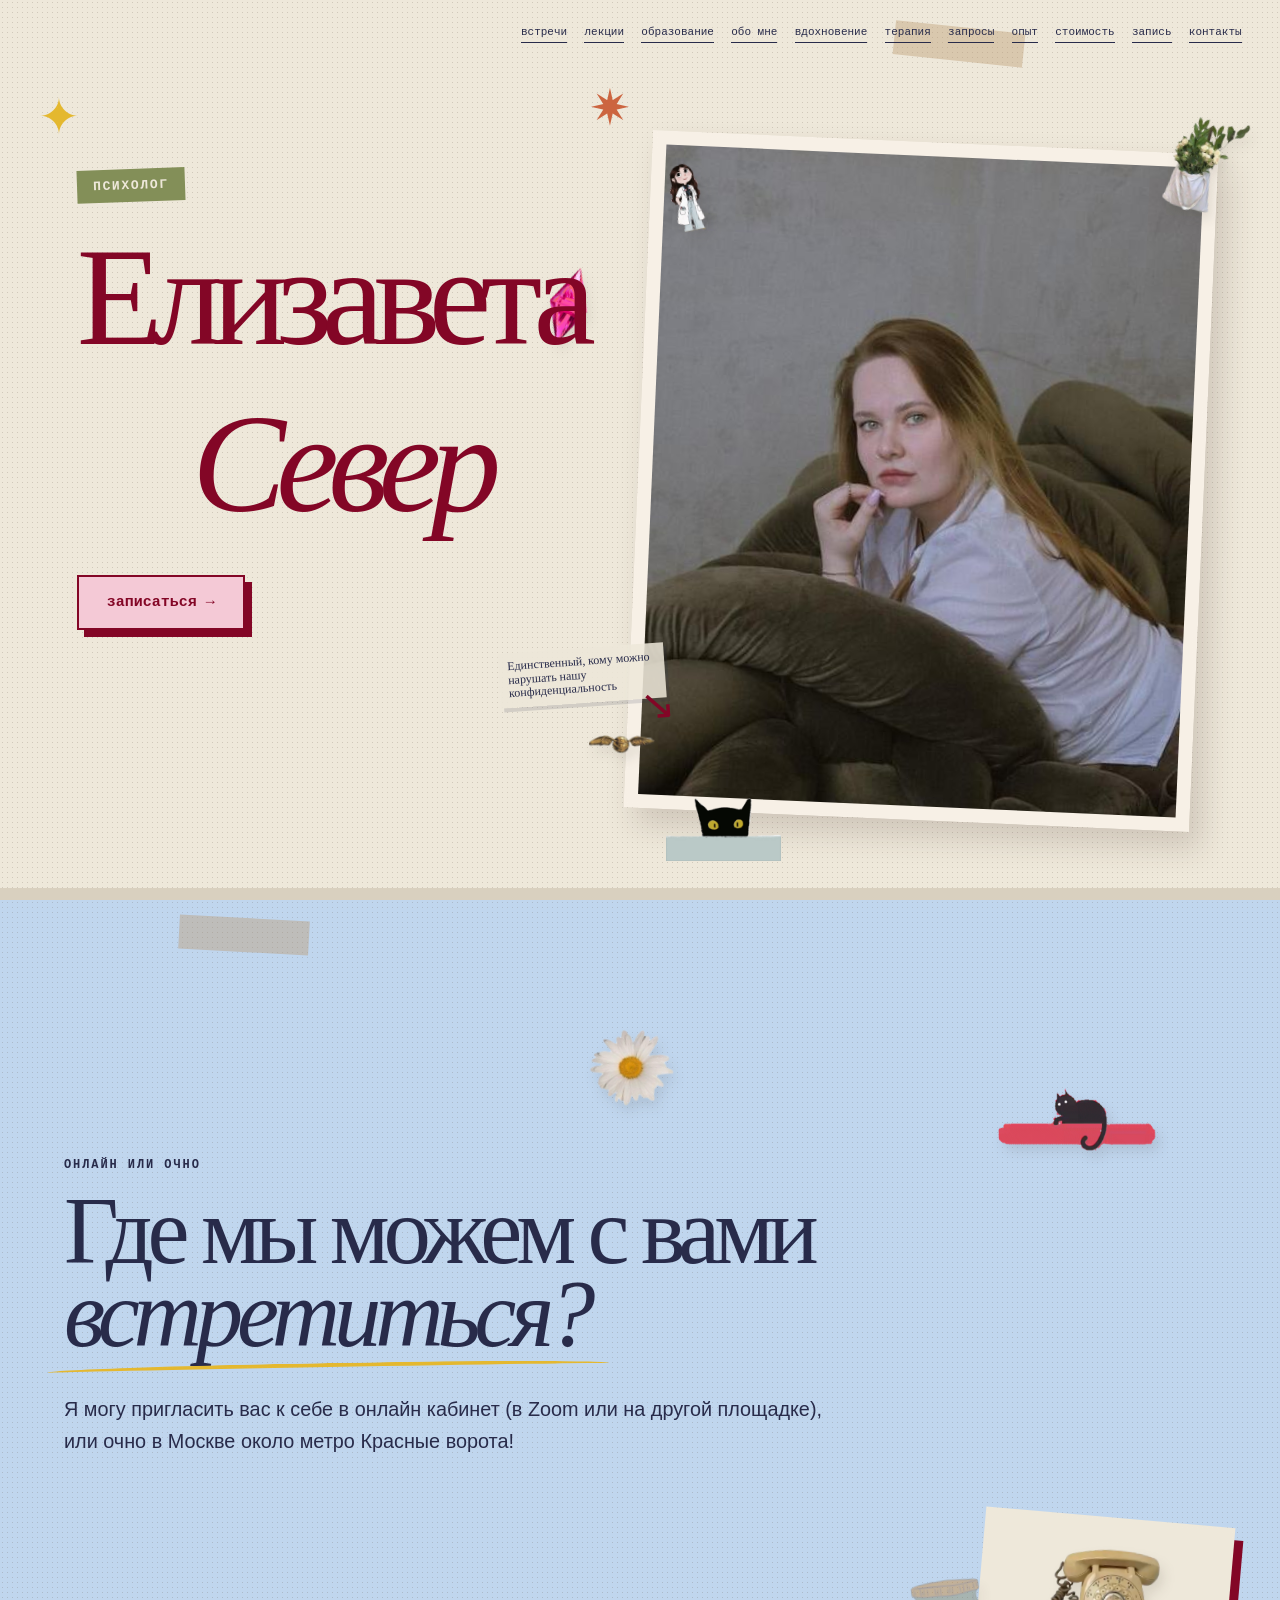
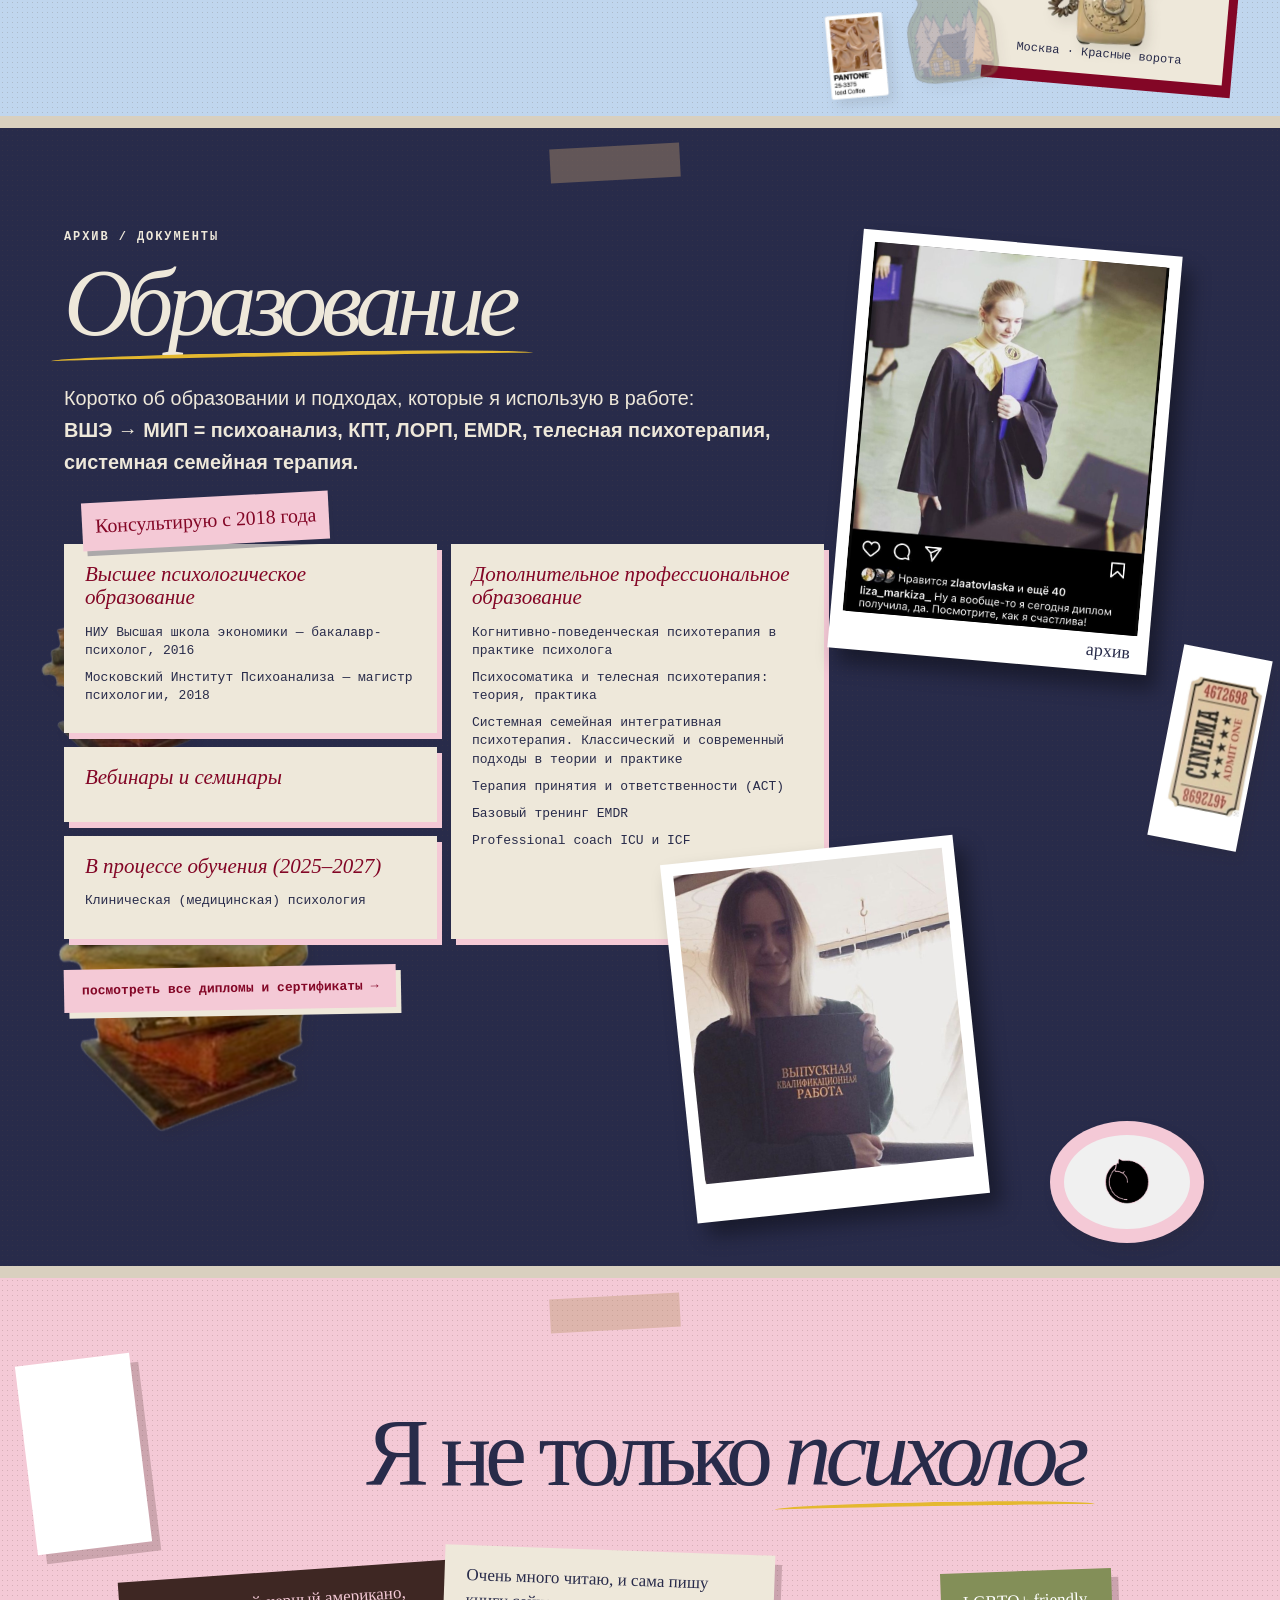
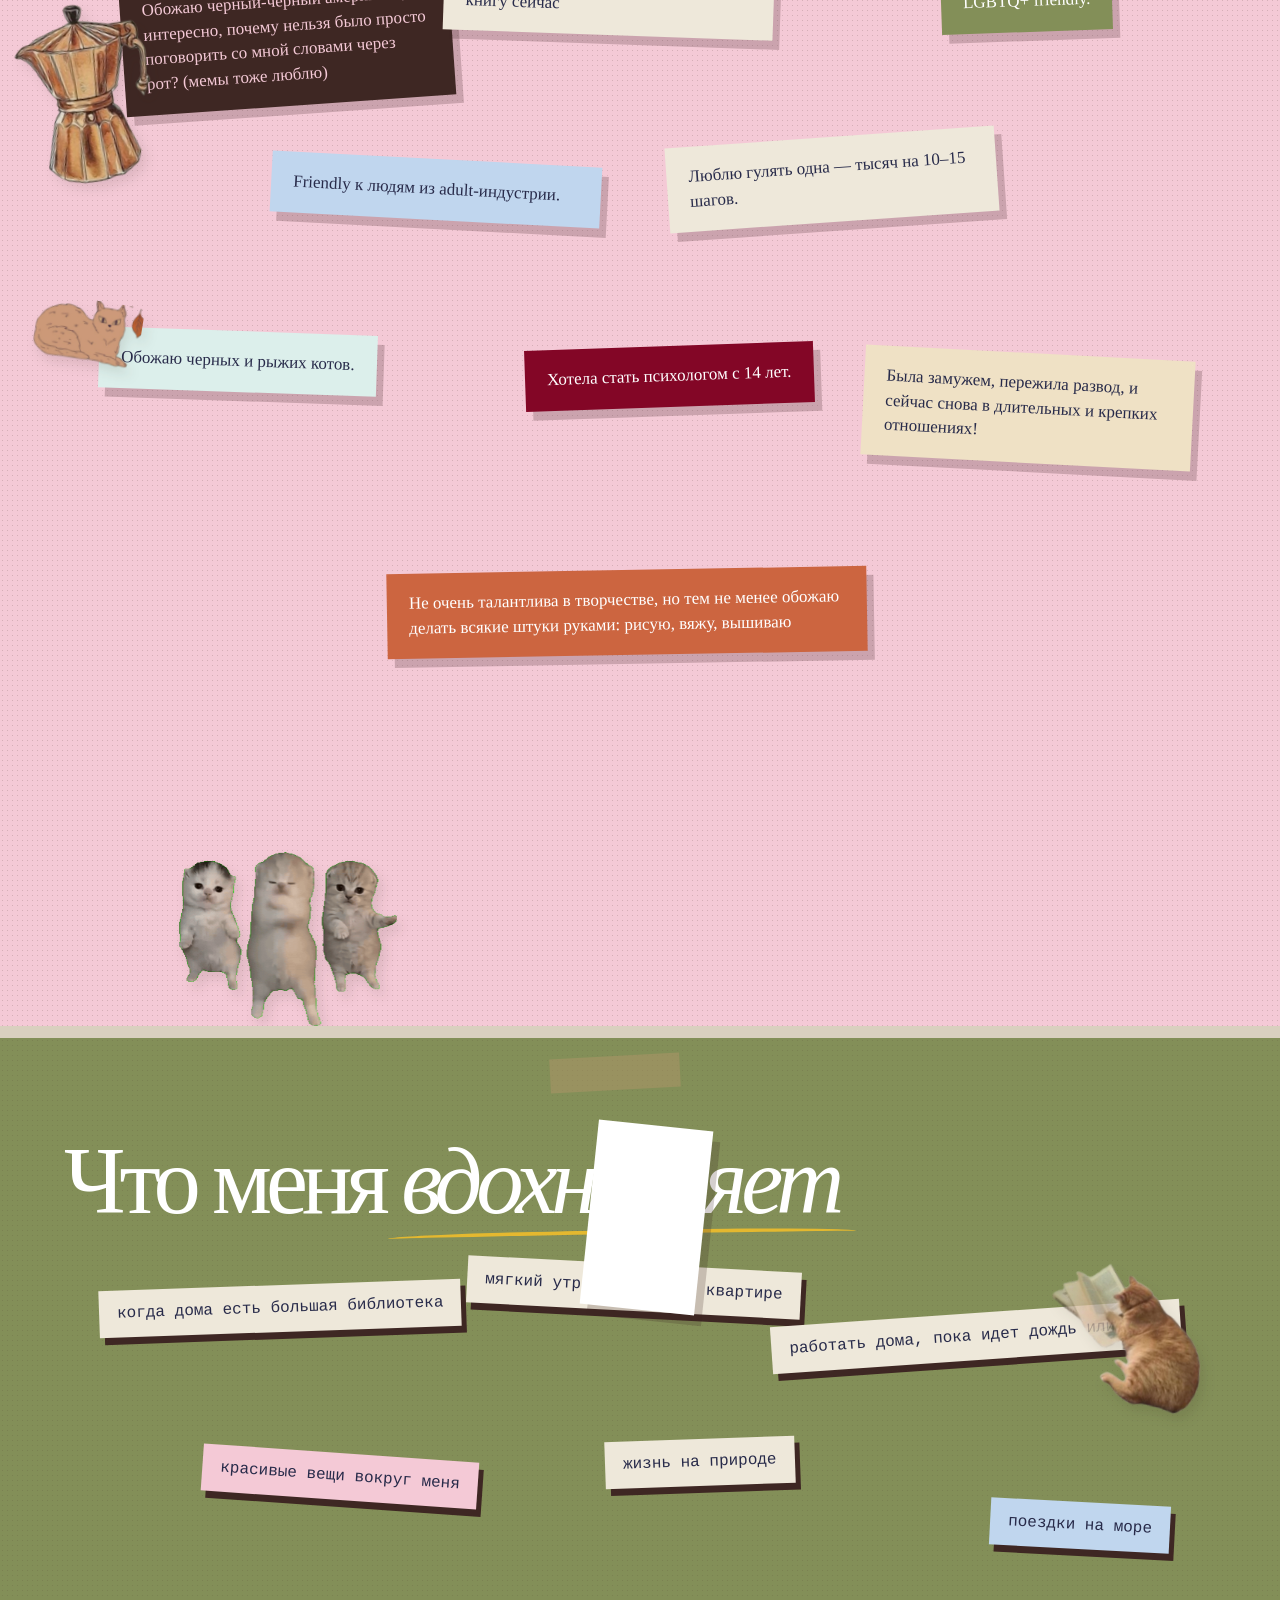
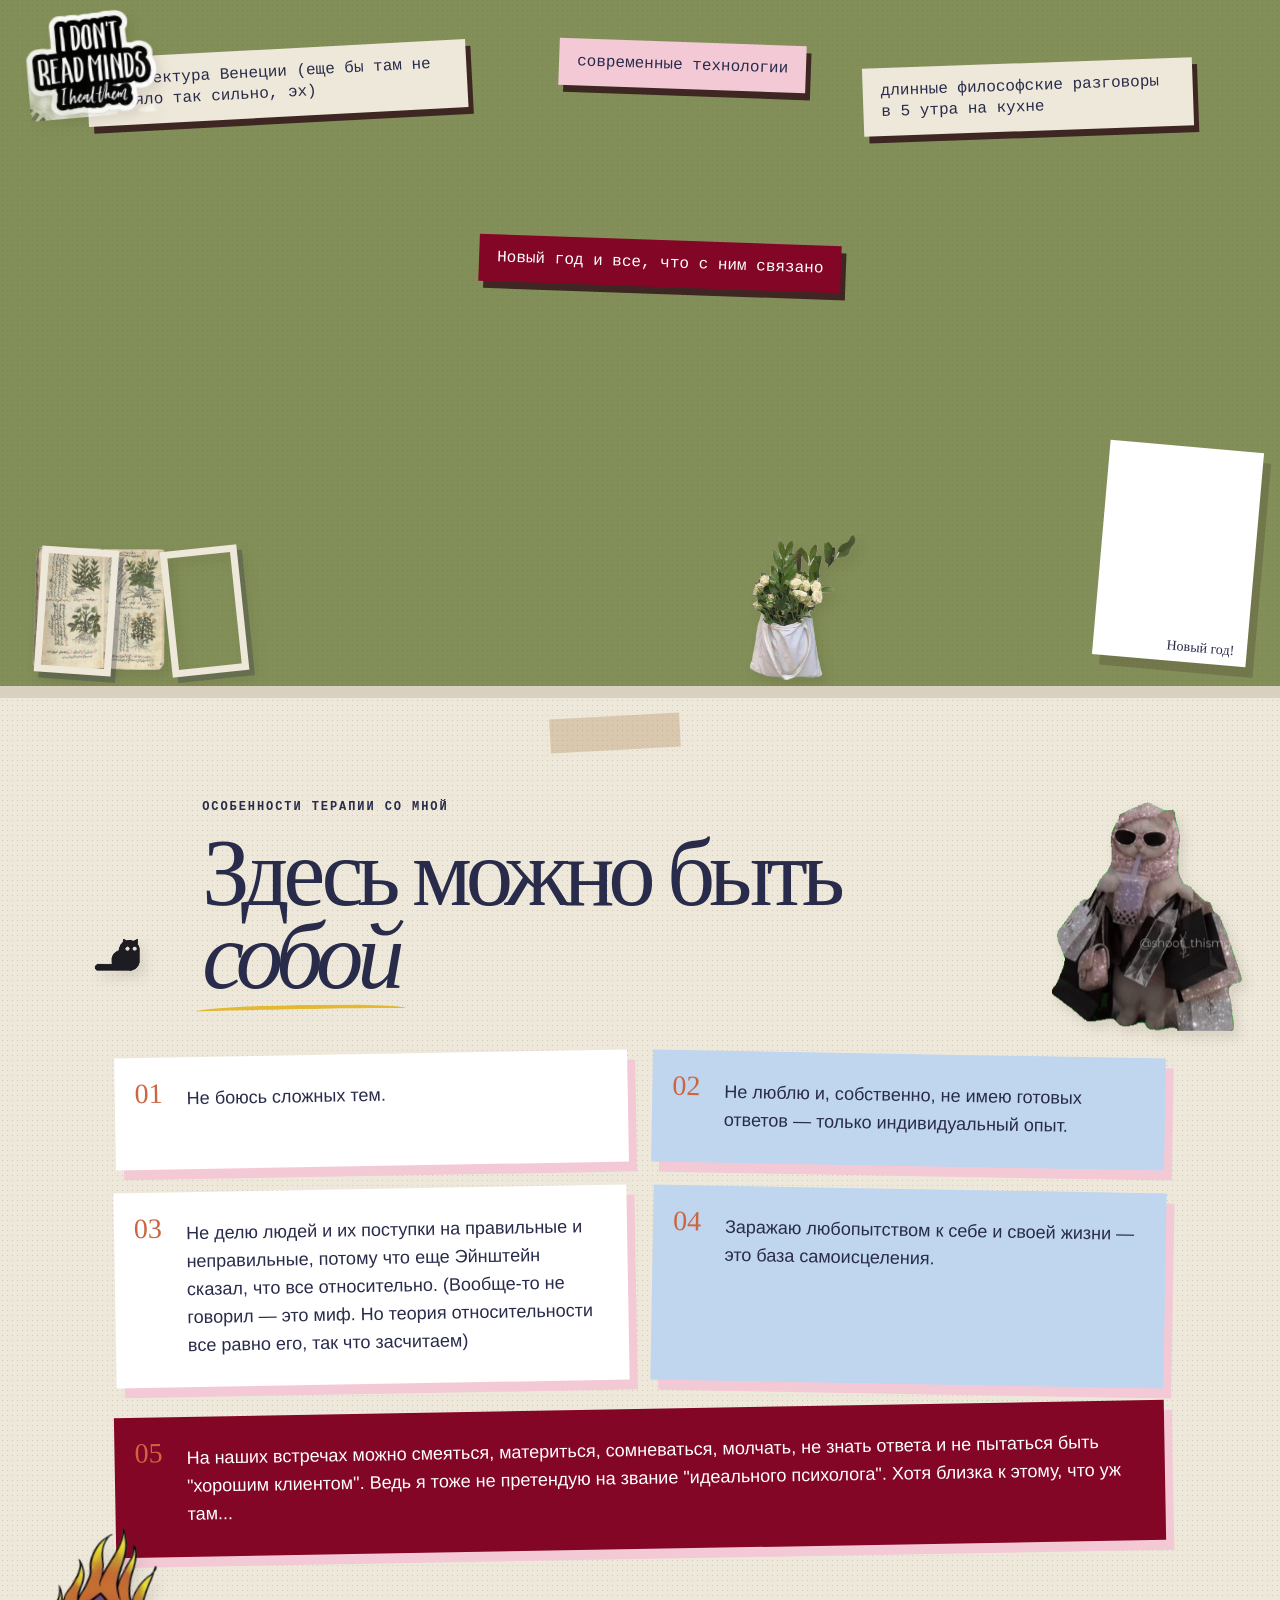
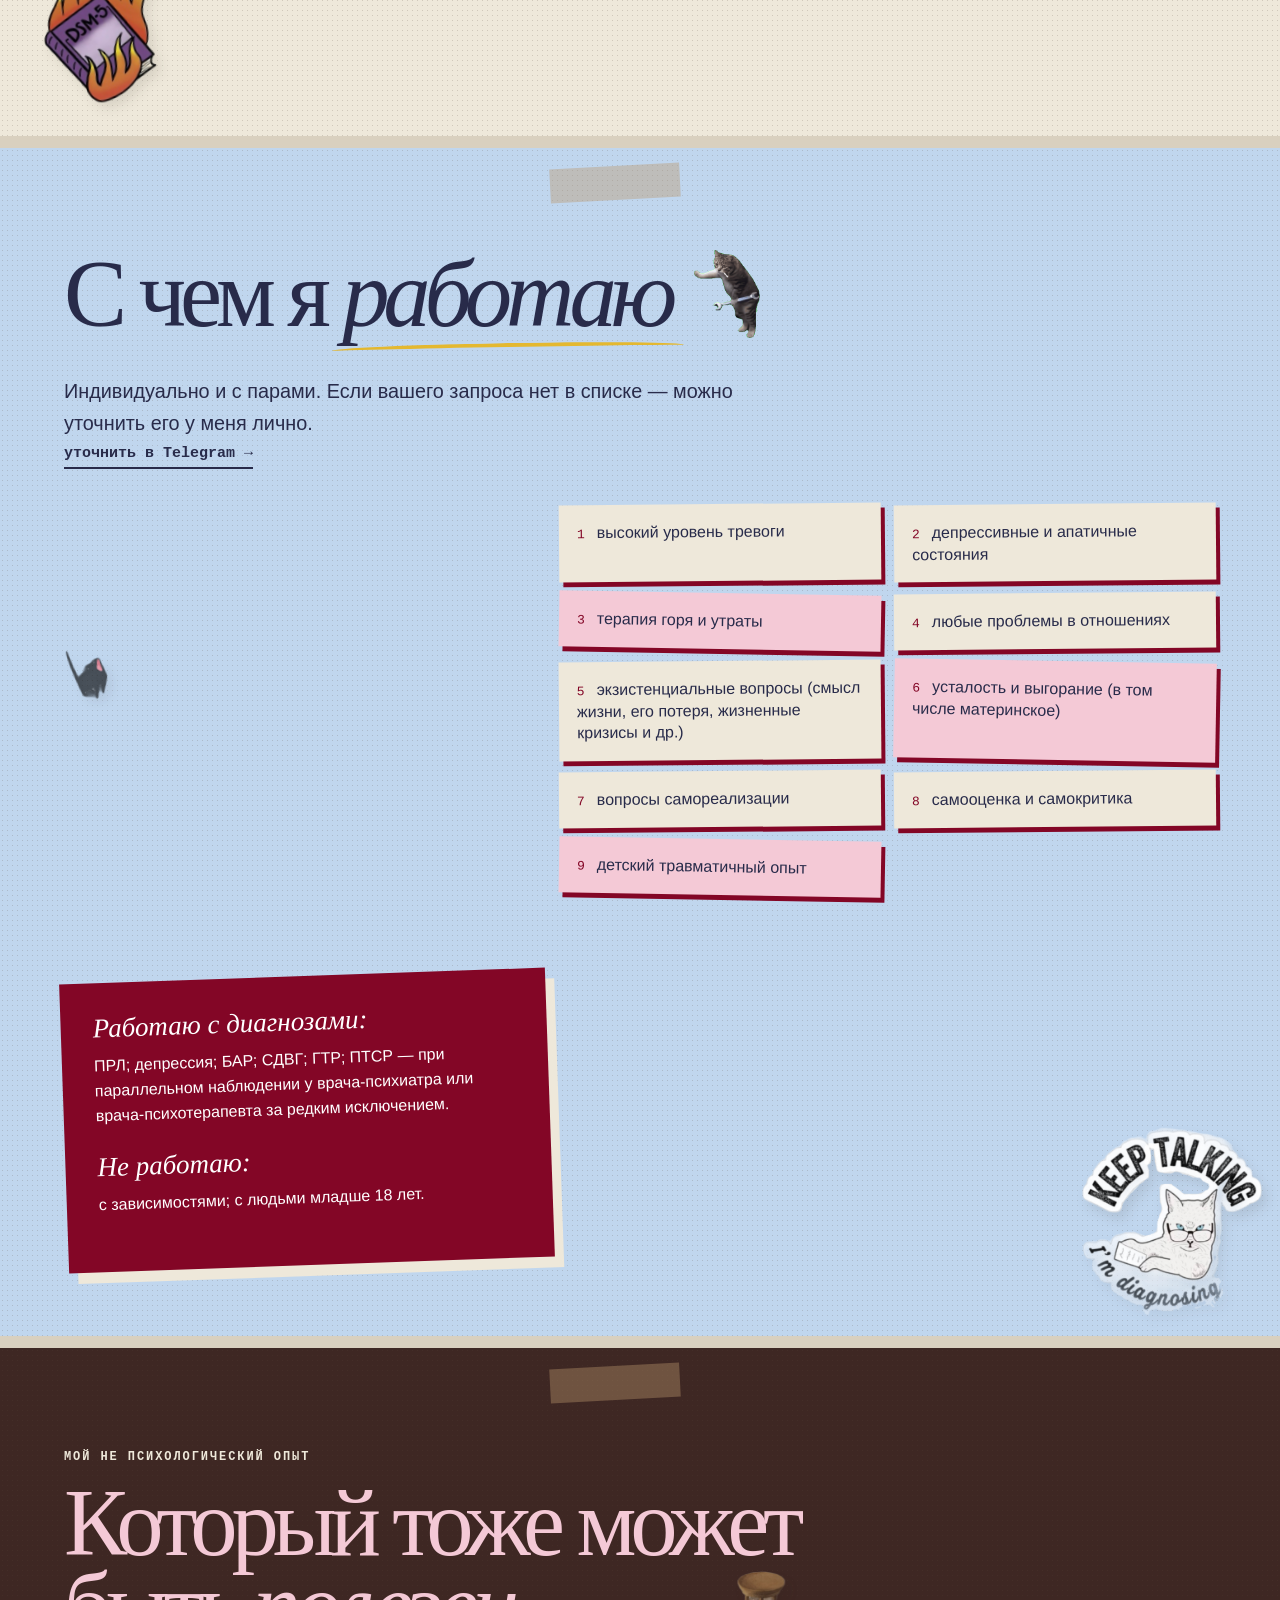
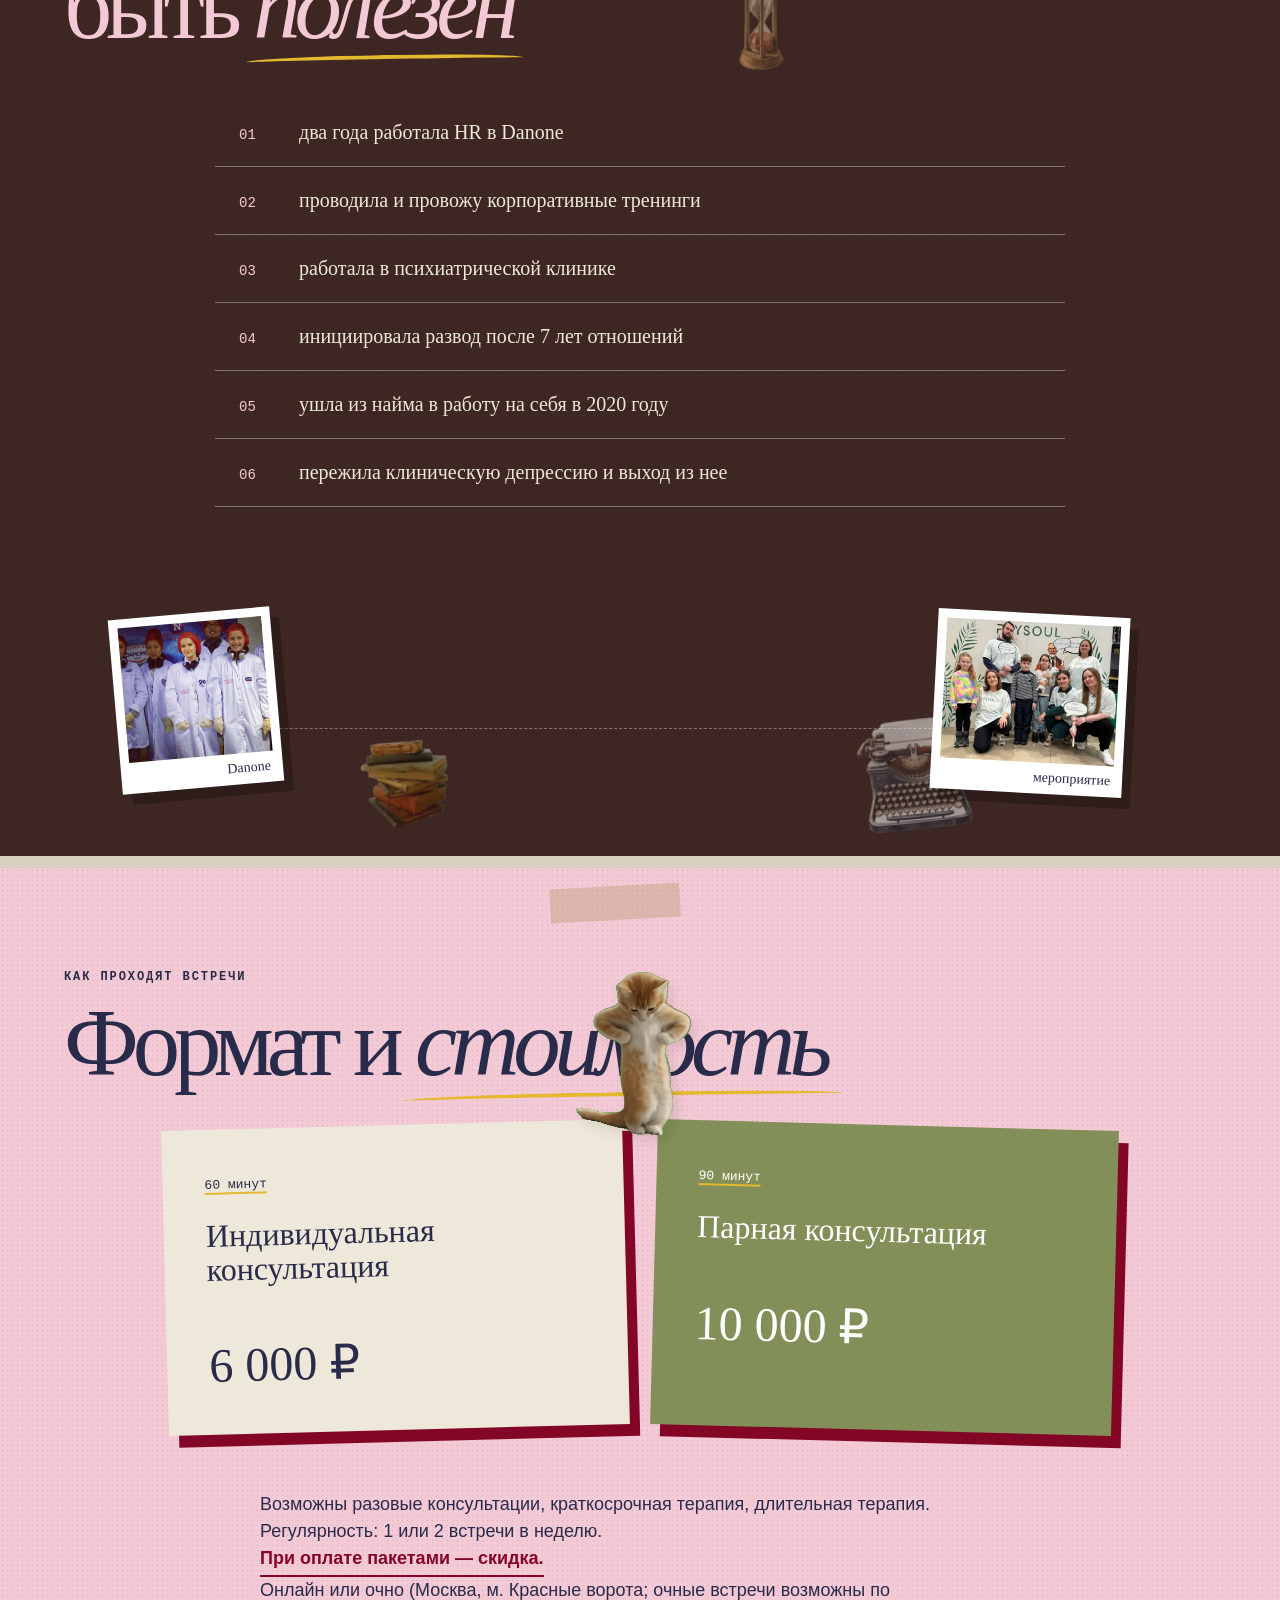
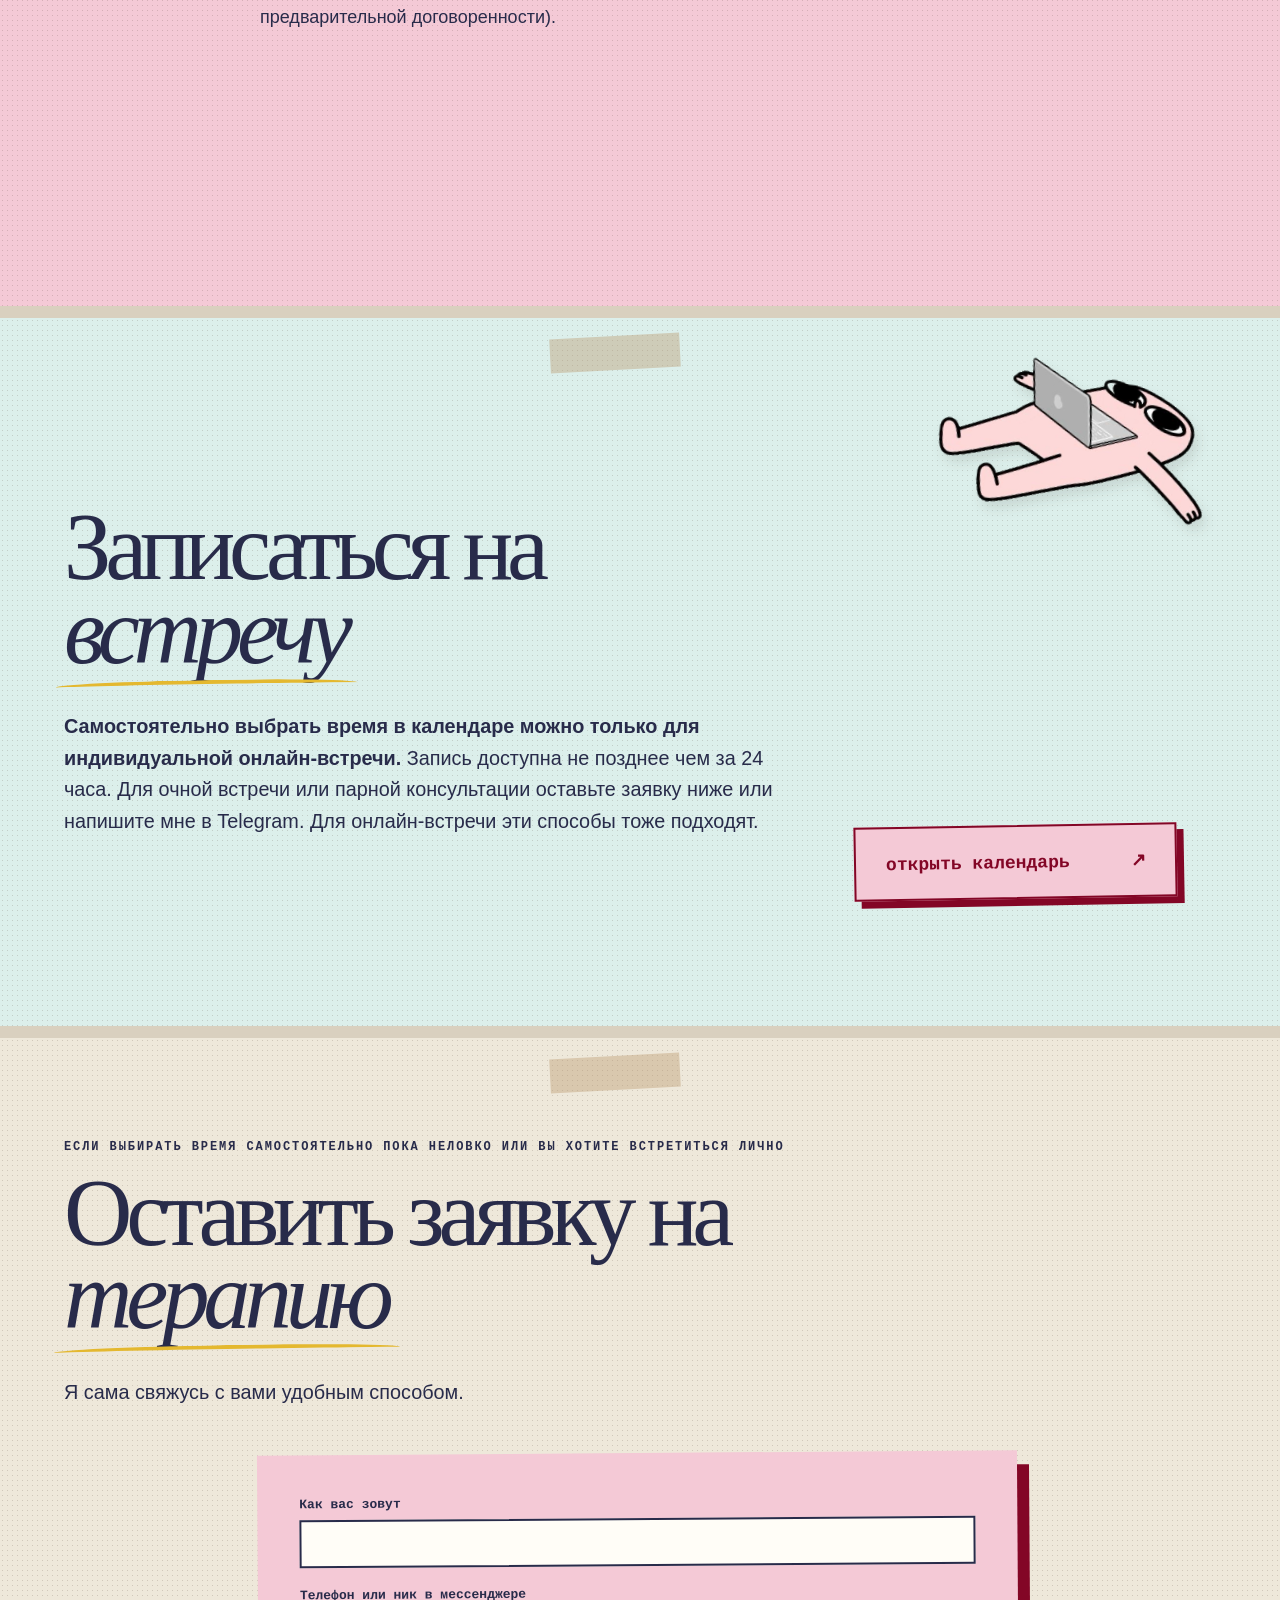
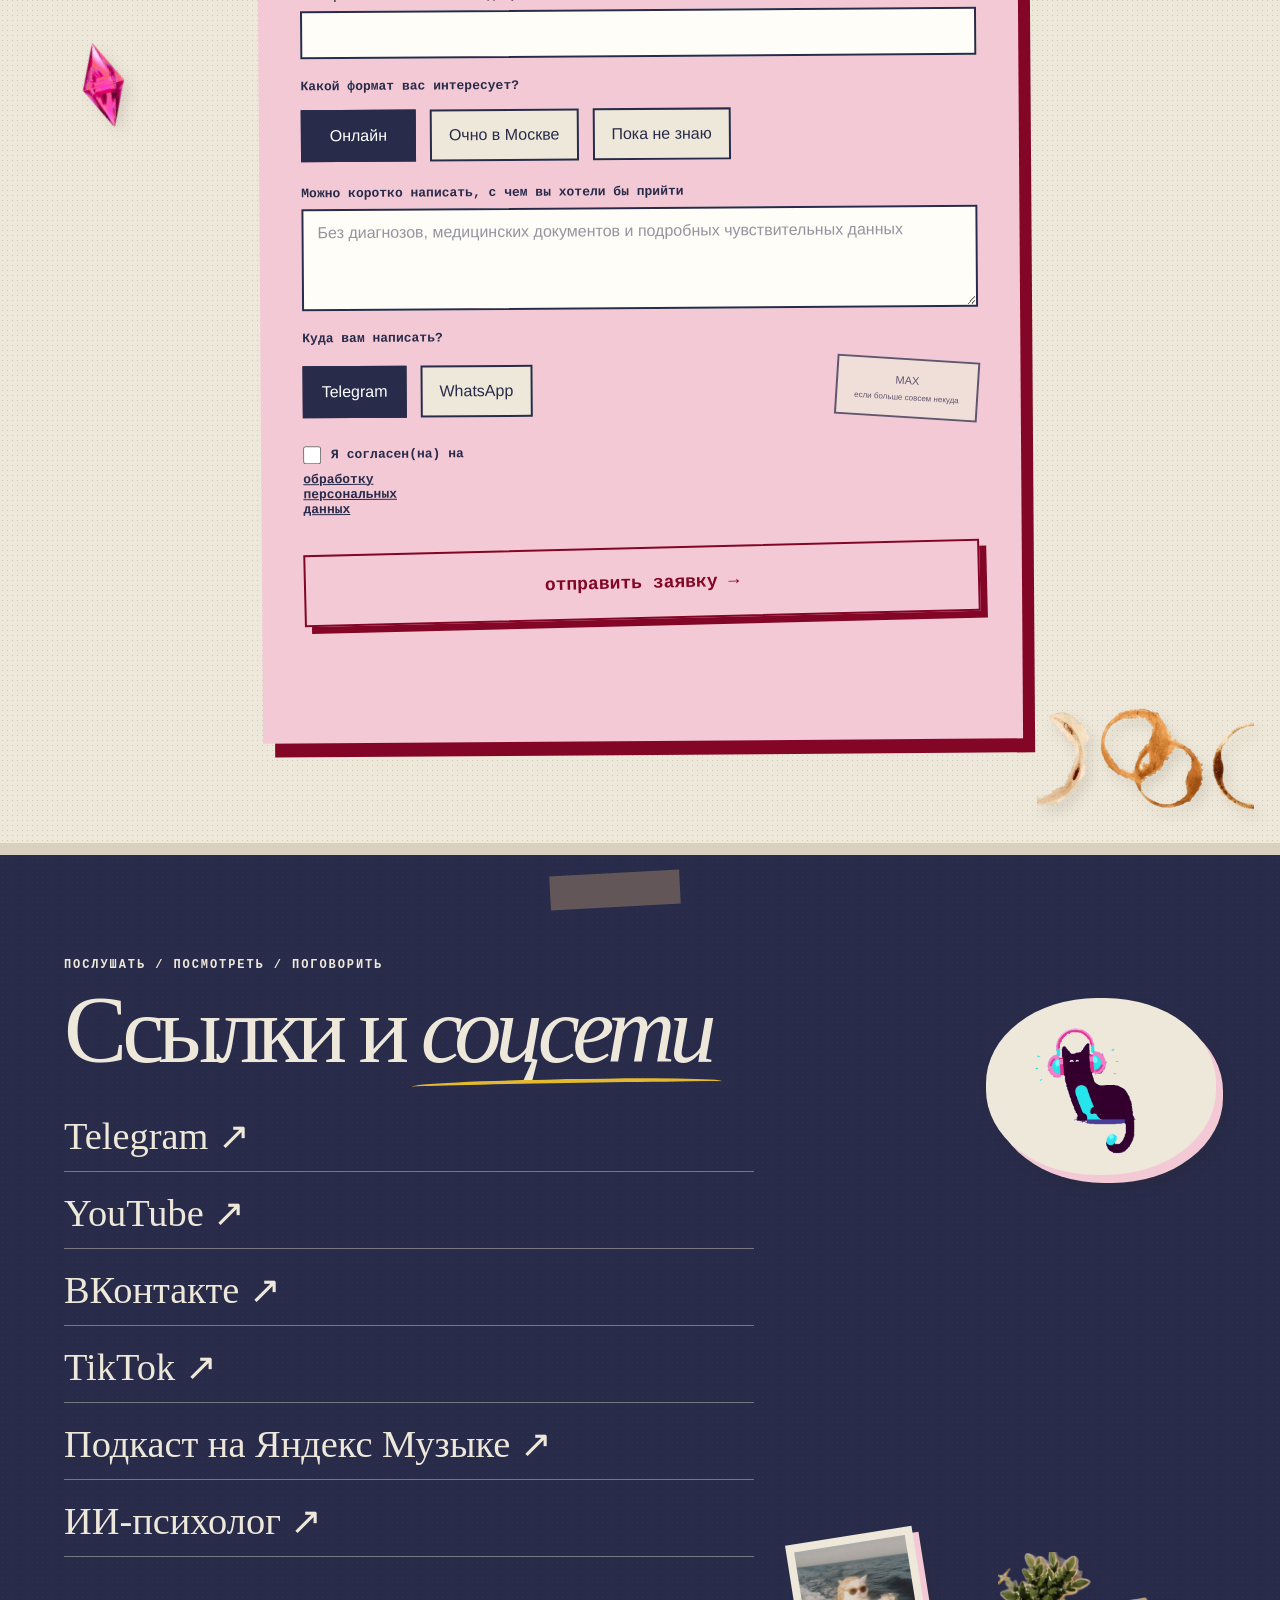
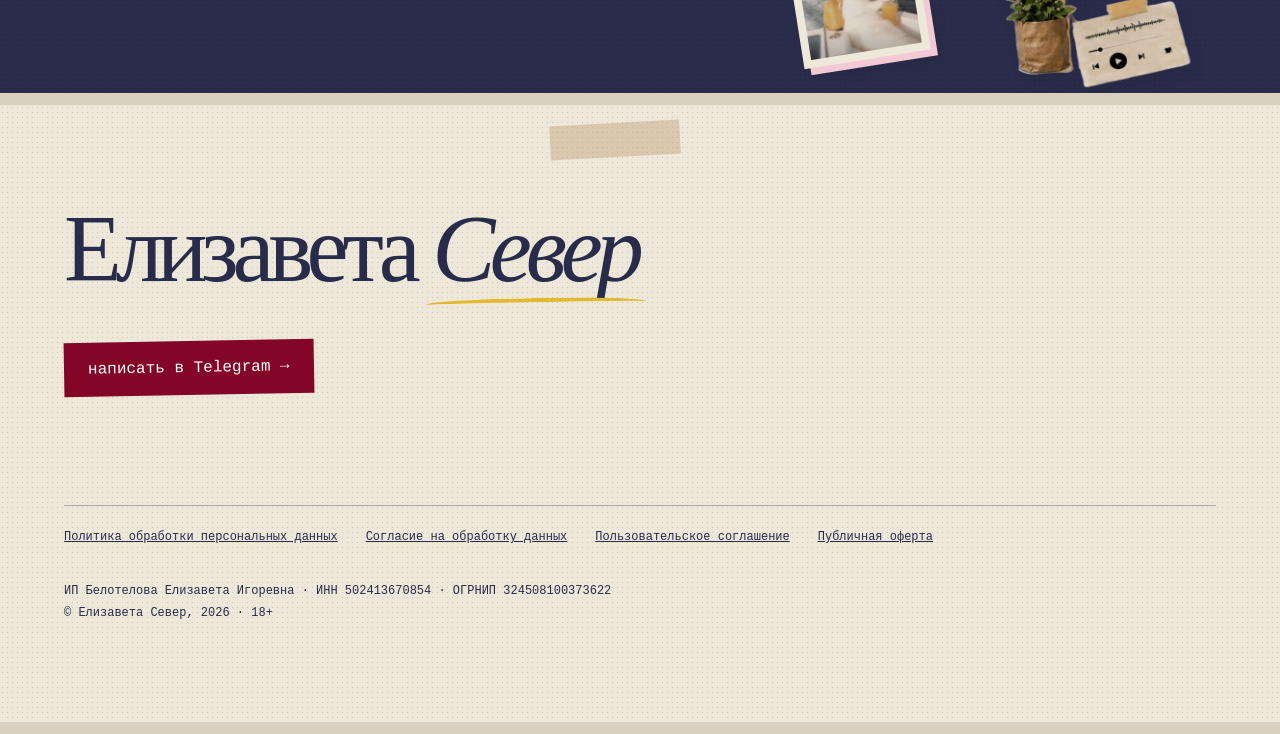
<file: index.html>
<!doctype html>
<html lang="ru">
  <head>
    <meta charset="utf-8" />
    <meta name="viewport" content="width=device-width, initial-scale=1" />
    <link rel="icon" type="image/svg+xml" href="/favicon.svg" />
    <link rel="canonical" href="https://severliza.ru/" />
    <style id="preloader-critical">
      html,body{margin:0}body.is-loading{overflow:hidden!important}body.is-loading>main{visibility:hidden!important;animation:main-failsafe 0s linear 6.2s forwards}.site-preloader{position:fixed;z-index:2147483647;inset:0;display:grid;place-items:center;box-sizing:border-box;padding:24px;background-color:#eee8da;background-image:radial-gradient(#282b4a24 .75px,transparent .75px);background-size:7px 7px;color:#282b4a;opacity:1;visibility:visible;animation:preloader-failsafe 0s linear 6.2s forwards}.site-preloader:before{content:"";position:absolute;width:min(68vw,330px);height:42px;top:9%;left:50%;background:#c6aa86aa;transform:translateX(-50%) rotate(-3deg)}.preloader-card{box-sizing:border-box;position:relative;width:min(86vw,440px);min-height:360px;padding:28px 24px 26px;text-align:center;background:#f4c9d6;box-shadow:13px 15px 0 #830626;transform:rotate(-1deg)}.preloader-title{margin:0 0 8px;color:#830626;font:700 13px/1.2 "Courier New",monospace;letter-spacing:.1em;text-transform:uppercase}.preloader-cat{display:flex;align-items:flex-end;justify-content:center;width:150px;height:110px;margin:0 auto 8px;font-size:72px;line-height:1;filter:drop-shadow(3px 5px 2px #282b4a24);animation:preloader-cat 1.45s ease-in-out infinite}.preloader-cat span+span{font-size:50px;margin:0 0 2px -22px}.preloader-phrase{display:flex;align-items:center;justify-content:center;min-height:64px;margin:0;color:#282b4a;font:italic 25px/1.08 Georgia,serif}.preloader-track{height:8px;margin:22px 8px 20px;background:#eee8da;border:1px solid #282b4a55;overflow:hidden}.preloader-track span{display:block;width:25%;height:100%;background:#838f58;animation:preloader-progress 1.55s ease-in-out infinite}.preloader-card small{color:#282b4a;font:11px/1.2 "Courier New",monospace;letter-spacing:.12em;text-transform:uppercase}body.site-ready .site-preloader{opacity:0;visibility:hidden;pointer-events:none;transition:opacity .48s ease,visibility .48s ease}body.site-ready>main{visibility:visible}@keyframes preloader-cat{0%,100%{transform:rotate(-4deg) translateY(2px)}50%{transform:rotate(4deg) translateY(-6px)}}@keyframes preloader-progress{0%{transform:translateX(-110%)}55%{width:44%}100%{transform:translateX(570%)}}@keyframes preloader-failsafe{to{opacity:0;visibility:hidden;pointer-events:none}}@keyframes main-failsafe{to{visibility:visible}}@media(max-width:800px){.preloader-phrase{font-size:23px}}@media(prefers-reduced-motion:reduce){.preloader-cat,.preloader-track span{animation-duration:3s}}
    </style>
    <link
      rel="stylesheet"
      href="/assets/index-d2fq4Kju.css?v=28"
      data-rsc-css-href="/assets/index-d2fq4Kju.css?v=28"
      data-precedence="vite-rsc/importer-resources"
    />
    <title>Психолог Елизавета Север</title>
    <meta
      name="description"
      content="Индивидуальные и парные консультации онлайн и очно в Москве. Терапия тревоги, отношений, жизненных кризисов и самооценки."
    />
    <meta name="author" content="Белотелова Елизавета Игоревна" />
    <script type="application/ld+json">
      {
        "@context": "https://schema.org",
        "@type": "Person",
        "name": "Елизавета Север",
        "alternateName": [
          "Белотелова Елизавета Игоревна",
          "Елизавета Игоревна Белотелова",
          "Елизавета Игоревна Север"
        ],
        "givenName": "Елизавета",
        "familyName": "Белотелова",
        "jobTitle": "Психолог",
        "url": "https://severliza.ru/",
        "sameAs": [
          "https://t.me/lizasever",
          "https://www.youtube.com/@lizzasever"
        ]
      }
    </script>
    <style id="mobile-stable-inline">
@media (max-width:800px){
.hero-note-arrow{left:22%!important;top:38%!important}
.meeting .copy,.meeting .wide-copy,.meeting h2{width:100%!important;max-width:100%!important}.meeting h2{font-size:clamp(48px,12.4vw,68px)!important;line-height:.9!important;white-space:normal!important;overflow-wrap:normal!important;word-break:normal!important}
.human .copy,.inspiration .copy{width:100%!important;margin:0!important;padding-right:0!important}.personal-one,.inspiration .personal-two{position:relative!important;inset:auto!important;display:block!important;width:min(31%,145px)!important;height:172px!important;margin:22px 1% 18px auto!important;z-index:4!important}.personal-one img,.personal-two img{width:100%!important;height:100%!important;object-fit:cover!important}.scrap-grid{margin-top:12px!important}.scrap-4{padding-right:108px!important;overflow:visible!important}.adult-inline{position:absolute!important;inset:50% 12px auto auto!important;width:86px!important;height:64px!important;transform:translateY(-50%)!important;z-index:9!important}.human-autumn,.human-cats{z-index:7!important}
.inspiration{padding-bottom:170px!important}.approach{padding-bottom:190px!important}.approach .insp-cat{position:absolute!important;inset:auto auto 26px 8%!important;width:22%!important;max-width:110px!important;z-index:6!important}.approach-cat{right:4%!important;bottom:28px!important;z-index:6!important}
.requests{padding-bottom:62px!important}.diagnosing-cat,.request-cat{position:relative!important;inset:auto!important;display:block!important;z-index:8!important}.diagnosing-cat{width:min(24%,115px)!important;margin:-34px 2% 18px auto!important}.request-cat{width:min(20%,96px)!important;margin:12px auto 0 8%!important}
.work-two img{object-position:right center!important}
.booking,.booking .copy{display:block!important}.booking .copy,.booking h2,.booking .copy p{width:100%!important;max-width:100%!important}.booking h2{font-size:clamp(48px,12.5vw,68px)!important;line-height:.92!important;white-space:normal!important;overflow-wrap:normal!important;word-break:normal!important}.booking .calendar-button{position:relative!important;inset:auto!important;display:flex!important;width:100%!important;max-width:100%!important;margin:28px 0 0!important;clear:both!important}
}

/* Экран подготовки первого экрана сайта. */
body.is-loading{overflow:hidden!important}
body.is-loading>main{visibility:hidden}
.site-preloader{animation:preloader-failsafe 0s linear 6.2s forwards}
body.is-loading>main{animation:main-failsafe 0s linear 6.2s forwards}
.site-preloader{position:fixed;z-index:99999;inset:0;display:grid;place-items:center;padding:24px;background-color:#eee8da;background-image:radial-gradient(#282b4a24 .75px,transparent .75px);background-size:7px 7px;opacity:1;visibility:visible;transition:opacity .48s ease,visibility .48s ease}
.site-preloader:before{content:"";position:absolute;width:min(68vw,330px);height:42px;top:9%;left:50%;background:#c6aa86aa;transform:translateX(-50%) rotate(-3deg)}
.preloader-card{position:relative;width:min(86vw,440px);min-height:400px;padding:30px 24px 28px;text-align:center;background:#f4c9d6;box-shadow:13px 15px 0 #830626;transform:rotate(-1deg)}
.preloader-title{margin:0 0 8px;color:#830626;font:700 13px/1.2 "Courier New",monospace;letter-spacing:.1em;text-transform:uppercase}
.preloader-cat{display:flex;align-items:flex-end;justify-content:center;width:150px;height:118px;margin:0 auto 8px;font-size:72px;line-height:1;filter:drop-shadow(3px 5px 2px #282b4a24);animation:preloader-cat 1.45s ease-in-out infinite}.preloader-cat span+span{font-size:50px;margin:0 0 2px -22px}
.preloader-phrase{min-height:58px;margin:0;color:#282b4a;font:italic 27px/1.05 Georgia,serif;transition:opacity .2s ease,transform .2s ease}
.preloader-phrase.is-changing{opacity:0;transform:translateY(9px)}
.preloader-track{height:8px;margin:26px 8px 22px;background:#eee8da;border:1px solid #282b4a55;overflow:hidden;transform:rotate(1deg)}
.preloader-track span{display:block;width:18%;height:100%;background:#838f58;animation:preloader-progress 1.55s ease-in-out infinite}
.preloader-card small{color:#282b4a;font:11px/1.2 "Courier New",monospace;letter-spacing:.12em;text-transform:uppercase}
body.site-ready .site-preloader{opacity:0;visibility:hidden;pointer-events:none}
body.site-ready>main{visibility:visible}
@keyframes preloader-cat{0%,100%{transform:rotate(-7deg) translateY(2px)}50%{transform:rotate(7deg) translateY(-8px)}}
@keyframes preloader-progress{0%{transform:translateX(-110%)}55%{width:44%}100%{transform:translateX(570%)}}
@keyframes preloader-failsafe{to{opacity:0;visibility:hidden;pointer-events:none}}
@keyframes main-failsafe{to{visibility:visible}}
@media (max-width:800px){.preloader-card{min-height:360px;padding:28px 20px 26px}.preloader-cat{width:142px;height:110px}.preloader-phrase{font-size:23px}.hero{min-height:980px!important}.hero-photo{box-sizing:border-box!important;width:72%!important;height:auto!important;aspect-ratio:2/3!important;top:390px!important;right:3%!important;padding:10px!important;overflow:hidden!important}.hero-photo img{display:block!important;position:static!important;width:100%!important;height:100%!important;max-width:none!important;object-fit:cover!important;object-position:center center!important}}
@media (prefers-reduced-motion:reduce){.preloader-cat,.preloader-track span{animation-duration:3s}.site-preloader,.preloader-phrase{transition:none}}

/* Targeted mobile corrections. */
.hero-photo{background:#f7f0e6!important}
@media (max-width:800px){
  .hero-photo{height:auto!important;aspect-ratio:auto!important;clip-path:none!important;padding:10px!important}
  .hero-photo img{display:block!important;position:relative!important;inset:auto!important;width:100%!important;height:auto!important;aspect-ratio:auto!important;object-fit:contain!important;max-width:none!important}
  .hero-confidential .hero-secret-cat{width:54%!important;top:48px!important;left:39%!important}
  .cat-line{width:20%!important;top:29%!important;right:0!important}
  .education .since-note{position:relative!important;inset:auto!important;display:inline-block!important;width:auto!important;margin:18px 0 28px!important;padding:12px 18px!important;transform:rotate(-2deg)!important;z-index:12!important}
  .human{padding-bottom:190px!important}
  .human-cats{left:4%!important;bottom:28px!important;z-index:8!important}
  .inspiration{padding-bottom:430px!important}
  .inspiration-cloud{margin-bottom:0!important}
  .insp-reading{top:auto!important;bottom:230px!important;left:2%!important}
  .newyear-photo{top:auto!important;bottom:24px!important;right:2%!important}
  .inspiration-morning{top:auto!important;bottom:34px!important;left:3%!important}
  .inspiration-window{top:auto!important;bottom:30px!important;left:18%!important}
  .inspiration-christmas-cat{top:auto!important;bottom:36px!important;right:32%!important}
  .inspiration-grinch{top:auto!important;bottom:36px!important;right:48%!important}
  .approach{padding-bottom:220px!important}
  .approach .insp-cat{position:absolute!important;inset:auto auto 28px 7%!important;width:22%!important;max-width:108px!important;z-index:7!important}
  .approach-cat{position:absolute!important;inset:auto 5% 30px auto!important;width:20%!important;max-width:100px!important;z-index:7!important}
  .requests{padding-bottom:110px!important}
  .requests .copy .request-cat{position:relative!important;inset:auto!important;display:block!important;width:min(22%,104px)!important;margin:14px 2% 16px auto!important;z-index:8!important}
  .request-brain{top:auto!important;bottom:18px!important;left:auto!important;right:5%!important;width:min(18%,86px)!important}
}
/* Lightweight movement for static cat stickers. No animated media requests. */
.css-motion {
  transform-origin: 50% 85%;
  will-change: transform;
  animation: cat-gentle-wiggle 2.8s ease-in-out infinite;
}

.human-cats.css-motion {
  animation-name: cat-small-dance;
  animation-duration: 1.7s;
}

.request-cat.css-motion,
.price-cat.css-motion {
  animation-name: cat-soft-bounce;
  animation-duration: 2.2s;
}

.media-cat.css-motion,
.approach-cat.css-motion {
  animation-name: cat-slow-sway;
  animation-duration: 3.4s;
}

@keyframes cat-gentle-wiggle {
  0%, 100% { transform: rotate(-2deg); }
  50% { transform: rotate(2deg) translateY(-2px); }
}

@keyframes cat-small-dance {
  0%, 100% { transform: translateY(0) rotate(-1.5deg); }
  50% { transform: translateY(-5px) rotate(1.5deg); }
}

@keyframes cat-soft-bounce {
  0%, 100% { transform: translateY(0); }
  50% { transform: translateY(-7px); }
}

@keyframes cat-slow-sway {
  0%, 100% { transform: rotate(-2.5deg); }
  50% { transform: rotate(2.5deg); }
}

@media (prefers-reduced-motion: reduce) {
  .css-motion { animation: none !important; }
}

/* First screen v22: photo, note and cat are fully independent. */
.first-screen-photo-v22{
  box-sizing:content-box;
  display:block;
  position:absolute;
  z-index:3;
  top:16%;
  right:8%;
  width:min(39vw,570px);
  height:auto;
  padding:14px;
  background:#f7f0e6;
  object-fit:contain;
  transform:rotate(2.5deg);
  box-shadow:12px 16px 30px #3e27232d;
}
.first-screen-cat-v22{
  pointer-events:none;
  display:block;
  position:absolute;
  z-index:8;
  top:auto;
  bottom:4%;
  left:43%;
  width:10%;
  height:auto;
  animation:first-screen-cat-wiggle 2.8s ease-in-out infinite;
  transform-origin:50% 85%;
}
.first-screen-note-v22{
  position:absolute;
  z-index:8;
  top:65%;
  left:18%;
  width:22%;
  max-width:245px;
  padding:7px 9px;
  color:#282b4a;
  background:#eee8dad9;
  font:12px/1.13 "Bradley Hand","Segoe Print","Comic Sans MS",cursive;
  transform:rotate(-4deg);
  box-shadow:3px 4px #282b4a24;
}
.first-screen-arrow-v22{
  position:absolute;
  z-index:4;
  top:40%;
  left:25%;
  font-size:24px;
  transform:rotate(28deg);
}
@keyframes first-screen-cat-wiggle{
  0%,100%{transform:rotate(-2deg)}
  50%{transform:rotate(2deg) translateY(-2px)}
}
@media(max-width:800px){
  .first-screen-photo-v22{top:390px;right:3%;width:72%;height:auto;padding:10px;transform:rotate(2.5deg)}
  .first-screen-note-v22{top:70%;left:3%;width:18%;max-width:128px;padding:0;background:transparent;font:9px/1.08 "Bradley Hand","Segoe Print","Comic Sans MS",cursive;box-shadow:none;transform:rotate(-4deg)}
  .first-screen-cat-v22{top:auto;bottom:15.5%;left:24%;width:24%;height:auto}
  .first-screen-arrow-v22{display:none}
  .hero-arrow{top:auto!important;bottom:17.5%!important;left:14%!important;width:11%!important;transform:rotate(-18deg)!important}
  .hero-snitch{top:auto!important;bottom:7.5%!important;left:40%!important}
  .hero-plumbob{top:auto!important;bottom:5.5%!important;left:39%!important}
  .hero-coffee-ring{bottom:0.8%!important;left:34%!important}
  .inspiration{padding-bottom:350px!important}
  .approach .insp-cat{inset:auto auto 34px 28%!important}
  .requests .copy h2{display:inline!important}
  .requests .copy .request-cat{position:relative!important;inset:auto!important;display:inline-block!important;width:min(18%,86px)!important;margin:0 0 -18px 10px!important;vertical-align:baseline!important}
  .requests .copy>p{margin-top:34px!important}
}
@media(prefers-reduced-motion:reduce){.first-screen-cat-v22{animation:none}}

/* Desktop layout fixes v30. Mobile layout stays unchanged. */
@media (min-width:801px){
  /* Return the approach heading to its earlier left-hand position. */
  .approach .copy{
    margin-left:20%!important;
  }

  /* Crop the portrait around Liza instead of showing mostly the wall. */
  .first-screen-photo-v22{
    right:6%;
    width:min(42vw,620px);
    height:min(66vw,650px);
    object-fit:cover;
    object-position:center 72%;
  }

  /* Keep the confidentiality note and cat together at the photo edge. */
  .first-screen-note-v22{
    top:73%;
    left:39%;
    width:13%;
    max-width:185px;
  }
  .first-screen-arrow-v22{
    top:76%;
    left:50%;
    transform:rotate(14deg);
  }
  .first-screen-cat-v22{
    bottom:3%;
    left:52%;
    width:9%;
  }

  /* This asset contains a stray pixel and a disconnected arrow. */
  .approach .read-minds{
    display:none!important;
  }
  /* The source PNG is damaged and renders as a stray fragment. */
  .approach .approach-psychologist{
    display:none!important;
  }
  /* Move the actual large cat from the left side to the upper right. */
  .approach .insp-cat{
    position:absolute!important;
    inset:10% 3% auto auto!important;
    width:15%!important;
    max-width:190px!important;
    z-index:6!important;
  }

  /* Put the animated repair cat directly after the word “работаю”. */
  .requests .request-cat{
    display:none!important;
  }
  .requests .copy h2::after{
    content:"";
    display:inline-block;
    width:88px;
    height:88px;
    margin-left:12px;
    background:url('/assets/cat-4502-animated.png') center/contain no-repeat;
    vertical-align:-12px;
  }
}

</style>
    <noscript><style>body.is-loading>main{visibility:visible}.site-preloader{display:none}</style></noscript>
    <style id="mobile-immediate-render-v29">
      @media (max-width: 800px) {
        body.is-loading { overflow: auto !important; }
        body.is-loading > main {
          visibility: visible !important;
          animation: none !important;
        }
        .site-preloader {
          display: none !important;
          animation: none !important;
        }
      }
    </style>
    <style id="desktop-approach-final-v34">
      @media (min-width:801px){
        #approach-heading-final{margin-left:12%!important}
        #approach-big-cat-final{position:absolute!important;inset:10% 3% auto auto!important;width:15%!important;max-width:190px!important;z-index:6!important}
        .first-screen-arrow-v22{
          display:block!important;
          top:77%!important;
          left:50%!important;
          color:#830626!important;
          font-family:Georgia,serif!important;
          font-size:42px!important;
          line-height:1!important;
          z-index:12!important;
          transform:rotate(-4deg)!important;
        }
        #format-price-cat-final{
          position:absolute!important;
          top:10%!important;
          left:45%!important;
          right:auto!important;
          bottom:auto!important;
          width:9%!important;
          max-width:125px!important;
          z-index:7!important;
        }
      }
    </style>
  </head>
  <body class="is-loading">
    <div class="site-preloader" role="status" aria-live="polite">
      <div class="preloader-card">
        <p class="preloader-title">Подождите минуточку</p>
        <div class="preloader-cat" aria-hidden="true"><span>👩🏼‍🏫</span><span>🐈</span></div>
        <p class="preloader-phrase">сканирую защитные механизмы…</p>
        <div class="preloader-track"><span></span></div>
        <small>Елизавета Север · психолог</small>
      </div>
    </div>
    <script>
      (() => {
        const phrases = [
          "сканирую защитные механизмы…",
          "отключаю внутреннего критика…",
          "договариваюсь с прокрастинацией…",
          "стабилизирую самооценку…",
          "готовлю единорогов, которые унесут все тревоги…",
          "программирую на здоровые отношения…"
        ];
        let index = 0;
        const phrase = document.querySelector(".preloader-phrase");
        const startedAt = Date.now();
        let finished = false;
        const finishPreloader = () => {
          if (finished) return;
          finished = true;
          const wait = Math.max(0, 2200 - (Date.now() - startedAt));
          setTimeout(() => {
            clearInterval(timer);
            document.body.classList.remove("is-loading");
            document.body.classList.add("site-ready");
            setTimeout(() => document.querySelector(".site-preloader")?.remove(), 500);
          }, wait);
        };
        document.addEventListener("error", (event) => {
          const image = event.target;
          if (!(image instanceof HTMLImageElement)) return;
          if (image.dataset.noRetry === "true") return;
          const retries = Number(image.dataset.loadRetries || 0);
          if (retries < 2) {
            image.dataset.loadRetries = String(retries + 1);
            const retryUrl = new URL(image.currentSrc || image.src, location.href);
            retryUrl.searchParams.set("retry", String(retries + 1));
            setTimeout(() => { image.src = retryUrl.href; }, 350 * (retries + 1));
          } else if (image.dataset.posterSrc && image.src !== image.dataset.posterSrc) {
            image.src = image.dataset.posterSrc;
          }
        }, true);
        const timer = setInterval(() => {
          index = (index + 1) % phrases.length;
          if (phrase) phrase.textContent = phrases[index];
        }, 1850);
        if (document.readyState === "loading") {
          document.addEventListener("DOMContentLoaded", finishPreloader, { once: true });
        } else {
          finishPreloader();
        }
        setTimeout(finishPreloader, 4000);
      })();
    </script>
    <main>
      <section class="hero sheet" id="top">
        <nav class="hero-nav" aria-label="Навигация">
          <a href="#about">встречи</a><a href="/lectures/">лекции</a
          ><a href="#education">образование</a
          ><a href="#personal">обо мне</a><a href="#inspiration">вдохновение</a
          ><a href="#approach">терапия</a><a href="#requests">запросы</a
          ><a href="#experience">опыт</a><a href="#format">стоимость</a
          ><a href="#booking">запись</a><a href="#contacts">контакты</a>
        </nav>
        <div class="hero-copy">
          <span class="tiny-label">ПСИХОЛОГ</span>
          <h1><span>Елизавета</span><span>Север</span></h1>
          <a
            class="cutout-button"
            href="https://calendar.app.google/Dwv2RhNbMu6cyNma6"
            target="_blank"
            rel="noreferrer"
            >записаться →</a
          >
        </div>
        <img
          class="first-screen-photo-v22"
          src="[data-uri]"
          alt="Елизавета Север"
          width="480"
          height="720"
          loading="eager"
          decoding="sync"
          fetchpriority="high"
          data-no-retry="true"
        />
        <span class="first-screen-note-v22"
          >Единственный, кому можно нарушать нашу конфиденциальность</span
        ><span class="first-screen-arrow-v22">↘</span
        ><img
            class="first-screen-cat-v22"
            src="[data-uri]"
            loading="eager"
            decoding="async"
            alt=""
            aria-hidden="true"
            data-no-retry="true"
          />
        <img loading="lazy"
          class="sticker hero-arrow"
          src="/assets/arrow.png"
          alt=""
          aria-hidden="true"
        /><img loading="lazy"
          class="sticker hero-snitch extra-collage"
          src="/assets/snitch.png"
          alt=""
          aria-hidden="true"
        /><img loading="lazy"
          class="sticker hero-plumbob extra-collage"
          src="/assets/plumbob.png"
          alt=""
          aria-hidden="true"
        /><span class="hero-coffee-ring extra-collage" aria-hidden="true"></span
        ><img loading="lazy"
          class="sticker hero-daisy extra-collage"
          src="/assets/flowers.png"
          alt=""
          aria-hidden="true"
        /><span class="spark s1">✦</span><span class="spark s2">✷</span>
      </section>
      <section class="meeting sheet" id="about">
        <div class="copy wide-copy">
          <p class="kicker">онлайн или очно</p>
          <h2>
            Где мы можем с вами <span class="doodle-title">встретиться?</span>
          </h2>
          <p class="big-text">
            Я могу пригласить вас к себе в онлайн кабинет (в Zoom или на другой
            площадке), или очно в Москве около метро Красные ворота!
          </p>
        </div>
        <div class="postcard">
          <img loading="lazy"
            class="sticker"
            src="/assets/phone.png"
            alt=""
            aria-hidden="true"
          /><span>Москва · Красные ворота</span>
        </div>
        <img loading="lazy"
          class="sticker css-motion cat-line"
          src="/assets/cat-line.png"
          alt=""
          aria-hidden="true"
        /><img loading="lazy"
          class="sticker house-jar"
          src="/assets/house-jar.png"
          alt=""
          aria-hidden="true"
        /><img loading="lazy"
          class="sticker meeting-daisy extra-collage"
          src="/assets/daisy.png"
          alt=""
          aria-hidden="true"
        /><img loading="lazy"
          class="sticker meeting-pantone extra-collage"
          src="/assets/pantone.png"
          alt=""
          aria-hidden="true"
        />
      </section>
      <section class="education sheet" id="education">
        <div class="copy">
          <p class="kicker">архив / документы</p>
          <h2><span class="doodle-title">Образование</span></h2>
          <p class="education-intro">
            Коротко об образовании и подходах, которые я использую в работе:<br />
            <strong
              >ВШЭ → МИП = психоанализ, КПТ, ЛОРП, EMDR, телесная
              психотерапия, системная семейная терапия.</strong
            >
          </p>
          <p class="since-note">Консультирую с 2018 года</p>
          <div class="education-list detailed">
            <article>
              <h3>Высшее психологическое образование</h3>
              <p>НИУ Высшая школа экономики — бакалавр-психолог, 2016</p>
              <p>Московский Институт Психоанализа — магистр психологии, 2018</p>
            </article>
            <article>
              <h3>Дополнительное профессиональное образование</h3>
              <p>Когнитивно-поведенческая психотерапия в практике психолога</p>
              <p>Психосоматика и телесная психотерапия: теория, практика</p>
              <p>
                Системная семейная интегративная психотерапия. Классический и
                современный подходы в теории и практике
              </p>
              <p>Терапия принятия и ответственности (АСТ)</p>
              <p>Базовый тренинг EMDR</p>
              <p>Professional coach ICU и ICF</p>
            </article>
            <article><h3>Вебинары и семинары</h3></article>
            <article>
              <h3>В процессе обучения (2025–2027)</h3>
              <p>Клиническая (медицинская) психология</p>
            </article>
          </div>
          <a href="/diplomas" class="diploma-link"
            >посмотреть все дипломы и сертификаты →</a
          >
        </div>
        <div class="archive-photo archive-one">
          <img loading="lazy"
            src="/assets/diploma-archive-1.jpg"
            alt="Архивное фото с дипломом"
          /><span>архив</span>
        </div>
        <div class="archive-photo archive-two">
          <img loading="lazy"
            src="/assets/diploma-archive-2.jpg"
            alt="Архивное фото с дипломом"
          />
        </div>
        <img loading="lazy"
          class="sticker edu-books"
          src="/assets/book-stack.png"
          alt=""
          aria-hidden="true"
        /><img loading="lazy"
          class="sticker css-motion edu-cat"
          src="/assets/cat-silhouette.png"
          alt=""
          aria-hidden="true"
        /><img loading="lazy"
          class="sticker edu-vintage extra-collage"
          src="/assets/vintage-books.png"
          alt=""
          aria-hidden="true"
        /><img loading="lazy"
          class="sticker edu-ticket extra-collage"
          src="/assets/ticket.jpg"
          alt=""
          aria-hidden="true"
        />
      </section>
      <section class="human sheet" id="personal">
        <div class="copy">
          <p class="kicker human-kicker-spacer" aria-hidden="true"> </p>
          <h2>Я не только <span class="doodle-title">психолог</span></h2>
        </div>
        <div class="personal-photo personal-one">
          <img loading="lazy" fetchpriority="low" decoding="async" src="/assets/liza-personal-1.jpg" alt="Елизавета Север" />
        </div>
        <div class="scrap-grid">
          <article class="scrap scrap-1">
            Обожаю черный-черный американо, интересно, почему нельзя было просто
            поговорить со мной словами через рот? (мемы тоже люблю)
          </article>
          <article class="scrap scrap-2">
            Очень много читаю, и сама пишу книгу сейчас
          </article>
          <article class="scrap scrap-3">LGBTQ+ friendly.</article>
          <article class="scrap scrap-4">
            Friendly к людям из adult-индустрии.<span
              class="adult-inline"
              aria-hidden="true"
              ><img loading="lazy" fetchpriority="low" decoding="async"
                class="sticker"
                src="/assets/webcam.png"
                alt=""
                aria-hidden="true" /><img loading="lazy" fetchpriority="low" decoding="async"
                class="sticker"
                src="/assets/onlyfans.png"
                alt=""
                aria-hidden="true"
            /></span>
          </article>
          <article class="scrap scrap-5">
            Люблю гулять одна — тысяч на 10–15 шагов.
          </article>
          <article class="scrap scrap-6">Обожаю черных и рыжих котов.</article>
          <article class="scrap scrap-7">
            Хотела стать психологом с 14 лет.
          </article>
          <article class="scrap scrap-8">
            Была замужем, пережила развод, и сейчас снова в длительных и крепких
            отношениях!
          </article>
          <article class="scrap scrap-9">
            Не очень талантлива в творчестве, но тем не менее обожаю делать
            всякие штуки руками: рисую, вяжу, вышиваю
          </article>
        </div>
        <img loading="lazy" fetchpriority="low" decoding="async"
          class="sticker human-coffee"
          src="/assets/moka.png"
          alt=""
          aria-hidden="true"
        /><img loading="lazy" fetchpriority="low" decoding="async"
          class="sticker human-music"
          src="/assets/headphones-book.png"
          alt=""
          aria-hidden="true"
        /><img loading="lazy" fetchpriority="low" decoding="async"
          class="sticker css-motion human-cats"
          src="/assets/cat-trio-animated.png"
          alt=""
          aria-hidden="true"
        /><img loading="lazy" fetchpriority="low" decoding="async"
          class="sticker human-coffee-books extra-collage"
          src="/assets/coffee-books.png"
          alt=""
          aria-hidden="true"
        /><img loading="lazy" fetchpriority="low" decoding="async"
          class="sticker human-autumn extra-collage"
          src="/assets/autumn-cat.png"
          alt=""
          aria-hidden="true"
        />
        <img loading="lazy" fetchpriority="low" decoding="async"
          class="sticker human-thoughts extra-collage"
          src="/assets/people-thoughts.png"
          alt=""
          aria-hidden="true"
        /><img loading="lazy" fetchpriority="low" decoding="async"
          class="sticker human-people extra-collage"
          src="/assets/women-bed.png"
          alt=""
          aria-hidden="true"
        />
      </section>
      <section class="inspiration sheet" id="inspiration">
        <div class="copy">
          <h2>Что меня <span class="doodle-title">вдохновляет</span></h2>
        </div>
        <div class="personal-photo personal-two">
          <img loading="lazy" fetchpriority="low" decoding="async" src="/assets/liza-personal-2.jpg" alt="Елизавета Север" />
        </div>
        <div class="inspiration-cloud">
          <span class="cloud c1">когда дома есть большая библиотека</span
          ><span class="cloud c2"
            >мягкий утренний свет в квартире</span
          ><span class="cloud c3">работать дома, пока идет дождь или снег</span
          ><span class="cloud c4">красивые вещи вокруг меня</span
          ><span class="cloud c5">жизнь на природе</span
          ><span class="cloud c6">поездки на море</span
          ><span class="cloud c7"
            >архитектура Венеции (еще бы там не воняло так сильно, эх)</span
          ><span class="cloud c8">современные технологии</span
          ><span class="cloud c9"
            >длинные философские разговоры в 5 утра на кухне</span
          ><span class="cloud c10">Новый год и все, что с ним связано</span>
        </div>
        <img loading="lazy" fetchpriority="low" decoding="async"
          class="sticker insp-book"
          src="/assets/botanical-book.png"
          alt=""
          aria-hidden="true"
        /><img loading="lazy" fetchpriority="low" decoding="async"
          class="sticker insp-flowers"
          src="/assets/flowers.png"
          alt=""
          aria-hidden="true"
        /><img loading="lazy" fetchpriority="low" decoding="async"
          class="sticker insp-reading"
          src="/assets/cat-reading.png"
          alt=""
          aria-hidden="true"
        /><img loading="lazy" fetchpriority="low" decoding="async"
          class="sticker insp-needs extra-collage"
          src="/assets/needs.png"
          alt=""
          aria-hidden="true"
        /><img loading="lazy" fetchpriority="low" decoding="async"
          class="sticker insp-music extra-collage"
          src="/assets/plant-music.png"
          alt=""
          aria-hidden="true"
        />
        <div class="newyear-photo extra-collage">
          <img loading="lazy" fetchpriority="low" decoding="async"
            src="/assets/work-newyear.jpg"
            alt="Новогоднее рабочее место"
          /><span>Новый год!</span>
        </div>
        <img loading="lazy" fetchpriority="low" decoding="async"
          class="sticker inspiration-christmas-cat extra-collage"
          src="/assets/christmas-cat.png"
          alt=""
          aria-hidden="true"
        /><img loading="lazy" fetchpriority="low" decoding="async"
          class="sticker inspiration-grinch extra-collage"
          src="/assets/grinch.png"
          alt=""
          aria-hidden="true"
        /><img loading="lazy" fetchpriority="low" decoding="async"
          class="sticker inspiration-morning extra-collage"
          src="/assets/five-fifty-four.jpg"
          alt=""
          aria-hidden="true"
        /><img loading="lazy" fetchpriority="low" decoding="async"
          class="sticker inspiration-window extra-collage"
          src="/assets/cozy-window.jpg"
          alt=""
          aria-hidden="true"
        />
      </section>
      <section class="approach sheet" id="approach">
        <div class="copy" id="approach-heading-final">
          <p class="kicker">особенности терапии со мной</p>
          <h2>Здесь можно быть <span class="doodle-title">собой</span></h2>
        </div>
        <div class="approach-notes">
          <article>
            <b>0<!-- -->1</b>
            <p>Не боюсь сложных тем.</p>
          </article>
          <article>
            <b>0<!-- -->2</b>
            <p>
              Не люблю и, собственно, не имею готовых ответов — только
              индивидуальный опыт.
            </p>
          </article>
          <article>
            <b>0<!-- -->3</b>
            <p>
              Не делю людей и их поступки на правильные и неправильные, потому
              что еще Эйнштейн сказал, что все относительно. (Вообще-то не
              говорил — это миф. Но теория относительности все равно его, так
              что засчитаем)
            </p>
          </article>
          <article>
            <b>0<!-- -->4</b>
            <p>
              Заражаю любопытством к себе и своей жизни — это база
              самоисцеления.
            </p>
          </article>
          <article>
            <b>0<!-- -->5</b>
            <p>
              На наших встречах можно смеяться, материться, сомневаться,
              молчать, не знать ответа и не пытаться быть &quot;хорошим
              клиентом&quot;. Ведь я тоже не претендую на звание
              &quot;идеального психолога&quot;. Хотя близка к этому, что уж
              там...
            </p>
          </article>
        </div>
        <img loading="lazy" fetchpriority="low" decoding="async"
          class="sticker css-motion approach-cat"
          src="/assets/cat-yarn.png"
          alt=""
          aria-hidden="true"
        /><img loading="lazy" fetchpriority="low" decoding="async"
          class="sticker dsm-fire"
          src="/assets/dsm-fire.png"
          alt=""
          aria-hidden="true"
        />
        <img loading="lazy" fetchpriority="low" decoding="async"
          class="sticker css-motion insp-cat"
          id="approach-big-cat-final"
          src="/assets/cat-4501-animated.png"
          alt=""
          aria-hidden="true"
        />
      </section>
      <section class="requests sheet" id="requests">
        <div class="copy">
          <h2>С чем я <span class="doodle-title">работаю</span></h2>
          <img loading="lazy" fetchpriority="low" decoding="async"
            class="sticker css-motion request-cat"
            src="/assets/cat-4502-animated.png"
            alt=""
            aria-hidden="true"
          />
          <p>
            Индивидуально и с парами. Если вашего запроса нет в списке — можно
            уточнить его у меня лично.
          </p>
          <a
            class="underlink"
            href="https://t.me/lizasever?text=%D0%97%D0%B4%D1%80%D0%B0%D0%B2%D1%81%D1%82%D0%B2%D1%83%D0%B9%D1%82%D0%B5!%20%D0%A5%D0%BE%D1%87%D1%83%20%D0%B7%D0%B0%D0%BF%D0%B8%D1%81%D0%B0%D1%82%D1%8C%D1%81%D1%8F%20%D0%BD%D0%B0%20%D0%BA%D0%BE%D0%BD%D1%81%D1%83%D0%BB%D1%8C%D1%82%D0%B0%D1%86%D0%B8%D1%8E."
            target="_blank"
            rel="noreferrer"
            >уточнить в Telegram →</a
          >
        </div>
        <div class="request-cards">
          <div><span>1</span>высокий уровень тревоги</div>
          <div><span>2</span>депрессивные и апатичные состояния</div>
          <div><span>3</span>терапия горя и утраты</div>
          <div><span>4</span>любые проблемы в отношениях</div>
          <div>
            <span>5</span>экзистенциальные вопросы (смысл жизни, его потеря,
            жизненные кризисы и др.)
          </div>
          <div>
            <span>6</span>усталость и выгорание (в том числе материнское)
          </div>
          <div><span>7</span>вопросы самореализации</div>
          <div><span>8</span>самооценка и самокритика</div>
          <div><span>9</span>детский травматичный опыт</div>
        </div>
        <aside class="diagnosis-note">
          <h3>Работаю с диагнозами:</h3>
          <p>
            ПРЛ; депрессия; БАР; СДВГ; ГТР; ПТСР — при параллельном наблюдении у
            врача-психиатра или врача-психотерапевта за редким исключением.
          </p>
          <h3>Не работаю:</h3>
          <p>с зависимостями; с людьми младше 18 лет.</p>
        </aside>
        <img loading="lazy" fetchpriority="low" decoding="async"
          class="sticker diagnosing-cat"
          src="/assets/diagnosing-cat.png"
          alt=""
          aria-hidden="true"
        /><img loading="lazy" fetchpriority="low" decoding="async"
          class="sticker request-brain extra-collage"
          src="/assets/brain-hands.png"
          alt=""
          aria-hidden="true"
        />
      </section>
      <section class="experience sheet" id="experience">
        <div class="copy">
          <p class="kicker">мой не психологический опыт</p>
          <h2>
            Который тоже может быть <span class="doodle-title">полезен</span>
          </h2>
        </div>
        <div class="experience-stack">
          <div><b>01</b>два года работала HR в Danone</div>
          <div><b>02</b>проводила и провожу корпоративные тренинги</div>
          <div><b>03</b>работала в психиатрической клинике</div>
          <div><b>04</b>инициировала развод после 7 лет отношений</div>
          <div><b>05</b>ушла из найма в работу на себя в 2020 году</div>
          <div><b>06</b>пережила клиническую депрессию и выход из нее</div>
        </div>
        <img loading="lazy" fetchpriority="low" decoding="async"
          class="sticker experience-typewriter"
          src="/assets/typewriter.png"
          alt=""
          aria-hidden="true"
        /><img loading="lazy" fetchpriority="low" decoding="async"
          class="sticker experience-hourglass"
          src="/assets/hourglass.png"
          alt=""
          aria-hidden="true"
        /><img loading="lazy" fetchpriority="low" decoding="async"
          class="sticker experience-fire"
          src="/assets/laptop-fire.png"
          alt=""
          aria-hidden="true"
        /><img loading="lazy" fetchpriority="low" decoding="async"
          class="sticker experience-chair extra-collage"
          src="/assets/woman-chair.jpg"
          alt=""
          aria-hidden="true"
        /><img loading="lazy" fetchpriority="low" decoding="async"
          class="sticker experience-books extra-collage"
          src="/assets/vintage-books.png"
          alt=""
          aria-hidden="true"
        />
        <div class="work-archive extra-collage">
          <figure class="work-photo work-one">
            <img loading="lazy" fetchpriority="low" decoding="async"
              src="/assets/danone-photo.jpg"
              alt="Архивное фото с завода Danone"
            />
            <figcaption>Danone</figcaption>
          </figure>
          <figure class="work-photo work-two">
            <img loading="lazy" fetchpriority="low" decoding="async"
              src="/assets/event-photo.jpg"
              alt="Архивное фото с мероприятия"
            />
            <figcaption>мероприятие</figcaption>
          </figure>
        </div>
      </section>
      <section class="format sheet" id="format">
        <div class="copy">
          <p class="kicker">как проходят встречи</p>
          <h2>Формат и <span class="doodle-title">стоимость</span></h2>
        </div>
        <div class="price-cards">
          <article>
            <span class="minutes">60 минут</span>
            <h3>Индивидуальная консультация</h3>
            <strong>6 000 ₽</strong>
          </article>
          <article>
            <span class="minutes">90 минут</span>
            <h3>Парная консультация</h3>
            <strong>10 000 ₽</strong>
          </article>
        </div>
        <div class="format-copy">
          <p>
            Возможны разовые консультации, краткосрочная терапия, длительная
            терапия.
          </p>
          <p>Регулярность: 1 или 2 встречи в неделю.</p>
          <p>
            <a class="package-link" href="/pay6"
              >При оплате пакетами — скидка.</a
            >
          </p>
          <p>
            Онлайн или очно (Москва, м. Красные ворота; очные встречи возможны
            по предварительной договоренности).
          </p>
        </div>
        <img loading="lazy" fetchpriority="low" decoding="async"
          class="sticker css-motion price-cat"
          id="format-price-cat-final"
          src="/assets/cat-4500-animated.png"
          alt=""
          aria-hidden="true"
        /><img loading="lazy" fetchpriority="low" decoding="async"
          class="sticker price-rings"
          src="/assets/coffee-rings.png"
          alt=""
          aria-hidden="true"
        />
      </section>
      <section class="booking sheet" id="booking">
        <div class="copy">
          <h2>Записаться на <span class="doodle-title">встречу</span></h2>
          <p>
            <b
              >Самостоятельно выбрать время в календаре можно только для
              индивидуальной онлайн-встречи.</b
            >
            Запись доступна не позднее чем за 24 часа. Для очной встречи или
            парной консультации оставьте заявку ниже или напишите мне в
            Telegram. Для онлайн-встречи эти способы тоже подходят.
          </p>
        </div>
        <a
          class="calendar-button"
          href="https://calendar.app.google/Dwv2RhNbMu6cyNma6"
          target="_blank"
          rel="noreferrer"
          >открыть календарь <span>↗</span></a
        ><img loading="lazy" fetchpriority="low" decoding="async"
          class="sticker booking-laptop"
          src="/assets/laptop-bed.png"
          alt=""
          aria-hidden="true"
        />
      </section>
      <section class="request-form sheet" id="application">
        <div class="copy">
          <p class="kicker">
            если выбирать время самостоятельно пока неловко или вы хотите
            встретиться лично
          </p>
          <h2>Оставить заявку на <span class="doodle-title">терапию</span></h2>
          <p>Я сама свяжусь с вами удобным способом.</p>
        </div>
        <form class="therapy-form">
          <label class="form-honeypot" aria-hidden="true"
            >Не заполняйте это поле<input
              tabindex="-1"
              autocomplete="off"
              name="website" /></label
          ><label>Как вас зовут<input required="" name="name" /></label
          ><label
            >Телефон или ник в мессенджере<input required="" name="contact"
          /></label>
          <fieldset>
            <legend>Какой формат вас интересует?</legend>
            <div class="messenger-choice format-choice">
              <button type="button" class="selected">Онлайн</button
              ><button type="button" class="">Очно в Москве</button
              ><button type="button" class="">Пока не знаю</button>
            </div>
          </fieldset>
          <label
            >Можно коротко написать, с чем вы хотели бы прийти<textarea
              name="comment"
              rows="4"
              placeholder="Без диагнозов, медицинских документов и подробных чувствительных данных"
            ></textarea>
          </label>
          <fieldset>
            <legend>Куда вам написать?</legend>
            <div class="messenger-choice">
              <button type="button" class="selected">Telegram</button
              ><button type="button" class="">WhatsApp</button
              ><button type="button" class="max-choice">
                MAX <small>если больше совсем некуда</small>
              </button>
            </div>
          </fieldset>
          <label class="consent-check"
            ><input type="checkbox" required="" />Я согласен(на) на
            <a href="/consent" target="_blank"
              >обработку персональных данных</a
            ></label
          ><button type="submit" class="calendar-button form-submit">
            отправить заявку →
          </button>
          <div class="form-status" aria-live="polite"></div>
        </form>
        <img loading="lazy" fetchpriority="low" decoding="async"
          class="sticker application-cats"
          src="/assets/black-cat.png"
          alt=""
          aria-hidden="true"
        /><img loading="lazy" fetchpriority="low" decoding="async"
          class="sticker application-arrow extra-collage"
          src="/assets/arrow.png"
          alt=""
          aria-hidden="true"
        />
      </section>
      <section class="media sheet">
        <div class="copy">
          <p class="kicker">послушать / посмотреть / поговорить</p>
          <h2>Ссылки и <span class="doodle-title">соцсети</span></h2>
        </div>
        <div class="link-list">
          <a
            href="https://t.me/lizasever?text=%D0%97%D0%B4%D1%80%D0%B0%D0%B2%D1%81%D1%82%D0%B2%D1%83%D0%B9%D1%82%D0%B5!%20%D0%A5%D0%BE%D1%87%D1%83%20%D0%B7%D0%B0%D0%BF%D0%B8%D1%81%D0%B0%D1%82%D1%8C%D1%81%D1%8F%20%D0%BD%D0%B0%20%D0%BA%D0%BE%D0%BD%D1%81%D1%83%D0%BB%D1%8C%D1%82%D0%B0%D1%86%D0%B8%D1%8E."
            target="_blank"
            rel="noreferrer"
            >Telegram ↗</a
          ><a
            href="https://www.youtube.com/@lizzasever"
            target="_blank"
            rel="noreferrer"
            >YouTube ↗</a
          ><a
            href="https://vk.ru/club241209040"
            target="_blank"
            rel="noreferrer"
            >ВКонтакте ↗</a
          ><a
            href="https://www.tiktok.com/@lizasever?_r=1&amp;_t=ZG-99YxJOTxJ6f"
            target="_blank"
            rel="noreferrer"
            >TikTok ↗</a
          ><a
            href="https://music.yandex.ru/album/41478531?activeTab=track-list"
            target="_blank"
            rel="noreferrer"
            >Подкаст на Яндекс Музыке ↗</a
          ><a
            href="https://chatgpt.com/g/g-688e60c364fc81919e2814af50164eea-spetsialist-dlia-dushi"
            target="_blank"
            rel="noreferrer"
            >ИИ-психолог ↗</a
          >
        </div>
        <img loading="lazy" fetchpriority="low" decoding="async"
          class="sticker css-motion media-cat"
          src="/assets/cat-music.png"
          alt=""
          aria-hidden="true"
        /><img loading="lazy" fetchpriority="low" decoding="async"
          class="sticker media-player"
          src="/assets/plant-music.png"
          alt=""
          aria-hidden="true"
        /><img loading="lazy" fetchpriority="low" decoding="async"
          class="sticker media-ticket"
          src="/assets/boat-cat.jpg"
          alt=""
          aria-hidden="true"
        />
      </section>
      <footer class="footer sheet" id="contacts">
        <h2>Елизавета <span class="doodle-title">Север</span></h2>
        <a
          class="footer-contact"
          href="https://t.me/lizasever?text=%D0%97%D0%B4%D1%80%D0%B0%D0%B2%D1%81%D1%82%D0%B2%D1%83%D0%B9%D1%82%D0%B5!%20%D0%A5%D0%BE%D1%87%D1%83%20%D0%B7%D0%B0%D0%BF%D0%B8%D1%81%D0%B0%D1%82%D1%8C%D1%81%D1%8F%20%D0%BD%D0%B0%20%D0%BA%D0%BE%D0%BD%D1%81%D1%83%D0%BB%D1%8C%D1%82%D0%B0%D1%86%D0%B8%D1%8E."
          target="_blank"
          rel="noreferrer"
          >написать в Telegram →</a
        >
        <div class="legal">
          <a href="/od">Политика обработки персональных данных</a
          ><a href="/consent">Согласие на обработку данных</a
          ><a href="/ps">Пользовательское соглашение</a
          ><a href="/oferta">Публичная оферта</a>
        </div>
        <div class="copyright">
          ИП Белотелова Елизавета Игоревна · ИНН 502413670854 · ОГРНИП
          324508100373622
        </div>
        <div class="copyright" style="margin-top: 8px">
          © Елизавета Север, 2026 · 18+
        </div>
      </footer>
    </main>
    <script src="/site.js" defer></script>
  </body>
</html>
</file>
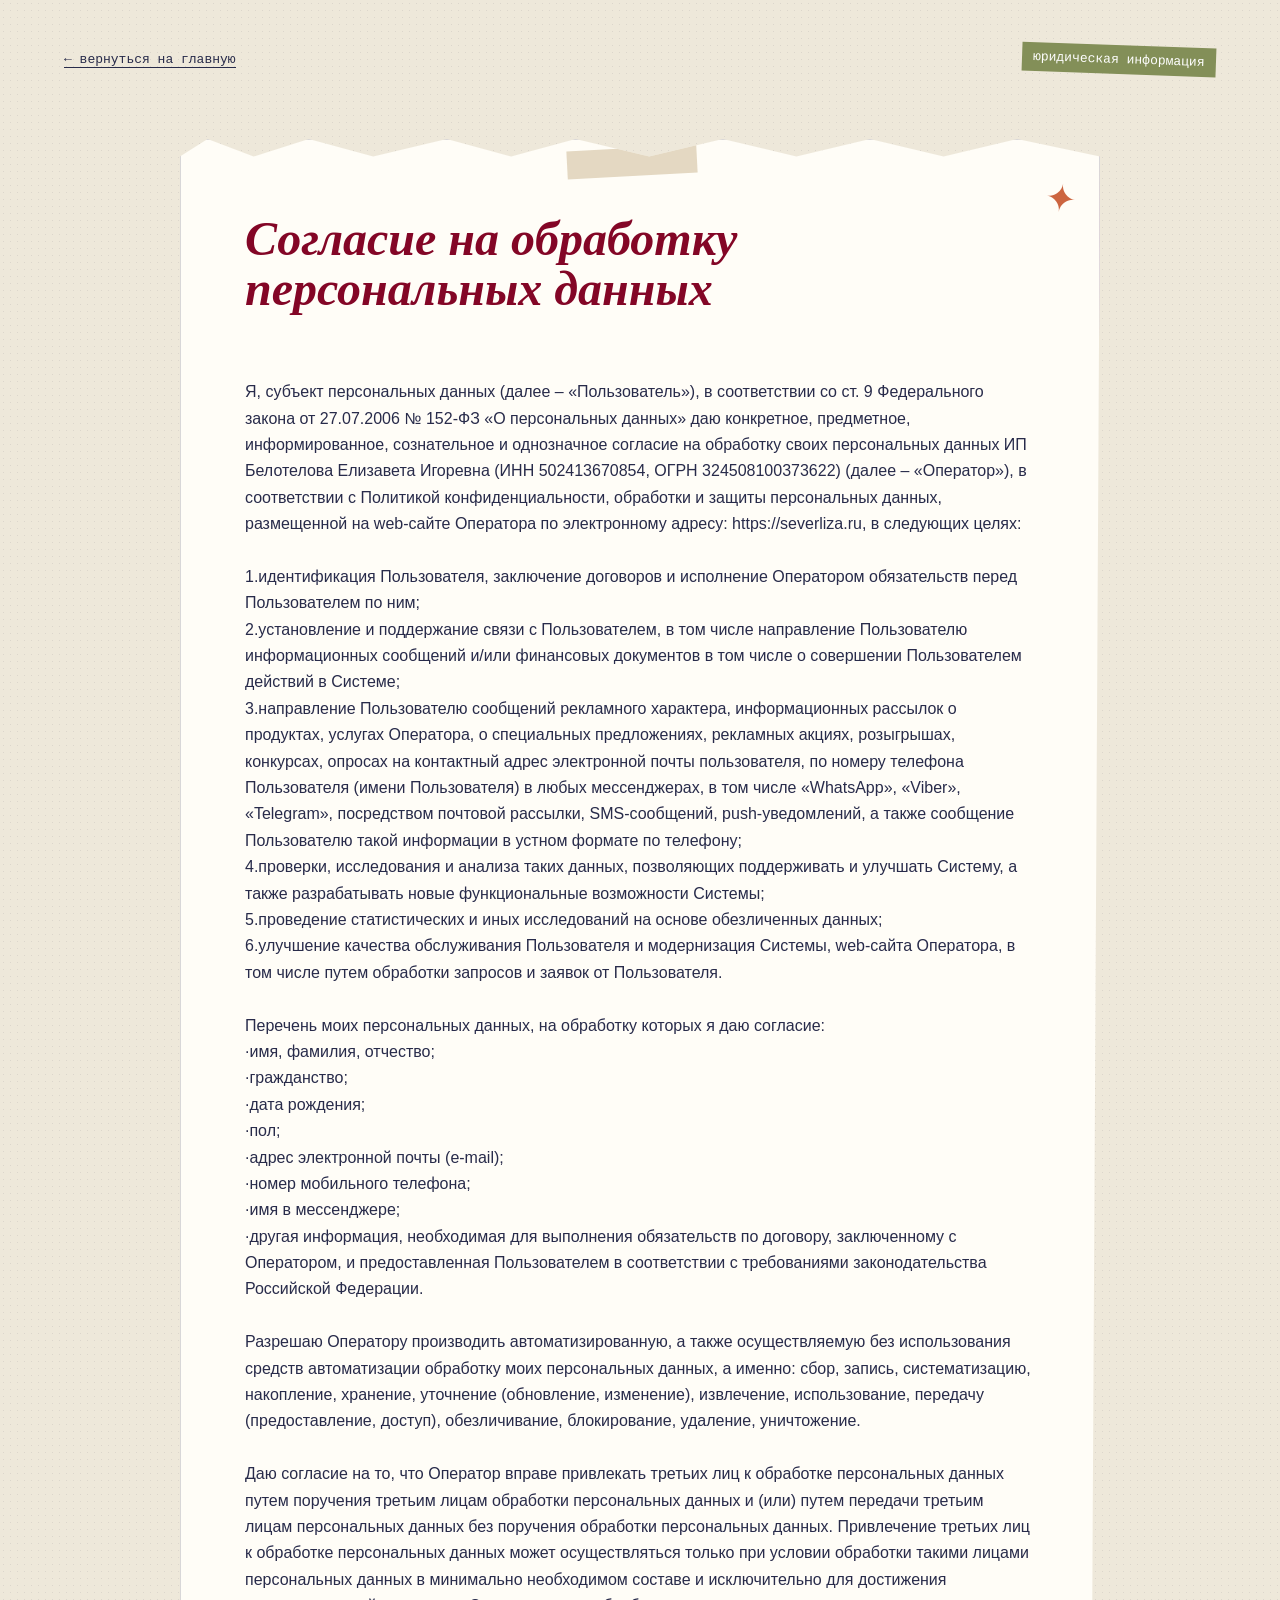
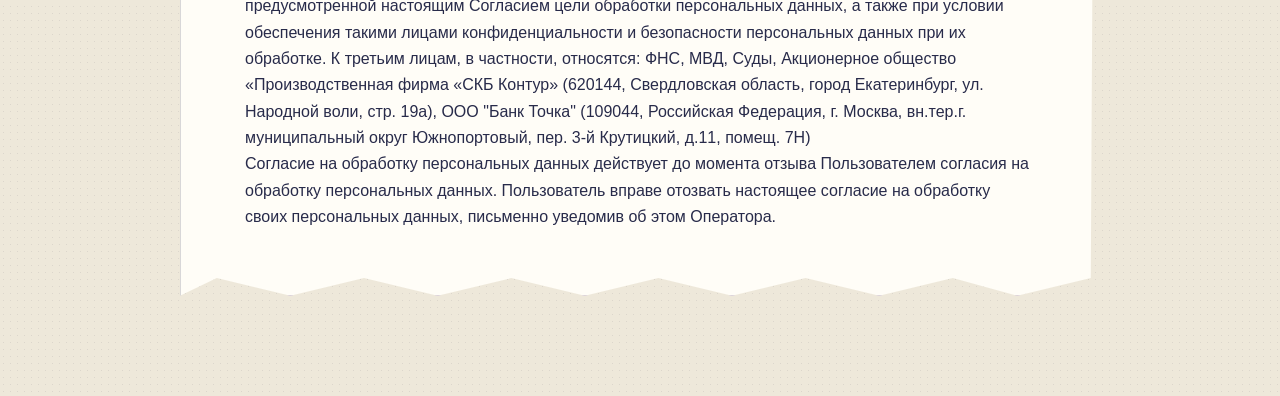
<file: consent/index.html>
<!DOCTYPE html><html lang="ru"><head><meta charSet="utf-8"/><meta name="viewport" content="width=device-width, initial-scale=1"/><link rel="stylesheet" href="/assets/index-d2fq4Kju.css" data-rsc-css-href="/assets/index-d2fq4Kju.css" data-precedence="vite-rsc/importer-resources"/><link rel="modulepreload" href="/assets/layout-segment-context-3vRIWeok.js" crossorigin=""/><link rel="modulepreload" href="/assets/rolldown-runtime-S-ySWqyJ.js" crossorigin=""/><link rel="modulepreload" href="/assets/index-tDu-mZP7.js" crossorigin=""/><link rel="modulepreload" href="/assets/framework-DjPHiq1u.js" crossorigin=""/><title>Психолог Елизавета Север</title><meta name="description" content="Индивидуальные и парные консультации онлайн и очно в Москве. Терапия тревоги, отношений, жизненных кризисов и самооценки."/><meta name="codex-preview" content="development"/><link rel="modulepreload" href="/assets/index-tDu-mZP7.js" />
</head><body><main class="inner-page"><nav class="inner-nav"><a href="/">← вернуться на главную</a><span>юридическая информация</span></nav><article class="legal-document"><div><p style="text-align: center;"><strong> Согласие на обработку персональных данных</strong></p><br>Я, субъект персональных данных (далее – «Пользователь»), в соответствии со ст. 9 Федерального закона от 27.07.2006 № 152-ФЗ «О персональных данных» даю конкретное, предметное, информированное, сознательное и однозначное согласие на обработку своих персональных данных ИП Белотелова Елизавета Игоревна (ИНН 502413670854, ОГРН 324508100373622) (далее – «Оператор»), в соответствии с Политикой конфиденциальности, обработки и защиты персональных данных, размещенной на web-сайте Оператора по электронному адресу: https://severliza.ru, в следующих целях:<br><br>1.идентификация Пользователя, заключение договоров и исполнение Оператором обязательств перед Пользователем по ним;<br>2.установление и поддержание связи с Пользователем, в том числе направление Пользователю информационных сообщений и/или финансовых документов в том числе о совершении Пользователем действий в Системе;<br>3.направление Пользователю сообщений рекламного характера, информационных рассылок о продуктах, услугах Оператора, о специальных предложениях, рекламных акциях, розыгрышах, конкурсах, опросах на контактный адрес электронной почты пользователя, по номеру телефона Пользователя (имени Пользователя) в любых мессенджерах, в том числе «WhatsApp», «Viber», «Telegram», посредством почтовой рассылки, SMS-сообщений, push-уведомлений, а также сообщение Пользователю такой информации в устном формате по телефону;<br>4.проверки, исследования и анализа таких данных, позволяющих поддерживать и улучшать Систему, а также разрабатывать новые функциональные возможности Системы;<br>5.проведение статистических и иных исследований на основе обезличенных данных;<br>6.улучшение качества обслуживания Пользователя и модернизация Системы, web-сайта Оператора, в том числе путем обработки запросов и заявок от Пользователя.<br><br>Перечень моих персональных данных, на обработку которых я даю согласие:<br>·имя, фамилия, отчество;<br>·гражданство;<br>·дата рождения;<br>·пол;<br>·адрес электронной почты (e-mail);<br>·номер мобильного телефона;<br>·имя в мессенджере;<br>·другая информация, необходимая для выполнения обязательств по договору, заключенному с Оператором, и предоставленная Пользователем в соответствии с требованиями законодательства Российской Федерации.<br><br>Разрешаю Оператору производить автоматизированную, а также осуществляемую без использования средств автоматизации обработку моих персональных данных, а именно: сбор, запись, систематизацию, накопление, хранение, уточнение (обновление, изменение), извлечение, использование, передачу (предоставление, доступ), обезличивание, блокирование, удаление, уничтожение.<br><br>Даю согласие на то, что Оператор вправе привлекать третьих лиц к обработке персональных данных путем поручения третьим лицам обработки персональных данных и (или) путем передачи третьим лицам персональных данных без поручения обработки персональных данных. Привлечение третьих лиц к обработке персональных данных может осуществляться только при условии обработки такими лицами персональных данных в минимально необходимом составе и исключительно для достижения предусмотренной настоящим Согласием цели обработки персональных данных, а также при условии обеспечения такими лицами конфиденциальности и безопасности персональных данных при их обработке. К третьим лицам, в частности, относятся: ФНС, МВД, Суды, Акционерное общество «Производственная фирма «СКБ Контур» (620144, Свердловская область, город Екатеринбург, ул. Народной воли, стр. 19а), ООО "Банк Точка" (109044, Российская Федерация, г. Москва, вн.тер.г. муниципальный округ Южнопортовый, пер. 3-й Крутицкий, д.11, помещ. 7Н)<br>Согласие на обработку персональных данных действует до момента отзыва Пользователем согласия на обработку персональных данных. Пользователь вправе отозвать настоящее согласие на обработку своих персональных данных, письменно уведомив об этом Оператора.</div></article></main></body></html>
</file>
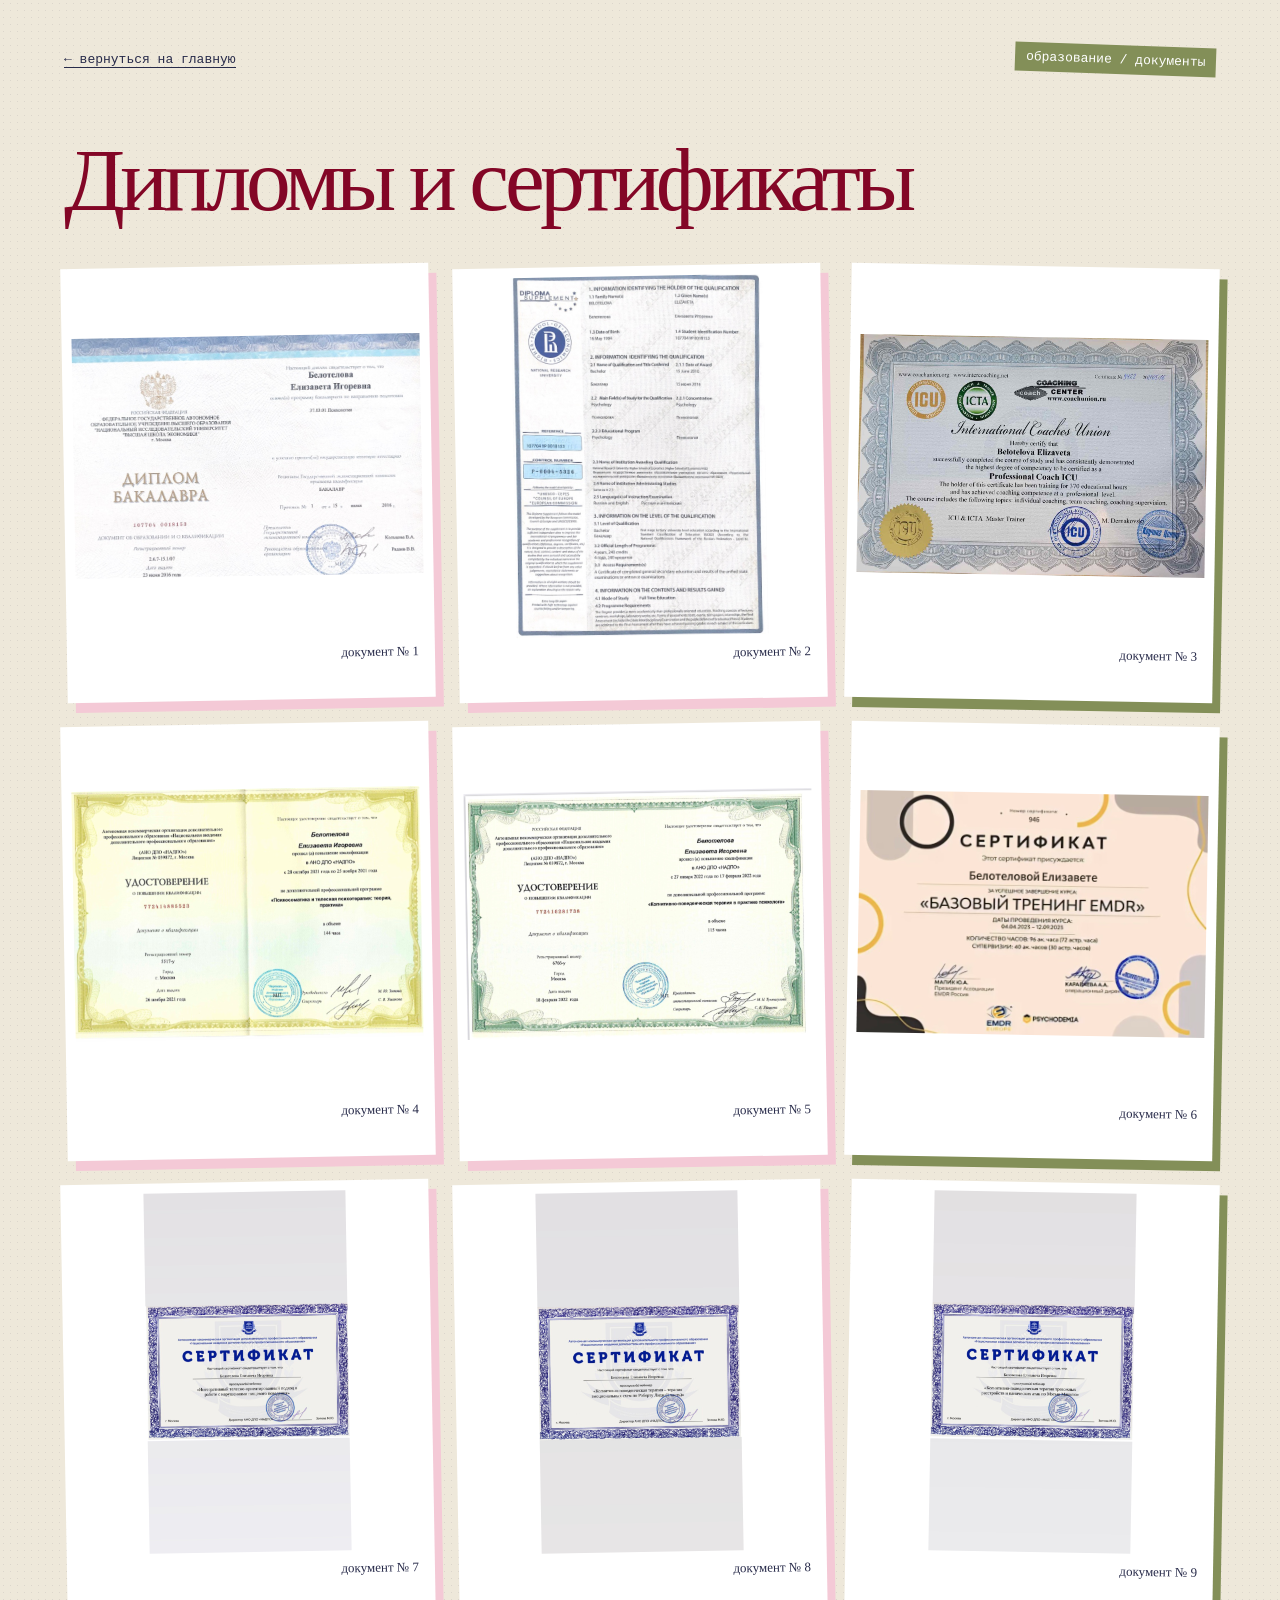
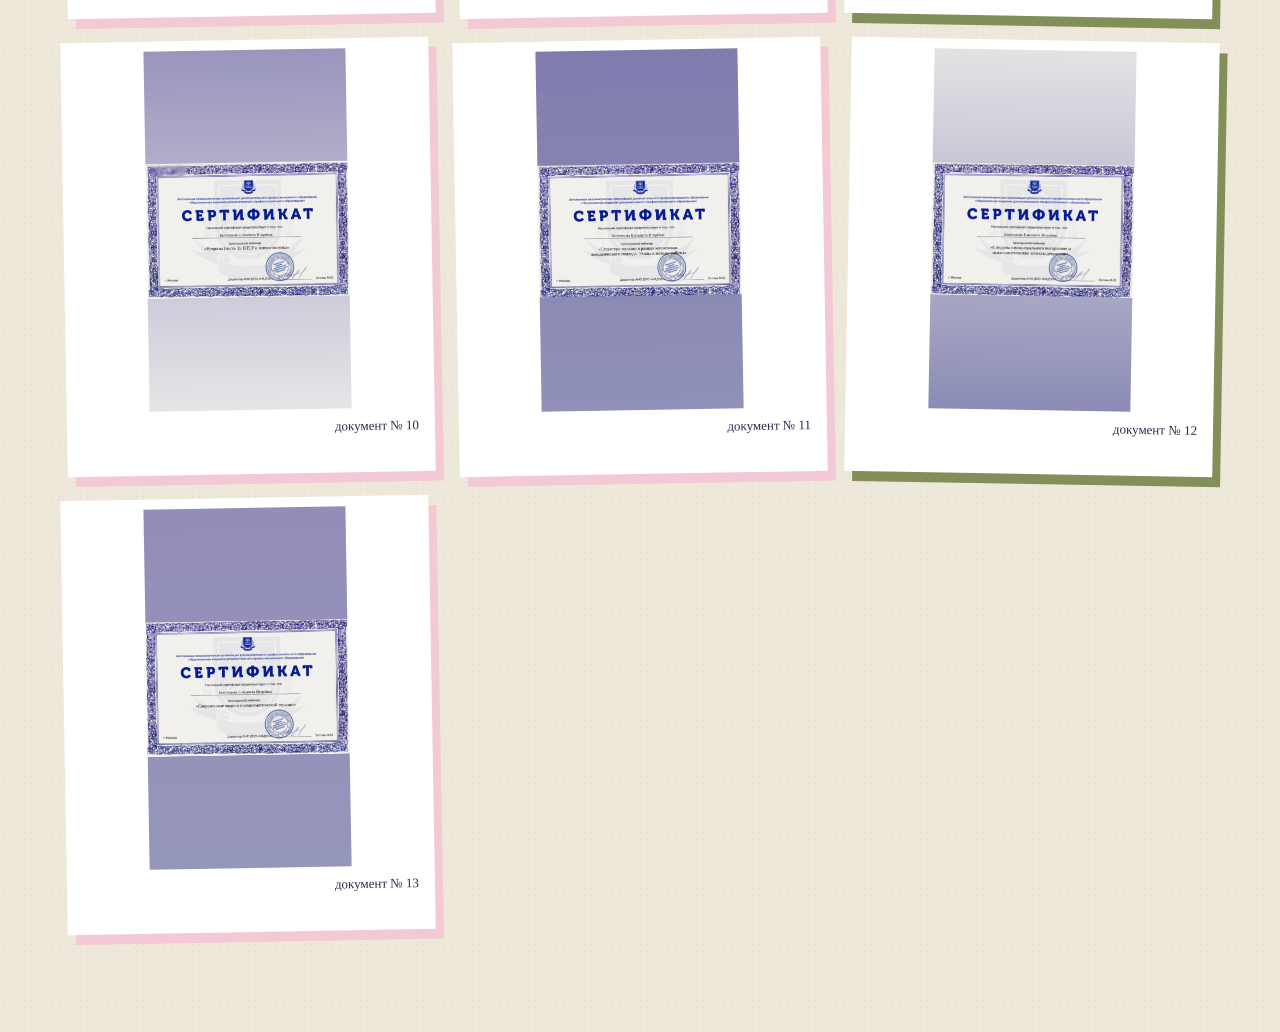
<file: diplomas/index.html>
<!DOCTYPE html><html lang="ru"><head><meta charSet="utf-8"/><meta name="viewport" content="width=device-width, initial-scale=1"/><link rel="preload" as="image" href="/diplomas/diploma-1.jpg"/><link rel="preload" as="image" href="/diplomas/diploma-2.jpg"/><link rel="preload" as="image" href="/diplomas/diploma-3.jpg"/><link rel="preload" as="image" href="/diplomas/diploma-4.jpg"/><link rel="preload" as="image" href="/diplomas/diploma-5.jpg"/><link rel="preload" as="image" href="/diplomas/diploma-6.jpg"/><link rel="preload" as="image" href="/diplomas/diploma-7.jpg"/><link rel="preload" as="image" href="/diplomas/diploma-8.jpg"/><link rel="preload" as="image" href="/diplomas/diploma-9.jpg"/><link rel="preload" as="image" href="/diplomas/diploma-10.jpg"/><link rel="stylesheet" href="/assets/index-d2fq4Kju.css" data-rsc-css-href="/assets/index-d2fq4Kju.css" data-precedence="vite-rsc/importer-resources"/><link rel="modulepreload" href="/assets/layout-segment-context-3vRIWeok.js" crossorigin=""/><link rel="modulepreload" href="/assets/rolldown-runtime-S-ySWqyJ.js" crossorigin=""/><link rel="modulepreload" href="/assets/index-tDu-mZP7.js" crossorigin=""/><link rel="modulepreload" href="/assets/framework-DjPHiq1u.js" crossorigin=""/><link rel="modulepreload" href="/assets/page-C-Q5Vp85.js" crossorigin=""/><link rel="preload" as="image" href="/diplomas/diploma-11.jpg"/><link rel="preload" as="image" href="/diplomas/diploma-12.jpg"/><link rel="preload" as="image" href="/diplomas/diploma-13.jpg"/><title>Психолог Елизавета Север</title><meta name="description" content="Индивидуальные и парные консультации онлайн и очно в Москве. Терапия тревоги, отношений, жизненных кризисов и самооценки."/><meta name="codex-preview" content="development"/><script>self.__VINEXT_RSC_PARAMS__={}</script><script>self.__VINEXT_RSC_NAV__={"pathname":"/diplomas","searchParams":[]}</script><link rel="modulepreload" href="/assets/index-tDu-mZP7.js" />
</head><body><main class="inner-page"><nav class="inner-nav"><a href="/">← вернуться на главную</a><span>образование / документы</span></nav><h1>Дипломы и сертификаты</h1><div class="diploma-gallery"><button class="diploma-card"><img src="/diplomas/diploma-1.jpg" alt="Диплом или сертификат 1"/><span>документ № <!-- -->1</span></button><button class="diploma-card"><img src="/diplomas/diploma-2.jpg" alt="Диплом или сертификат 2"/><span>документ № <!-- -->2</span></button><button class="diploma-card"><img src="/diplomas/diploma-3.jpg" alt="Диплом или сертификат 3"/><span>документ № <!-- -->3</span></button><button class="diploma-card"><img src="/diplomas/diploma-4.jpg" alt="Диплом или сертификат 4"/><span>документ № <!-- -->4</span></button><button class="diploma-card"><img src="/diplomas/diploma-5.jpg" alt="Диплом или сертификат 5"/><span>документ № <!-- -->5</span></button><button class="diploma-card"><img src="/diplomas/diploma-6.jpg" alt="Диплом или сертификат 6"/><span>документ № <!-- -->6</span></button><button class="diploma-card"><img src="/diplomas/diploma-7.jpg" alt="Диплом или сертификат 7"/><span>документ № <!-- -->7</span></button><button class="diploma-card"><img src="/diplomas/diploma-8.jpg" alt="Диплом или сертификат 8"/><span>документ № <!-- -->8</span></button><button class="diploma-card"><img src="/diplomas/diploma-9.jpg" alt="Диплом или сертификат 9"/><span>документ № <!-- -->9</span></button><button class="diploma-card"><img src="/diplomas/diploma-10.jpg" alt="Диплом или сертификат 10"/><span>документ № <!-- -->10</span></button><button class="diploma-card"><img src="/diplomas/diploma-11.jpg" alt="Диплом или сертификат 11"/><span>документ № <!-- -->11</span></button><button class="diploma-card"><img src="/diplomas/diploma-12.jpg" alt="Диплом или сертификат 12"/><span>документ № <!-- -->12</span></button><button class="diploma-card"><img src="/diplomas/diploma-13.jpg" alt="Диплом или сертификат 13"/><span>документ № <!-- -->13</span></button></div></main><script id="_R_">import("/assets/index-tDu-mZP7.js")</script></body></html><script>self.__VINEXT_RSC_CHUNKS__=self.__VINEXT_RSC_CHUNKS__||[];self.__VINEXT_RSC_CHUNKS__.push("2:I[\"8c0f216c4604\",[],\"Children\",1]\n3:I[\"15c18cfaeeff\",[],\"LayoutSegmentProvider\",1]\n4:I[\"8c0f216c4604\",[],\"Slot\",1]\n5:I[\"593f344dc510\",[],\"RedirectBoundary\",1]\n:HL[\"/assets/index-d2fq4Kju.css\",\"style\"]\n0:{\"__route\":\"route:/diplomas\",\"__interceptionContext\":null,\"__layoutIds\":[\"layout:/\"],\"__rootLayout\":\"/\",\"page:/diplomas\":\"$L1\",\"layout:/\":[[[[\"$\",\"link\",\"css:/assets/index-d2fq4Kju.css\",{\"rel\":\"stylesheet\",\"precedence\":\"vite-rsc/importer-resources\",\"href\":\"/assets/index-d2fq4Kju.css\",\"data-rsc-css-href\":\"/assets/index-d2fq4Kju.css\"}],\"$undefined\"],[\"$\",\"html\",null,{\"lang\":\"ru\",\"children\":[\"$\",\"body\",null,{\"children\":[\"$\",\"$L2\",null,{}]}]}]],null],\"route:/diplomas\":[[[\"$\",\"meta\",null,{\"charSet\":\"utf-8\"}],[[\"$\",\"title\",\"0\",{\"children\":\"Психолог Елизавета Север\"}],[\"$\",\"meta\",\"1\",{\"name\":\"description\",\"content\":\"Индивидуальные и парные консультации онлайн и очно в Москве. Терапия тревоги, отношений, жизненных кризисов и самооценки.\"}],[\"$\",\"meta\",\"2\",{\"name\":\"codex-preview\",\"content\":\"development\"}]],[[\"$\",\"meta\",\"0\",{\"name\":\"viewport\",\"content\":\"width=device-width, initial-scale=1\"}]]],[\"$\",\"$L3\",null,{\"segmentMap\":{\"children\":[\"diplomas\"]},\"children\":[\"$\",\"$L4\",null,{\"id\":\"layout:/\",\"parallelSlots\":\"$undefined\",\"children\":[\"$\",\"$L5\",null,{\"children\":[\"$\",\"$L3\",null,{\"segmentMap\":{\"children\":[]},\"children\":[\"$\",\"$L4\",null,{\"id\":\"page:/diplomas\"}]}]}]}]}]],\"__layoutFlags\":{\"layout:/\":\"s\"},\"__artifactCompatibility\":{\"schemaVersion\":1,\"graphVersion\":\"app-route-graph:la53sw9k7dwe\",\"deploymentVersion\":\"9dc6383c-e677-428b-8e27-23017582e1a0\",\"appElementsSchemaVersion\":1,\"rscPayloadSchemaVersion\":1,\"rootBoundaryId\":\"/\",\"renderEpoch\":null}}\n")</script><script>self.__VINEXT_RSC_CHUNKS__=self.__VINEXT_RSC_CHUNKS__||[];self.__VINEXT_RSC_CHUNKS__.push("6:I[\"d0c67fc832c3\",[],\"default\",1]\n1:[\"$\",\"$L6\",null,{\"params\":\"$@7\",\"searchParams\":\"$@8\"}]\n")</script><script>self.__VINEXT_RSC_CHUNKS__=self.__VINEXT_RSC_CHUNKS__||[];self.__VINEXT_RSC_CHUNKS__.push("7:{}\n8:{}\n")</script><script>self.__VINEXT_RSC_DONE__=true</script>
</file>
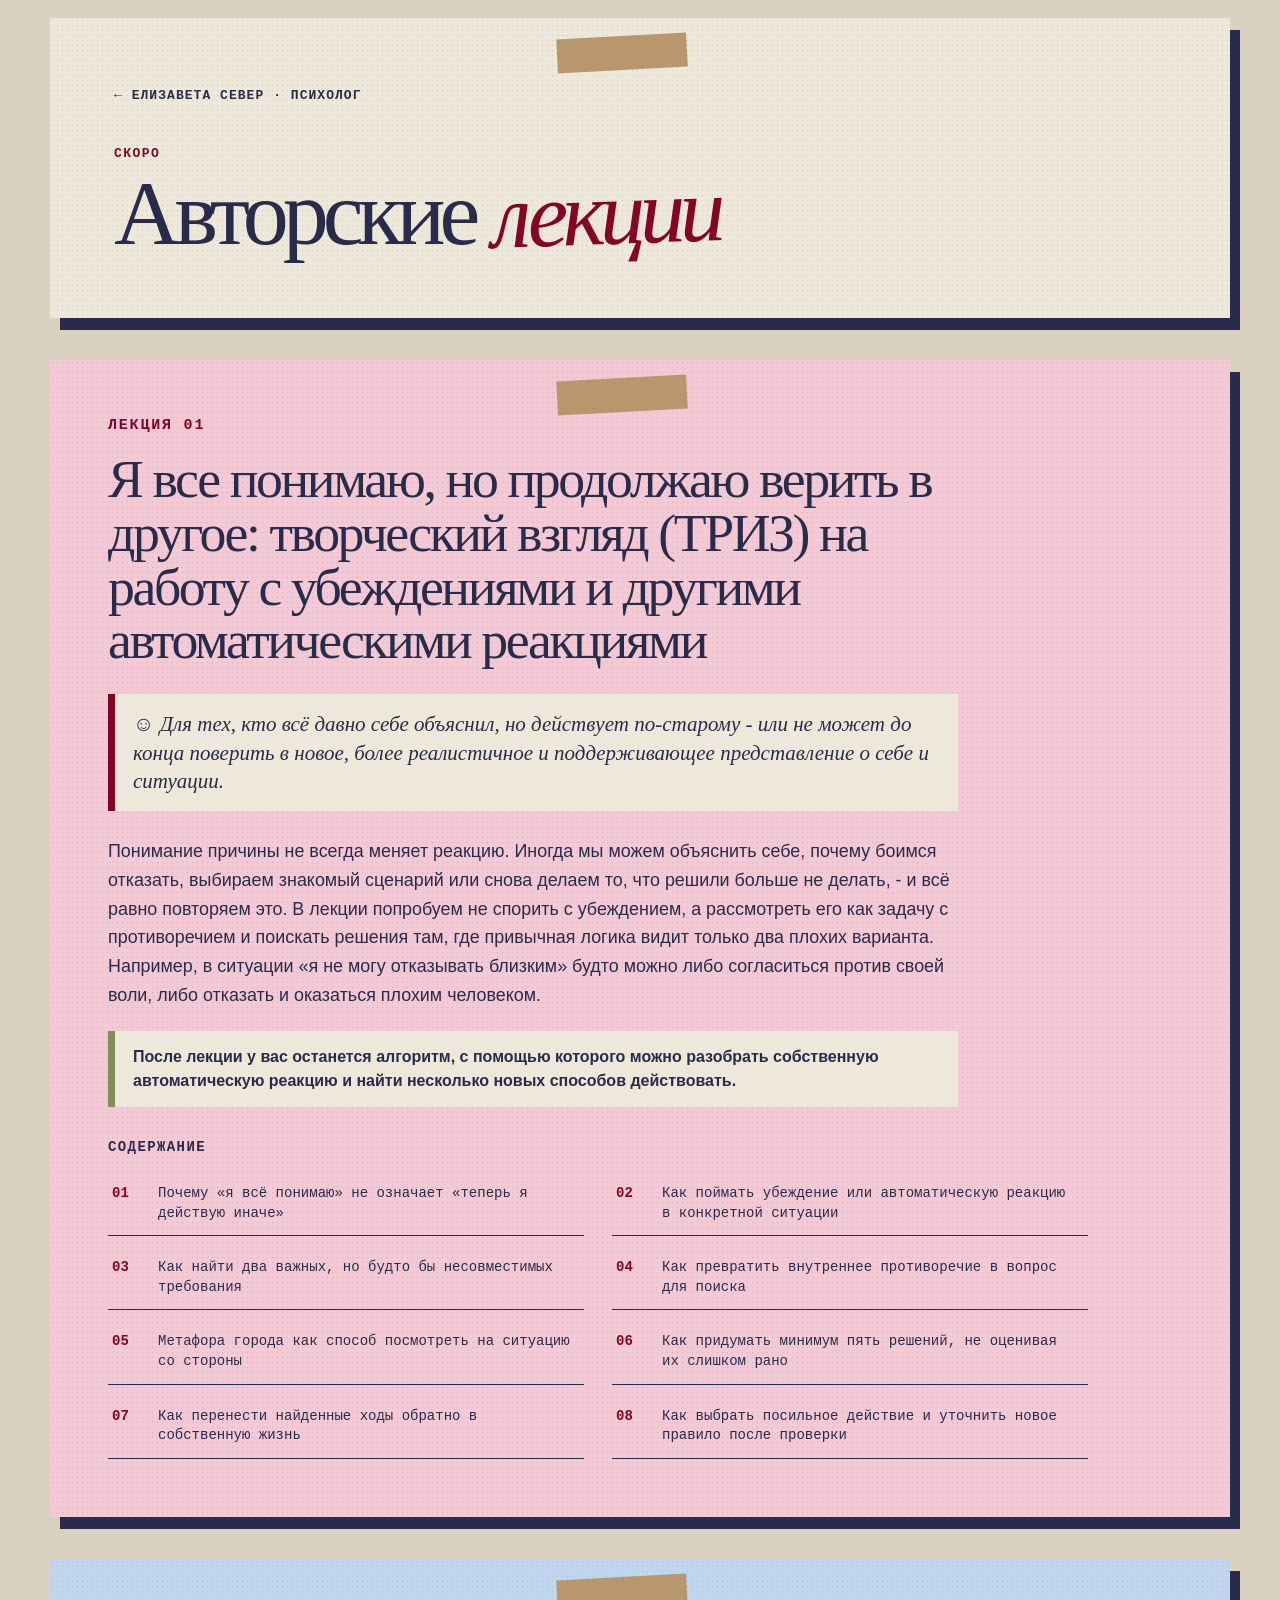
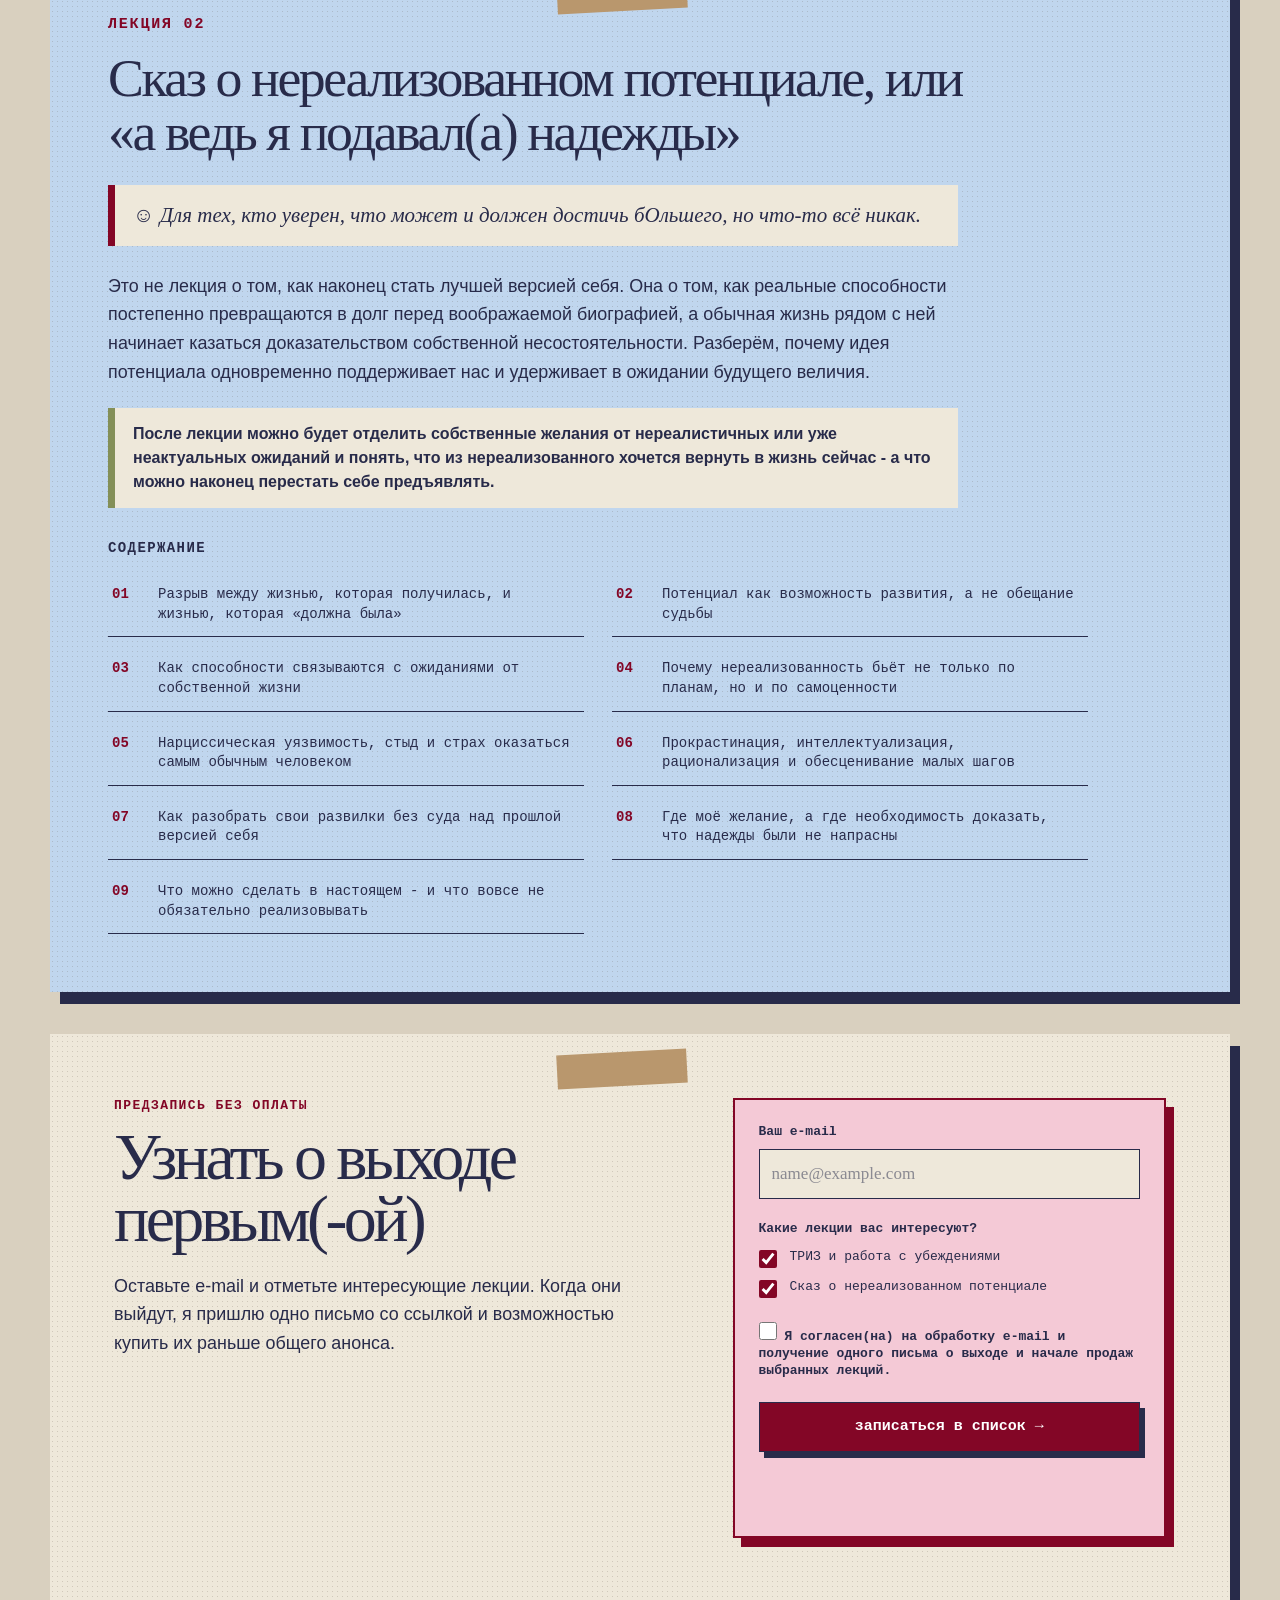
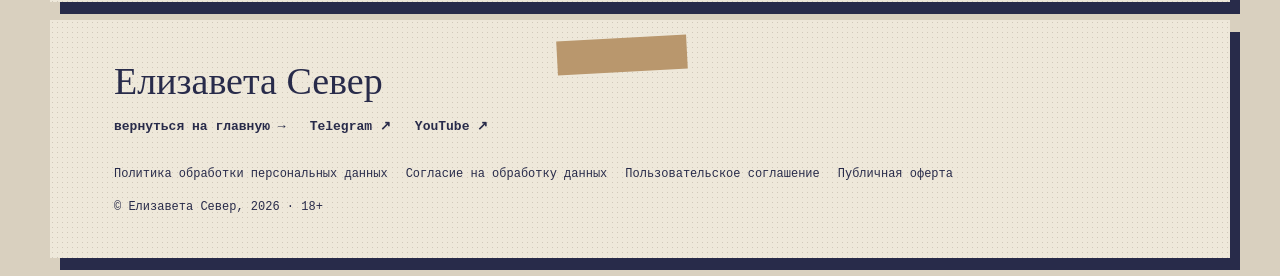
<file: lectures/index.html>
<!doctype html>
<html lang="ru">
  <head>
    <meta charset="utf-8" />
    <meta name="viewport" content="width=device-width, initial-scale=1" />
    <link rel="icon" type="image/svg+xml" href="/favicon.svg" />
    <link rel="canonical" href="https://severliza.ru/lectures/" />
    <title>Лекции по психологии - Елизавета Север</title>
    <meta
      name="description"
      content="Лекции психолога Елизаветы Север о нереализованном потенциале и творческой работе с убеждениями и автоматическими реакциями. Предзапись на выход лекций."
    />
    <link rel="stylesheet" href="/assets/index-d2fq4Kju.css?v=28" />
    <style>
      :root {
        --ink: #282b4a;
        --paper: #eee8da;
        --pink: #f4c9d6;
        --wine: #830626;
        --olive: #838f58;
        --blue: #c0d6ee;
        --yellow: #e4b82f;
        --page: #d9d0bf;
      }
      * { box-sizing: border-box; }
      html { scroll-behavior: smooth; }
      body {
        margin: 0;
        color: var(--ink);
        background: var(--page);
        font-family: Arial, Helvetica, sans-serif;
      }
      a { color: inherit; }
      .lectures-page { overflow: hidden; }
      .lectures-sheet {
        isolation: isolate;
        position: relative;
        width: min(1180px, calc(100% - 32px));
        margin: 18px auto;
        padding: clamp(28px, 5vw, 72px);
        background: var(--paper);
        border: 0;
        box-shadow: 10px 12px 0 var(--ink);
        overflow: hidden;
      }
      .lectures-sheet::before,
      .lecture-card::before {
        content: "";
        position: absolute;
        z-index: -1;
        inset: 0;
        background-image: radial-gradient(#5a493c 0.55px, transparent 0.7px);
        background-size: 5px 5px;
        opacity: .2;
        pointer-events: none;
      }
      .lectures-sheet::after,
      .lecture-card::after {
        content: "";
        position: absolute;
        z-index: 4;
        top: 18px;
        left: 43%;
        width: 130px;
        height: 34px;
        background: #b9976d;
        transform: rotate(-3deg);
        pointer-events: none;
      }
      .lectures-back {
        display: inline-block;
        margin-bottom: 42px;
        font: 700 13px/1.2 "Courier New", monospace;
        letter-spacing: .08em;
        text-transform: uppercase;
        text-decoration-thickness: 1px;
        text-underline-offset: 5px;
      }
      .lectures-kicker {
        margin: 0 0 12px;
        color: var(--wine);
        font: 700 13px/1.2 "Courier New", monospace;
        letter-spacing: .11em;
        text-transform: uppercase;
      }
      .lectures-hero h1 {
        max-width: 850px;
        margin: 0;
        font: 400 clamp(52px, 7.4vw, 92px)/.88 Georgia, serif;
        letter-spacing: -.065em;
      }
      .lectures-hero h1 span {
        display: inline-block;
        color: var(--wine);
        font-style: italic;
        transform: rotate(-2deg);
      }
      .lectures-lead {
        max-width: 720px;
        margin: 34px 0 8px;
        font: 400 clamp(20px, 2.2vw, 29px)/1.24 Georgia, serif;
      }
      .status-note {
        display: inline-block;
        margin-top: 24px;
        padding: 11px 17px;
        background: var(--yellow);
        border: 1px solid var(--ink);
        box-shadow: 5px 6px 0 var(--ink);
        font: 700 13px/1.2 "Courier New", monospace;
        text-transform: uppercase;
        transform: rotate(-1deg);
      }
      .lecture-list {
        display: grid;
        gap: 42px;
        width: min(1180px, calc(100% - 32px));
        margin: 42px auto;
      }
      .lecture-card {
        isolation: isolate;
        position: relative;
        padding: clamp(28px, 5vw, 58px);
        border: 0;
        box-shadow: 10px 12px 0 var(--ink);
        overflow: hidden;
      }
      .lecture-card:first-child { background: var(--pink); }
      .lecture-card:last-child { background: var(--blue); }
      .lecture-number {
        display: block;
        margin-bottom: 20px;
        color: var(--wine);
        font: 700 15px/1 "Courier New", monospace;
        letter-spacing: .12em;
      }
      .lecture-card h2 {
        max-width: 900px;
        margin: 0;
        font: 400 clamp(34px, 4.2vw, 56px)/1 Georgia, serif;
        letter-spacing: -.045em;
      }
      .for-whom {
        max-width: 850px;
        margin: 26px 0;
        padding: 16px 18px;
        background: var(--paper);
        border-left: 7px solid var(--wine);
        font: italic 400 clamp(17px, 1.7vw, 21px)/1.35 Georgia, serif;
      }
      .annotation {
        max-width: 850px;
        margin: 0 0 32px;
        font: 400 clamp(17px, 1.4vw, 20px)/1.6 Arial, Helvetica, sans-serif;
      }
      .lecture-result {
        max-width: 850px;
        margin: -10px 0 32px;
        padding: 14px 18px;
        background: var(--paper);
        border-left: 7px solid var(--olive);
        font: 700 16px/1.5 Arial, Helvetica, sans-serif;
      }
      .lecture-card h3 {
        margin: 0 0 16px;
        font: 700 14px/1.2 "Courier New", monospace;
        letter-spacing: .1em;
        text-transform: uppercase;
      }
      .contents {
        display: grid;
        grid-template-columns: repeat(2, minmax(0, 1fr));
        gap: 10px 28px;
        max-width: 980px;
        margin: 0;
        padding: 0;
        list-style: none;
        counter-reset: point;
      }
      .contents li {
        position: relative;
        min-height: 54px;
        padding: 12px 12px 12px 50px;
        border-bottom: 1px solid var(--ink);
        font: 400 14px/1.4 "Courier New", monospace;
        counter-increment: point;
      }
      .contents li::before {
        content: counter(point, decimal-leading-zero);
        position: absolute;
        left: 4px;
        top: 12px;
        color: var(--wine);
        font-weight: 700;
      }
      .waitlist { background: var(--paper); }
      .waitlist-grid {
        display: grid;
        grid-template-columns: minmax(0, 1fr) minmax(320px, .8fr);
        gap: clamp(30px, 6vw, 80px);
        align-items: start;
      }
      .waitlist h2 {
        margin: 0 0 22px;
        font: 400 clamp(38px, 5.5vw, 66px)/.94 Georgia, serif;
        letter-spacing: -.055em;
      }
      .waitlist-copy > p:not(.lectures-kicker) {
        max-width: 600px;
        font: 400 clamp(17px, 1.4vw, 20px)/1.6 Arial, Helvetica, sans-serif;
      }
      .waitlist-form {
        padding: 24px;
        background: var(--pink);
        border: 2px solid var(--wine);
        box-shadow: 8px 9px 0 var(--wine);
      }
      .waitlist-form label,
      .waitlist-form legend {
        display: block;
        font: 700 13px/1.3 "Courier New", monospace;
      }
      .waitlist-form input[type="email"] {
        width: 100%;
        margin-top: 8px;
        padding: 14px 12px;
        color: var(--ink);
        background: var(--paper);
        border: 1px solid var(--ink);
        border-radius: 0;
        font: 400 17px/1.2 Georgia, serif;
      }
      .waitlist-form fieldset {
        margin: 22px 0;
        padding: 0;
        border: 0;
      }
      .lecture-choice {
        display: grid;
        gap: 10px;
        margin-top: 10px;
      }
      .lecture-choice label,
      .consent-row {
        display: grid;
        grid-template-columns: 22px 1fr;
        gap: 9px;
        align-items: start;
        font-weight: 400;
        line-height: 1.4;
      }
      .lecture-choice input,
      .consent-row input { margin: 2px 0 0; width: 18px; height: 18px; accent-color: var(--wine); }
      .form-honeypot { position: absolute !important; left: -10000px !important; }
      .waitlist-submit {
        width: 100%;
        margin-top: 22px;
        padding: 15px 18px;
        color: white;
        background: var(--wine);
        border: 1px solid var(--ink);
        box-shadow: 5px 6px 0 var(--ink);
        font: 700 15px/1.2 "Courier New", monospace;
        cursor: pointer;
      }
      .waitlist-submit:disabled { opacity: .65; cursor: wait; }
      .form-status { min-height: 42px; margin-top: 18px; font: 700 14px/1.4 "Courier New", monospace; }
      .form-success { color: #41621f; }
      .form-error { color: var(--wine); }
      .lectures-footer { padding-top: 42px; padding-bottom: 42px; }
      .lectures-footer h2 { margin: 0 0 18px; font: 400 38px/1 Georgia, serif; }
      .lectures-footer-links { display: flex; flex-wrap: wrap; gap: 12px 24px; }
      .lectures-footer-links a { font: 700 13px/1.4 "Courier New", monospace; }
      .lectures-legal { display: flex; flex-wrap: wrap; gap: 9px 18px; margin-top: 30px; font: 400 12px/1.4 "Courier New", monospace; }
      .lectures-copyright { margin-top: 16px; font: 400 12px/1.4 "Courier New", monospace; }
      @media (max-width: 760px) {
        .lectures-sheet, .lecture-list { width: min(100% - 20px, 1180px); }
        .lectures-sheet { padding: 28px 20px 38px; box-shadow: 6px 7px 0 var(--ink); }
        .lectures-back { margin-bottom: 30px; }
        .lectures-hero h1 { font-size: clamp(44px, 13vw, 60px); }
        .lecture-card { padding: 28px 20px 34px; box-shadow: 6px 7px 0 var(--ink); }
        .lecture-card h2 { font-size: clamp(29px, 8vw, 40px); }
        .lecture-number { font-size: 13px; }
        .for-whom { font-size: 17px; }
        .annotation { font-size: 17px; }
        .lecture-result { font-size: 15px; }
        .contents li { font-size: 13px; }
        .waitlist h2 { font-size: clamp(36px, 10vw, 48px); }
        .contents { grid-template-columns: 1fr; }
        .waitlist-grid { grid-template-columns: 1fr; }
        .waitlist-form { padding: 20px 16px; box-shadow: 6px 7px 0 var(--wine); }
      }
    </style>
  </head>
  <body>
    <main class="lectures-page">
      <header class="lectures-sheet lectures-hero">
        <a class="lectures-back" href="/">← Елизавета Север · психолог</a>
        <p class="lectures-kicker">скоро</p>
        <h1>Авторские <span>лекции</span></h1>
      </header>

      <section class="lecture-list" aria-label="Лекции">
        <article class="lecture-card" id="triz">
          <span class="lecture-number">ЛЕКЦИЯ 01</span>
          <h2>
            Я все понимаю, но продолжаю верить в другое: творческий взгляд
            (ТРИЗ) на работу с убеждениями и другими автоматическими реакциями
          </h2>
          <p class="for-whom">
            ☺ Для тех, кто всё давно себе объяснил, но действует по-старому -
            или не может до конца поверить в новое, более реалистичное и
            поддерживающее представление о себе и ситуации.
          </p>
          <p class="annotation">
            Понимание причины не всегда меняет реакцию. Иногда мы можем
            объяснить себе, почему боимся отказать, выбираем знакомый сценарий
            или снова делаем то, что решили больше не делать, - и всё равно
            повторяем это. В лекции попробуем не спорить с убеждением, а
            рассмотреть его как задачу с противоречием и поискать решения там,
            где привычная логика видит только два плохих варианта. Например, в
            ситуации «я не могу отказывать близким» будто можно либо согласиться
            против своей воли, либо отказать и оказаться плохим человеком.
          </p>
          <p class="lecture-result">
            После лекции у вас останется алгоритм, с помощью которого можно
            разобрать собственную автоматическую реакцию и найти несколько новых
            способов действовать.
          </p>
          <h3>Содержание</h3>
          <ol class="contents">
            <li>Почему «я всё понимаю» не означает «теперь я действую иначе»</li>
            <li>Как поймать убеждение или автоматическую реакцию в конкретной ситуации</li>
            <li>Как найти два важных, но будто бы несовместимых требования</li>
            <li>Как превратить внутреннее противоречие в вопрос для поиска</li>
            <li>Метафора города как способ посмотреть на ситуацию со стороны</li>
            <li>Как придумать минимум пять решений, не оценивая их слишком рано</li>
            <li>Как перенести найденные ходы обратно в собственную жизнь</li>
            <li>Как выбрать посильное действие и уточнить новое правило после проверки</li>
          </ol>
        </article>

        <article class="lecture-card" id="potential">
          <span class="lecture-number">ЛЕКЦИЯ 02</span>
          <h2>
            Сказ о нереализованном потенциале, или «а ведь я подавал(а) надежды»
          </h2>
          <p class="for-whom">
            ☺ Для тех, кто уверен, что может и должен достичь бОльшего, но что-то
            всё никак.
          </p>
          <p class="annotation">
            Это не лекция о том, как наконец стать лучшей версией себя. Она о
            том, как реальные способности постепенно превращаются в долг перед
            воображаемой биографией, а обычная жизнь рядом с ней начинает
            казаться доказательством собственной несостоятельности. Разберём,
            почему идея потенциала одновременно поддерживает нас и удерживает в
            ожидании будущего величия.
          </p>
          <p class="lecture-result">
            После лекции можно будет отделить собственные желания от
            нереалистичных или уже неактуальных ожиданий и понять, что из
            нереализованного хочется вернуть в жизнь сейчас - а что можно наконец
            перестать себе предъявлять.
          </p>
          <h3>Содержание</h3>
          <ol class="contents">
            <li>Разрыв между жизнью, которая получилась, и жизнью, которая «должна была»</li>
            <li>Потенциал как возможность развития, а не обещание судьбы</li>
            <li>Как способности связываются с ожиданиями от собственной жизни</li>
            <li>Почему нереализованность бьёт не только по планам, но и по самоценности</li>
            <li>Нарциссическая уязвимость, стыд и страх оказаться самым обычным человеком</li>
            <li>Прокрастинация, интеллектуализация, рационализация и обесценивание малых шагов</li>
            <li>Как разобрать свои развилки без суда над прошлой версией себя</li>
            <li>Где моё желание, а где необходимость доказать, что надежды были не напрасны</li>
            <li>Что можно сделать в настоящем - и что вовсе не обязательно реализовывать</li>
          </ol>
        </article>
      </section>

      <section class="lectures-sheet waitlist" id="waitlist">
        <div class="waitlist-grid">
          <div class="waitlist-copy">
            <p class="lectures-kicker">предзапись без оплаты</p>
            <h2>Узнать о выходе первым(-ой)</h2>
            <p>
              Оставьте e-mail и отметьте интересующие лекции. Когда они выйдут,
              я пришлю одно письмо со ссылкой и возможностью купить их раньше
              общего анонса.
            </p>
          </div>

          <form class="waitlist-form" novalidate>
            <label class="form-honeypot" aria-hidden="true">
              Не заполняйте это поле
              <input tabindex="-1" autocomplete="off" name="website" />
            </label>
            <label>
              Ваш e-mail
              <input
                type="email"
                name="email"
                autocomplete="email"
                inputmode="email"
                placeholder="name@example.com"
                required
              />
            </label>
            <fieldset>
              <legend>Какие лекции вас интересуют?</legend>
              <div class="lecture-choice">
                <label>
                  <input type="checkbox" name="lecture" value="ТРИЗ и убеждения" checked />
                  <span>ТРИЗ и работа с убеждениями</span>
                </label>
                <label>
                  <input type="checkbox" name="lecture" value="Нереализованный потенциал" checked />
                  <span>Сказ о нереализованном потенциале</span>
                </label>
              </div>
            </fieldset>
            <label class="consent-row">
              <input type="checkbox" name="consent" required />
              <span>
                Я согласен(на) на <a href="/consent" target="_blank">обработку e-mail</a>
                и получение одного письма о выходе и начале продаж выбранных лекций.
              </span>
            </label>
            <button class="waitlist-submit" type="submit">записаться в список →</button>
            <div class="form-status" aria-live="polite"></div>
          </form>
        </div>
      </section>

      <footer class="lectures-sheet lectures-footer">
        <h2>Елизавета Север</h2>
        <div class="lectures-footer-links">
          <a href="/">вернуться на главную →</a>
          <a href="https://t.me/lizasever" target="_blank" rel="noreferrer">Telegram ↗</a>
          <a href="https://www.youtube.com/@lizzasever" target="_blank" rel="noreferrer">YouTube ↗</a>
        </div>
        <div class="lectures-legal">
          <a href="/od">Политика обработки персональных данных</a>
          <a href="/consent">Согласие на обработку данных</a>
          <a href="/ps">Пользовательское соглашение</a>
          <a href="/oferta">Публичная оферта</a>
        </div>
        <div class="lectures-copyright">© Елизавета Север, 2026 · 18+</div>
      </footer>
    </main>

    <script>
      (() => {
        const endpoint =
          "https://script.google.com/macros/s/AKfycbwvamnywdnl3Q4N_OL5RPp6iYN8QujIl2kWGISLOMKth9_mKupltNyxaffvDkhEzqw/exec";
        const form = document.querySelector(".waitlist-form");
        const status = form.querySelector(".form-status");
        const submit = form.querySelector('[type="submit"]');

        form.addEventListener("submit", async (event) => {
          event.preventDefault();
          status.className = "form-status";

          const email = form.elements.email.value.trim();
          const lectures = [...form.querySelectorAll('input[name="lecture"]:checked')]
            .map((input) => input.value);

          if (!form.elements.email.validity.valid) {
            status.className = "form-status form-error";
            status.textContent = "Проверьте, пожалуйста, e-mail.";
            form.elements.email.focus();
            return;
          }
          if (!lectures.length) {
            status.className = "form-status form-error";
            status.textContent = "Выберите хотя бы одну лекцию.";
            return;
          }
          if (!form.elements.consent.checked) {
            status.className = "form-status form-error";
            status.textContent = "Нужно подтвердить согласие на письмо о выходе лекции.";
            return;
          }

          const data = new URLSearchParams({
            name: "Предзапись на лекции",
            contact: email,
            meetingFormat: "Предзапись на лекции",
            messenger: "Email",
            comment: `Выбрано: ${lectures.join(", ")}`,
            consent: "yes",
            source: window.location.href,
            website: form.elements.website.value
          });

          submit.disabled = true;
          submit.textContent = "отправляю…";
          status.textContent = "";

          try {
            await fetch(endpoint, {
              method: "POST",
              mode: "no-cors",
              headers: {
                "Content-Type": "application/x-www-form-urlencoded;charset=UTF-8"
              },
              body: data.toString()
            });
            form.reset();
            status.className = "form-status form-success";
            status.textContent =
              "Готово! Когда выбранные лекции выйдут, письмо придёт на этот адрес.";
          } catch (_) {
            status.className = "form-status form-error";
            status.textContent =
              "Не получилось отправить. Попробуйте ещё раз или напишите мне в Telegram.";
          } finally {
            submit.disabled = false;
            submit.textContent = "записаться в список →";
          }
        });
      })();
    </script>
  </body>
</html>
</file>
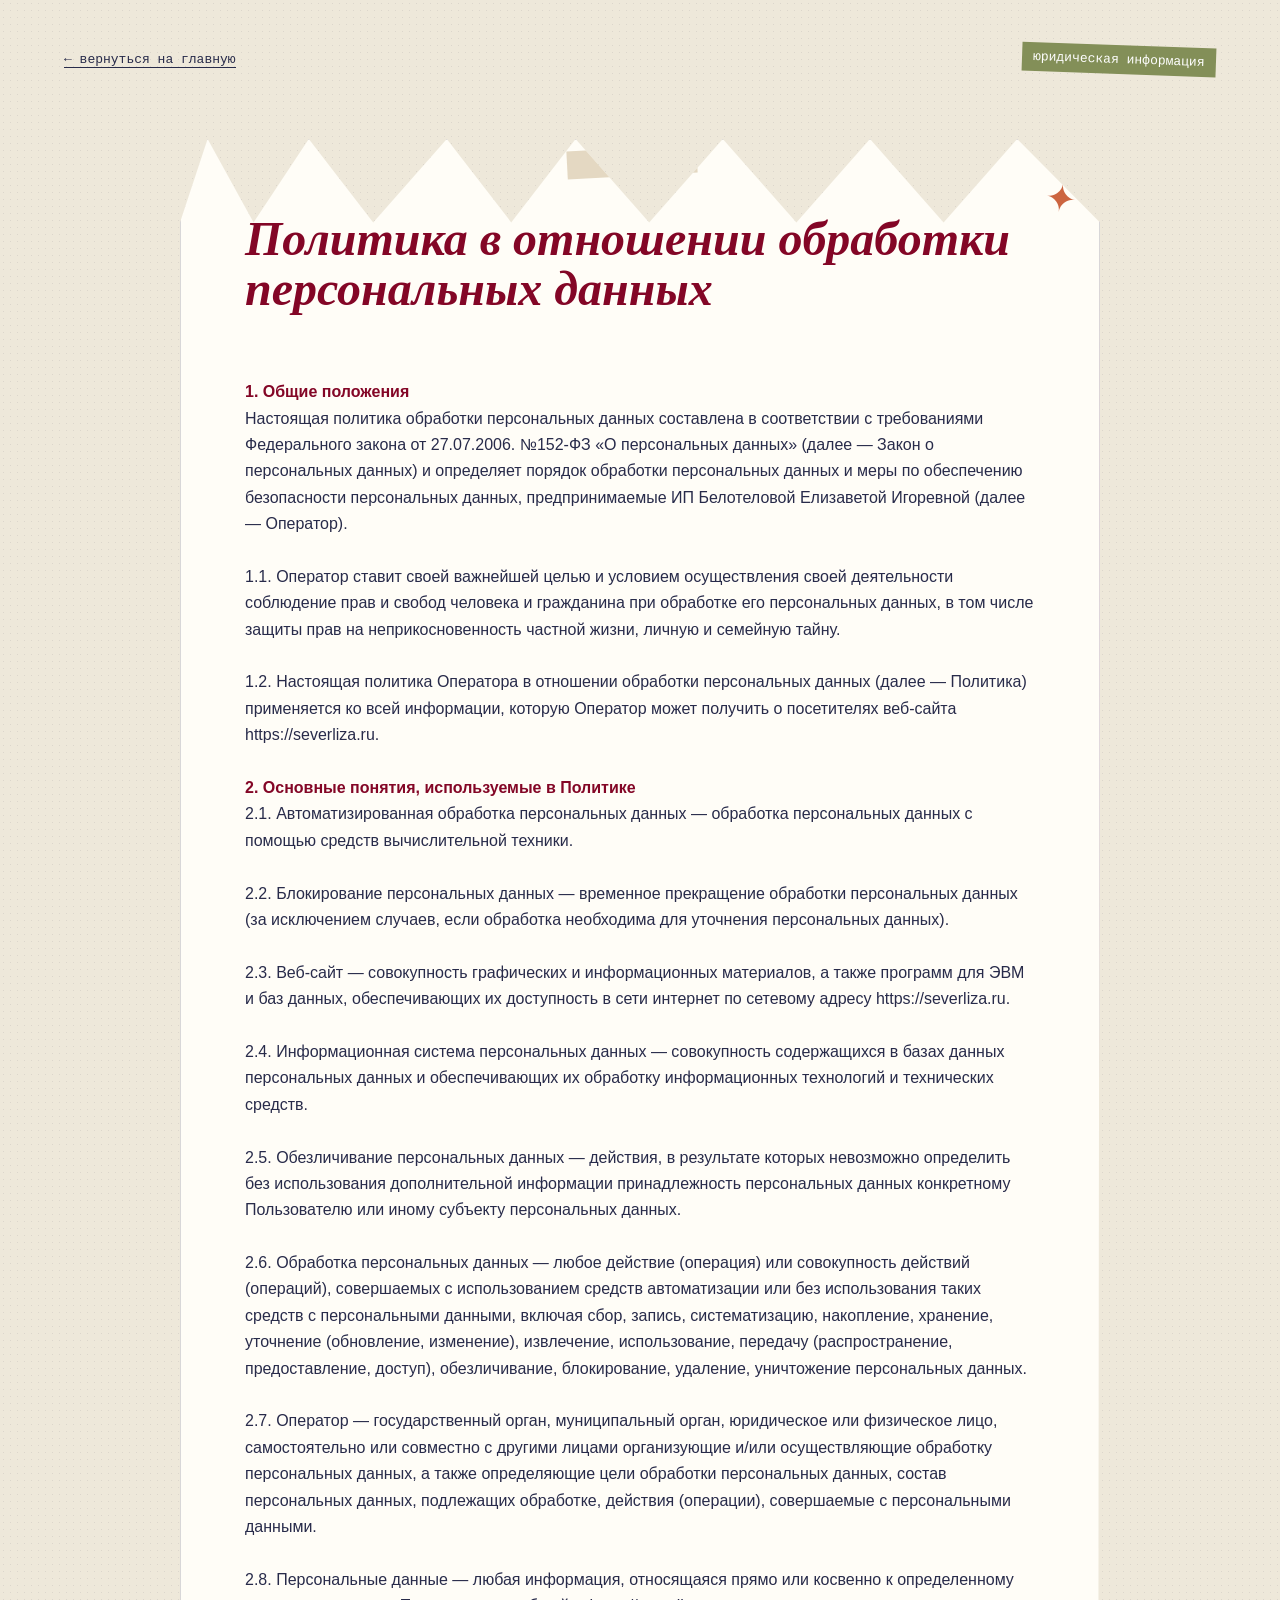
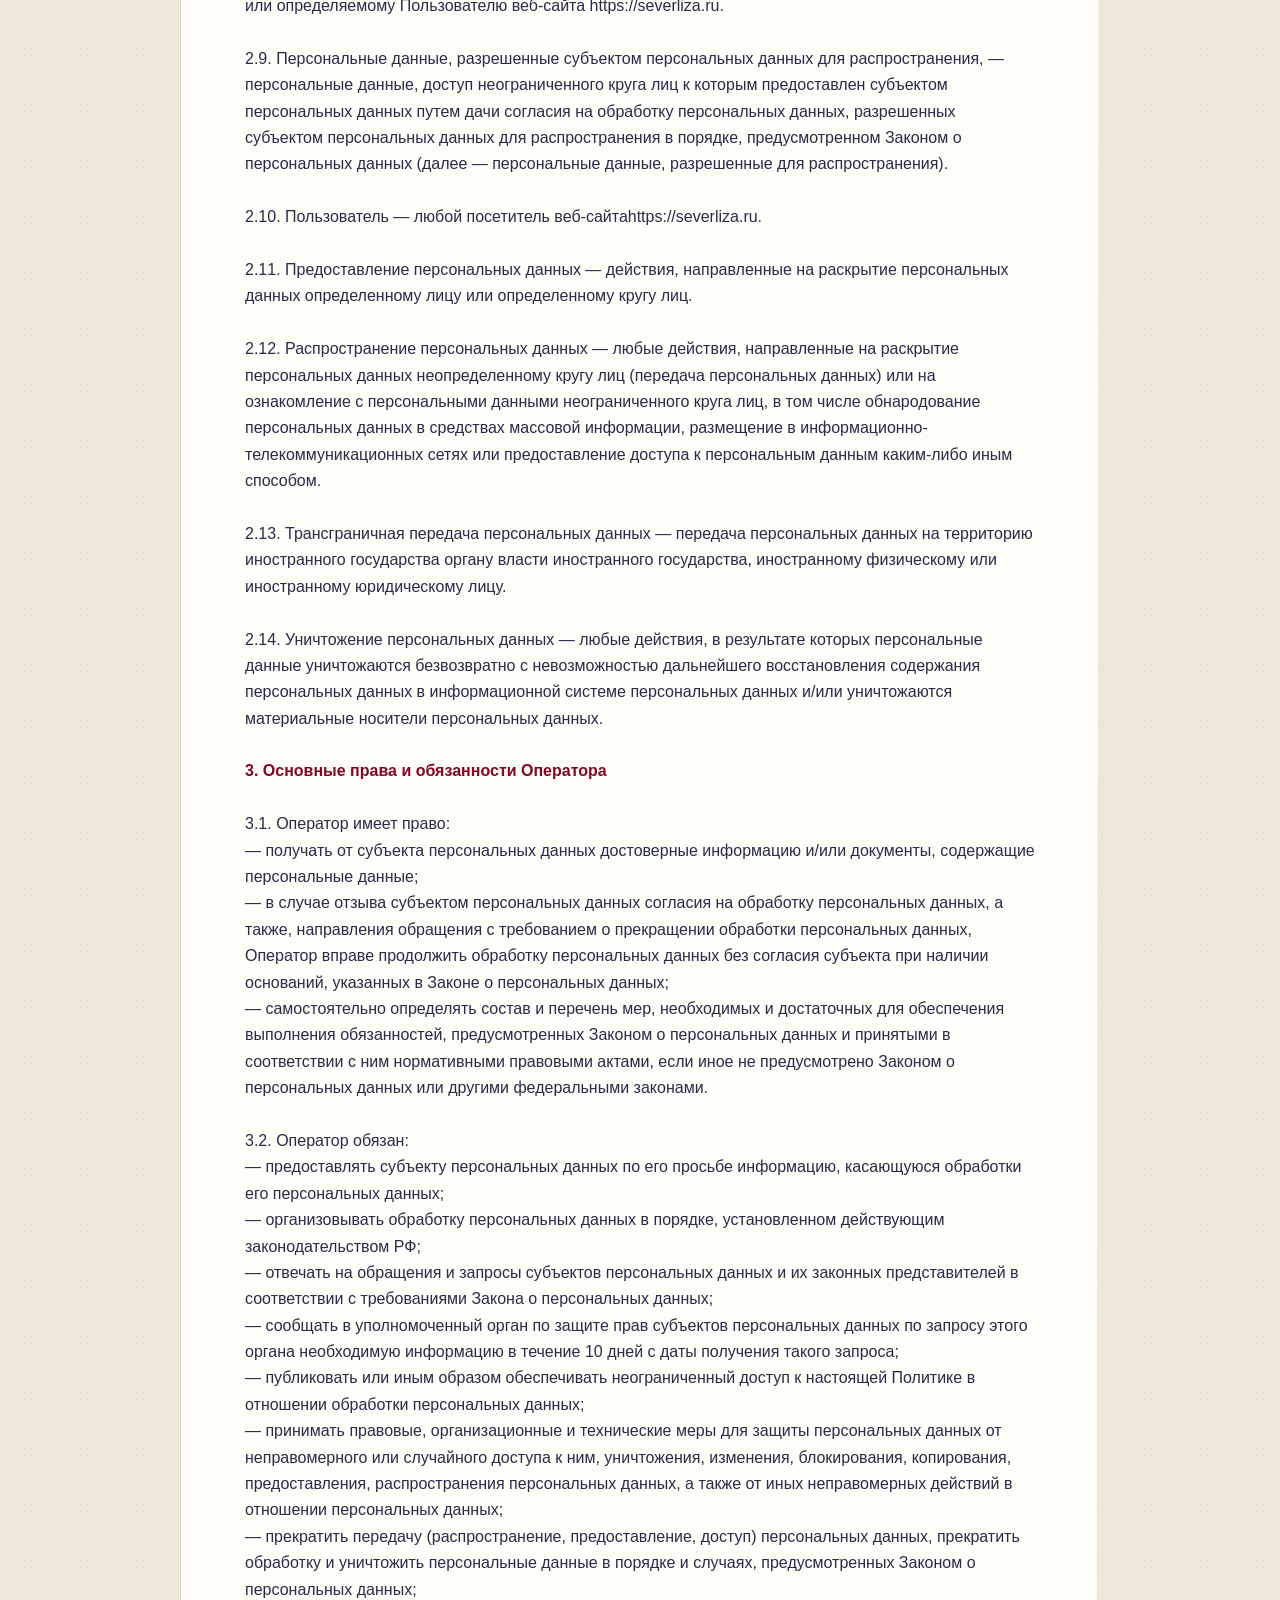
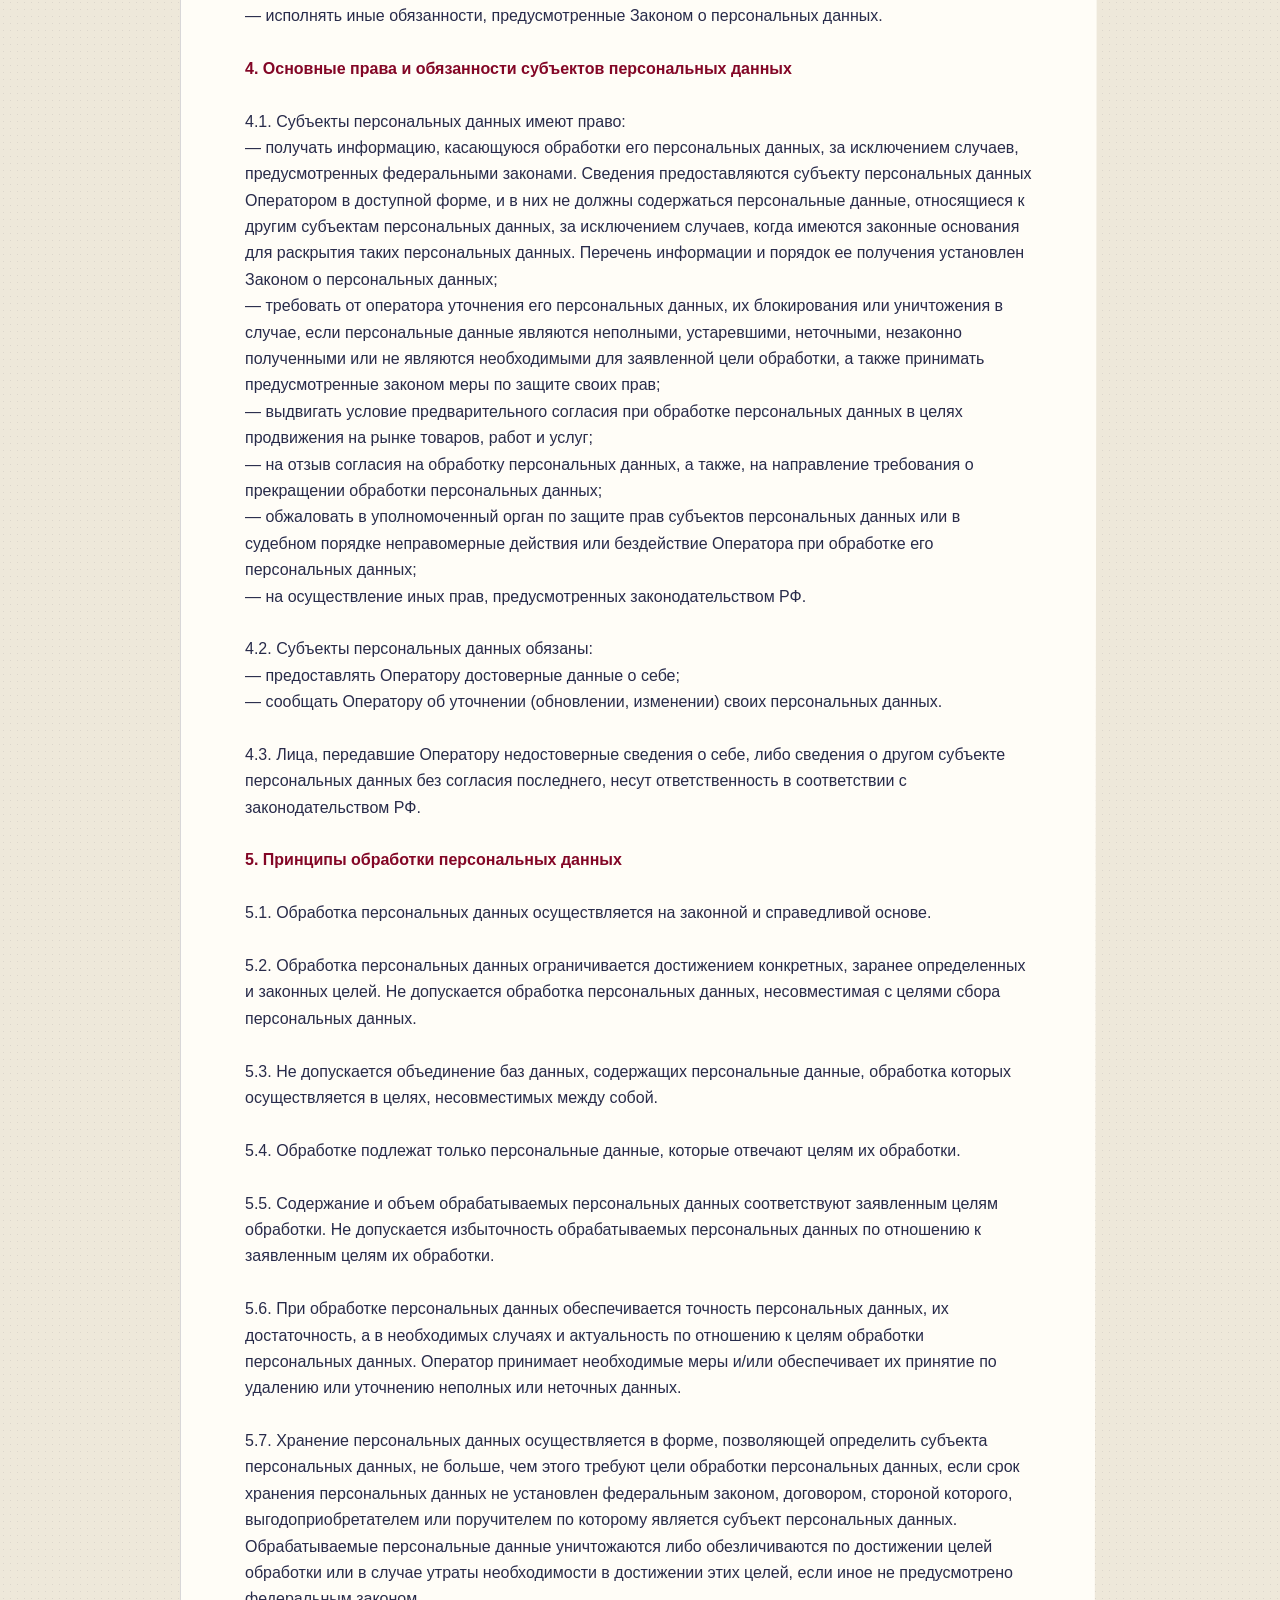
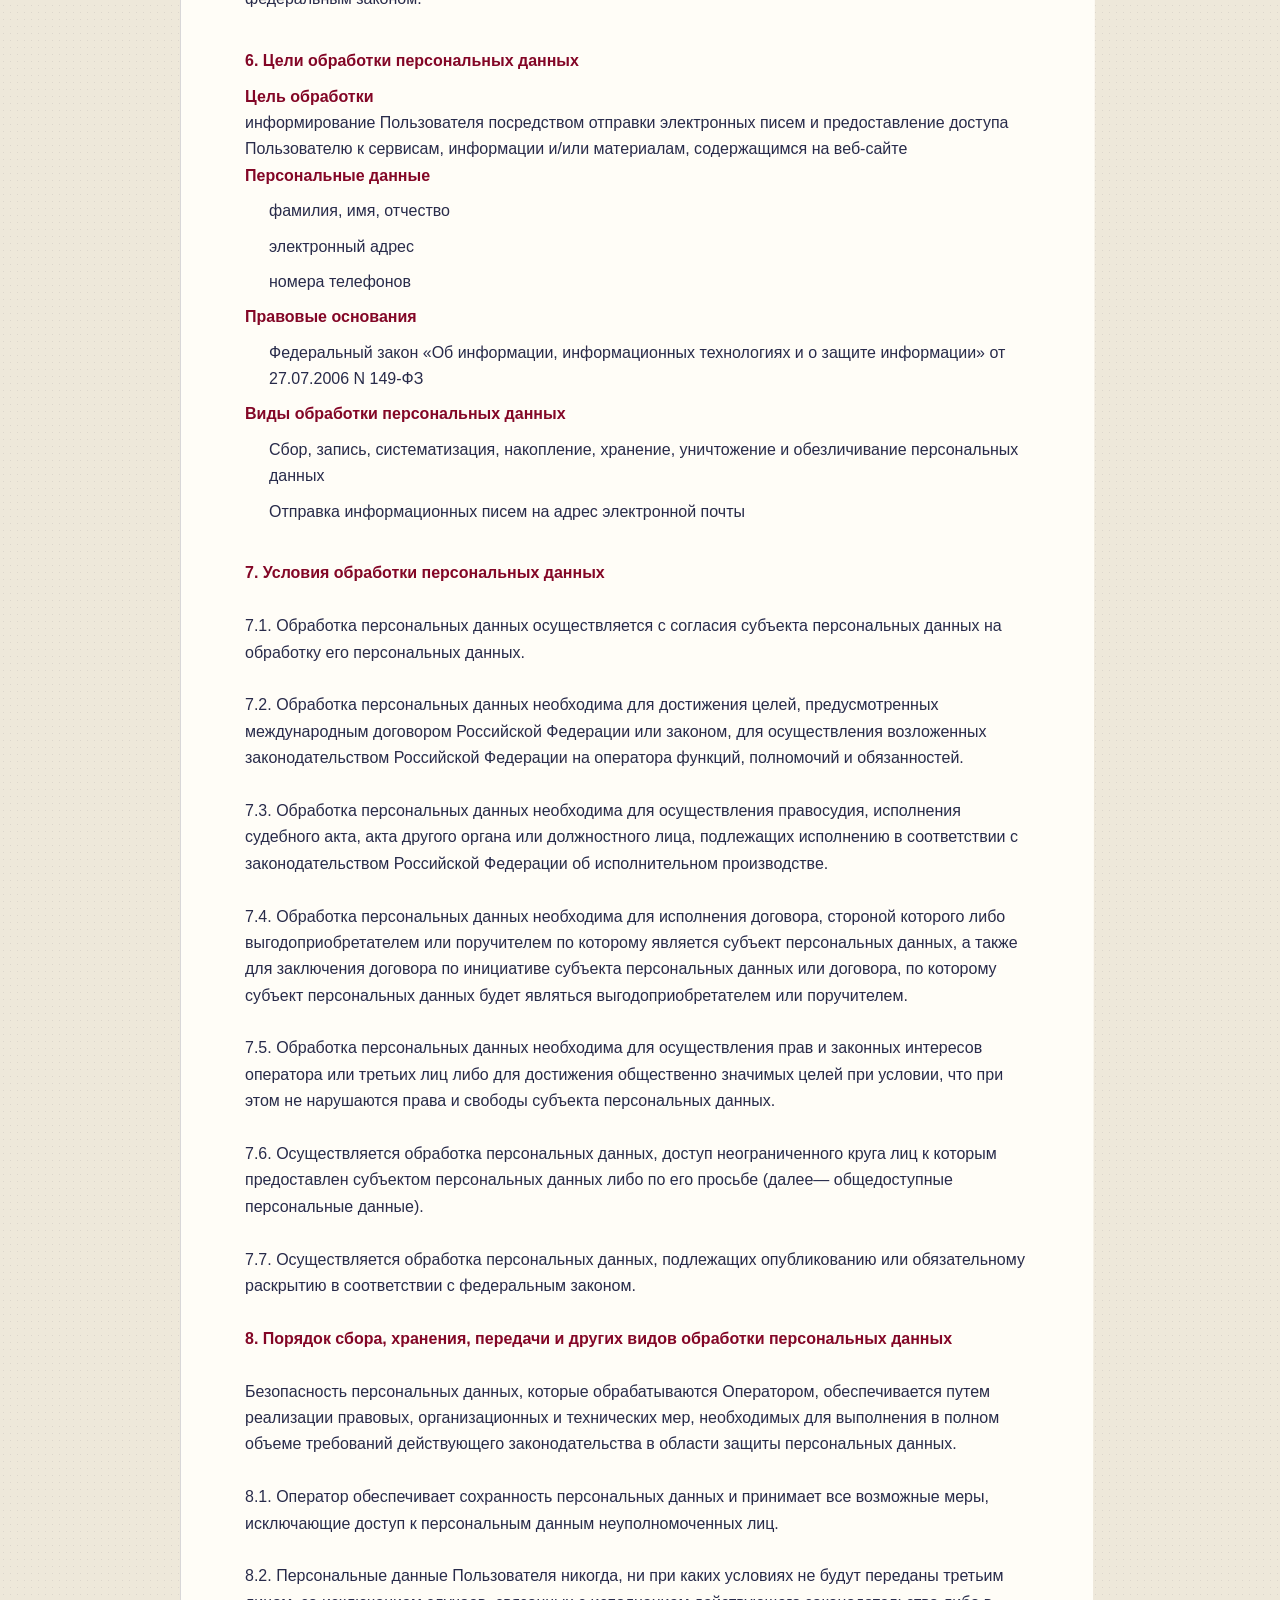
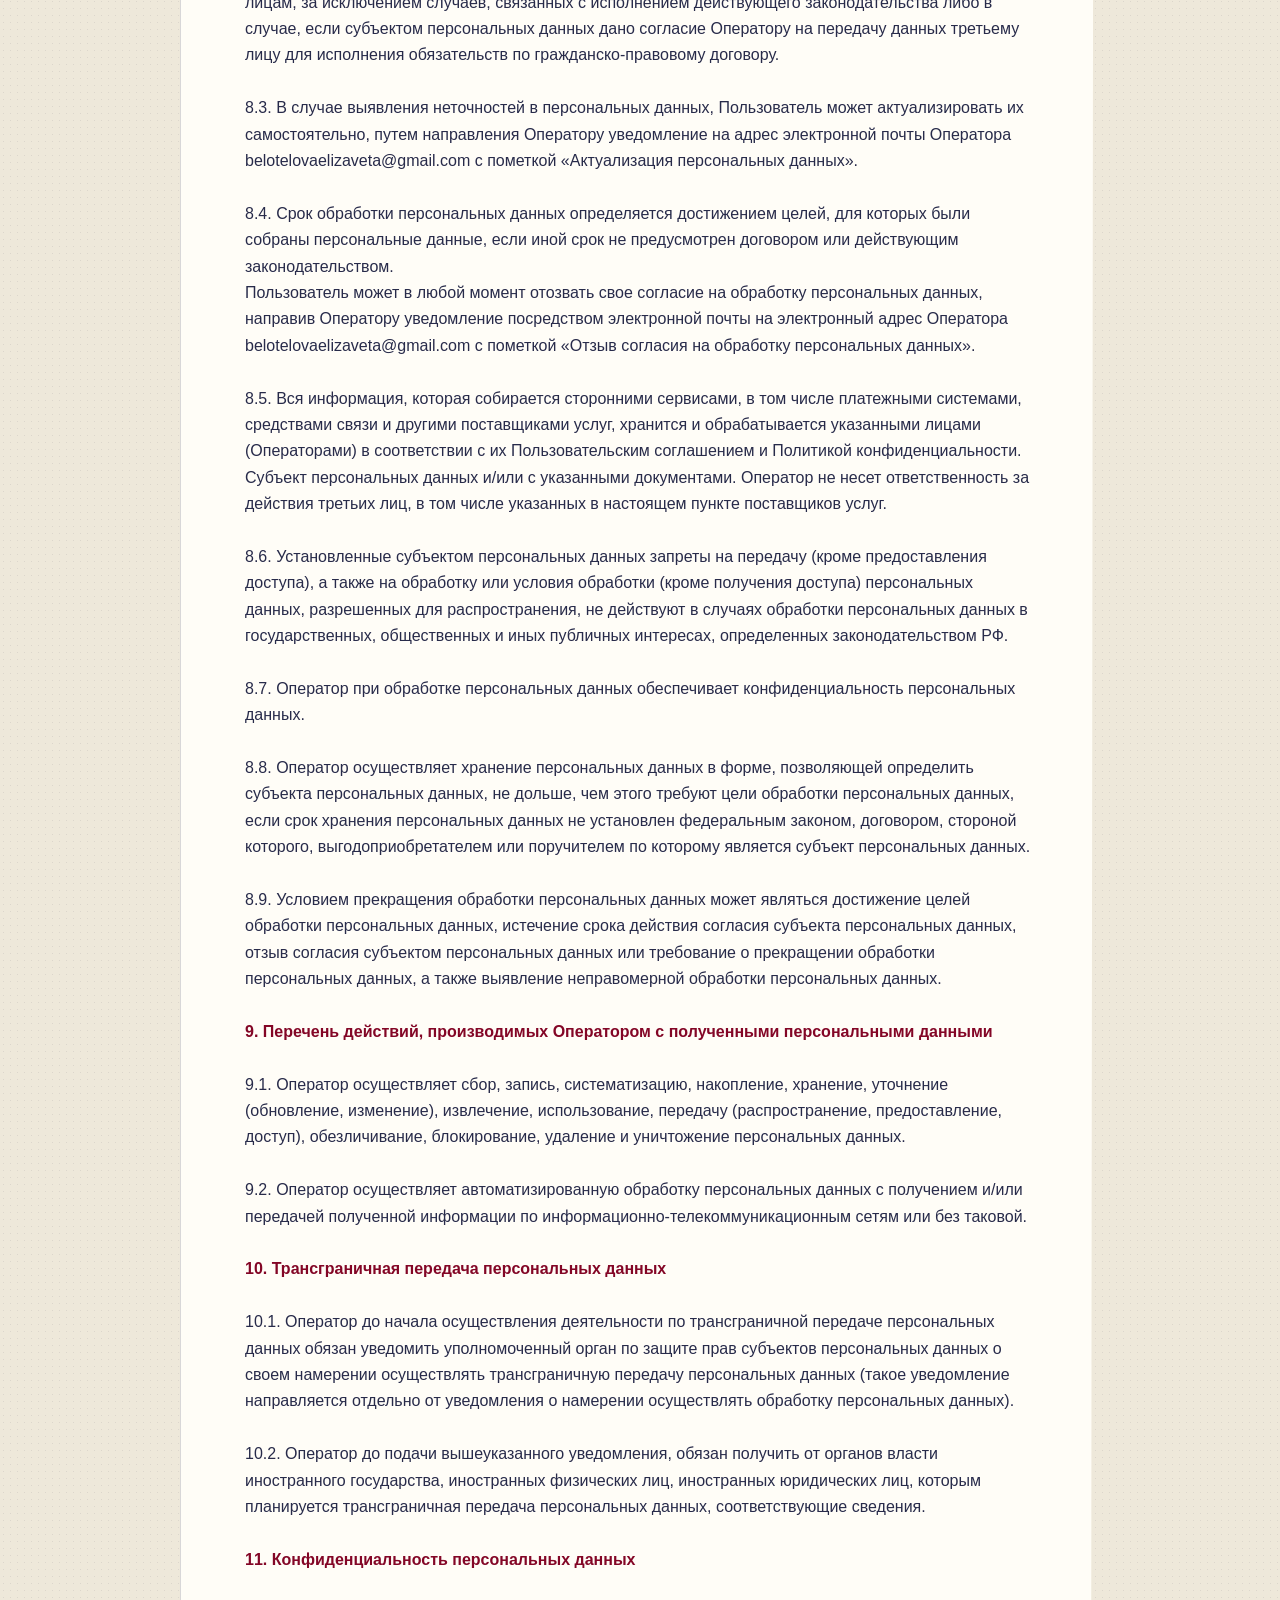
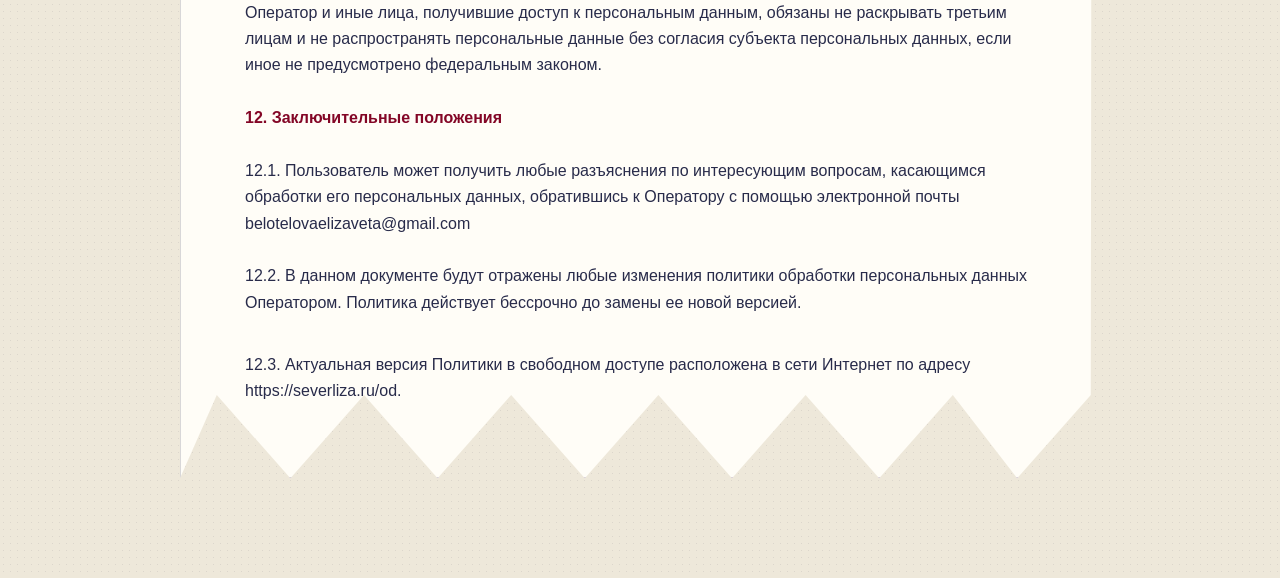
<file: od/index.html>
<!DOCTYPE html><html lang="ru"><head><meta charSet="utf-8"/><meta name="viewport" content="width=device-width, initial-scale=1"/><link rel="stylesheet" href="/assets/index-d2fq4Kju.css" data-rsc-css-href="/assets/index-d2fq4Kju.css" data-precedence="vite-rsc/importer-resources"/><link rel="modulepreload" href="/assets/layout-segment-context-3vRIWeok.js" crossorigin=""/><link rel="modulepreload" href="/assets/rolldown-runtime-S-ySWqyJ.js" crossorigin=""/><link rel="modulepreload" href="/assets/index-tDu-mZP7.js" crossorigin=""/><link rel="modulepreload" href="/assets/framework-DjPHiq1u.js" crossorigin=""/><title>Психолог Елизавета Север</title><meta name="description" content="Индивидуальные и парные консультации онлайн и очно в Москве. Терапия тревоги, отношений, жизненных кризисов и самооценки."/><meta name="codex-preview" content="development"/><script>self.__VINEXT_RSC_PARAMS__={}</script><script>self.__VINEXT_RSC_NAV__={"pathname":"/od","searchParams":[]}</script><link rel="modulepreload" href="/assets/index-tDu-mZP7.js" />
</head><body><main class="inner-page"><nav class="inner-nav"><a href="/">← вернуться на главную</a><span>юридическая информация</span></nav><article class="legal-document"><div><p style="text-align: center;"><strong>Политика в отношении обработки персональных данных</strong></p><br><strong>1. Общие положения</strong><br>Настоящая политика обработки персональных данных составлена в соответствии с требованиями Федерального закона от 27.07.2006. №152-ФЗ «О персональных данных» (далее — Закон о персональных данных) и определяет порядок обработки персональных данных и меры по обеспечению безопасности персональных данных, предпринимаемые ИП Белотеловой Елизаветой Игоревной (далее — Оператор).<br><br>1.1. Оператор ставит своей важнейшей целью и условием осуществления своей деятельности соблюдение прав и свобод человека и гражданина при обработке его персональных данных, в том числе защиты прав на неприкосновенность частной жизни, личную и семейную тайну.<br><br>1.2. Настоящая политика Оператора в отношении обработки персональных данных (далее — Политика) применяется ко всей информации, которую Оператор может получить о посетителях веб-сайта https://severliza.ru.<br><br><strong>2. Основные понятия, используемые в Политике</strong><br>2.1. Автоматизированная обработка персональных данных — обработка персональных данных с помощью средств вычислительной техники.<br><br>2.2. Блокирование персональных данных — временное прекращение обработки персональных данных (за исключением случаев, если обработка необходима для уточнения персональных данных).<br><br>2.3. Веб-сайт — совокупность графических и информационных материалов, а также программ для ЭВМ и баз данных, обеспечивающих их доступность в сети интернет по сетевому адресу https://severliza.ru.<br><br>2.4. Информационная система персональных данных — совокупность содержащихся в базах данных персональных данных и обеспечивающих их обработку информационных технологий и технических средств.<br><br>2.5. Обезличивание персональных данных — действия, в результате которых невозможно определить без использования дополнительной информации принадлежность персональных данных конкретному Пользователю или иному субъекту персональных данных.<br><br>2.6. Обработка персональных данных — любое действие (операция) или совокупность действий (операций), совершаемых с использованием средств автоматизации или без использования таких средств с персональными данными, включая сбор, запись, систематизацию, накопление, хранение, уточнение (обновление, изменение), извлечение, использование, передачу (распространение, предоставление, доступ), обезличивание, блокирование, удаление, уничтожение персональных данных.<br><br>2.7. Оператор — государственный орган, муниципальный орган, юридическое или физическое лицо, самостоятельно или совместно с другими лицами организующие и/или осуществляющие обработку персональных данных, а также определяющие цели обработки персональных данных, состав персональных данных, подлежащих обработке, действия (операции), совершаемые с персональными данными.<br><br>2.8. Персональные данные — любая информация, относящаяся прямо или косвенно к определенному или определяемому Пользователю веб-сайта https://severliza.ru.<br><br>2.9. Персональные данные, разрешенные субъектом персональных данных для распространения, — персональные данные, доступ неограниченного круга лиц к которым предоставлен субъектом персональных данных путем дачи согласия на обработку персональных данных, разрешенных субъектом персональных данных для распространения в порядке, предусмотренном Законом о персональных данных (далее — персональные данные, разрешенные для распространения).<br><br>2.10. Пользователь — любой посетитель веб-сайтаhttps://severliza.ru.<br><br>2.11. Предоставление персональных данных — действия, направленные на раскрытие персональных данных определенному лицу или определенному кругу лиц.<br><br>2.12. Распространение персональных данных — любые действия, направленные на раскрытие персональных данных неопределенному кругу лиц (передача персональных данных) или на ознакомление с персональными данными неограниченного круга лиц, в том числе обнародование персональных данных в средствах массовой информации, размещение в информационно-телекоммуникационных сетях или предоставление доступа к персональным данным каким-либо иным способом.<br><br>2.13. Трансграничная передача персональных данных — передача персональных данных на территорию иностранного государства органу власти иностранного государства, иностранному физическому или иностранному юридическому лицу.<br><br>2.14. Уничтожение персональных данных — любые действия, в результате которых персональные данные уничтожаются безвозвратно с невозможностью дальнейшего восстановления содержания персональных данных в информационной системе персональных данных и/или уничтожаются материальные носители персональных данных.<br><br><strong>3. Основные права и обязанности Оператора</strong><br><br>3.1. Оператор имеет право:<br>— получать от субъекта персональных данных достоверные информацию и/или документы, содержащие персональные данные;<br>— в случае отзыва субъектом персональных данных согласия на обработку персональных данных, а также, направления обращения с требованием о прекращении обработки персональных данных, Оператор вправе продолжить обработку персональных данных без согласия субъекта при наличии оснований, указанных в Законе о персональных данных;<br>— самостоятельно определять состав и перечень мер, необходимых и достаточных для обеспечения выполнения обязанностей, предусмотренных Законом о персональных данных и принятыми в соответствии с ним нормативными правовыми актами, если иное не предусмотрено Законом о персональных данных или другими федеральными законами.<br><br>3.2. Оператор обязан:<br>— предоставлять субъекту персональных данных по его просьбе информацию, касающуюся обработки его персональных данных;<br>— организовывать обработку персональных данных в порядке, установленном действующим законодательством РФ;<br>— отвечать на обращения и запросы субъектов персональных данных и их законных представителей в соответствии с требованиями Закона о персональных данных;<br>— сообщать в уполномоченный орган по защите прав субъектов персональных данных по запросу этого органа необходимую информацию в течение 10 дней с даты получения такого запроса;<br>— публиковать или иным образом обеспечивать неограниченный доступ к настоящей Политике в отношении обработки персональных данных;<br>— принимать правовые, организационные и технические меры для защиты персональных данных от неправомерного или случайного доступа к ним, уничтожения, изменения, блокирования, копирования, предоставления, распространения персональных данных, а также от иных неправомерных действий в отношении персональных данных;<br>— прекратить передачу (распространение, предоставление, доступ) персональных данных, прекратить обработку и уничтожить персональные данные в порядке и случаях, предусмотренных Законом о персональных данных;<br>— исполнять иные обязанности, предусмотренные Законом о персональных данных.<br><br><strong>4. Основные права и обязанности субъектов персональных данных</strong><br><br>4.1. Субъекты персональных данных имеют право:<br>— получать информацию, касающуюся обработки его персональных данных, за исключением случаев, предусмотренных федеральными законами. Сведения предоставляются субъекту персональных данных Оператором в доступной форме, и в них не должны содержаться персональные данные, относящиеся к другим субъектам персональных данных, за исключением случаев, когда имеются законные основания для раскрытия таких персональных данных. Перечень информации и порядок ее получения установлен Законом о персональных данных;<br>— требовать от оператора уточнения его персональных данных, их блокирования или уничтожения в случае, если персональные данные являются неполными, устаревшими, неточными, незаконно полученными или не являются необходимыми для заявленной цели обработки, а также принимать предусмотренные законом меры по защите своих прав;<br>— выдвигать условие предварительного согласия при обработке персональных данных в целях продвижения на рынке товаров, работ и услуг;<br>— на отзыв согласия на обработку персональных данных, а также, на направление требования о прекращении обработки персональных данных;<br>— обжаловать в уполномоченный орган по защите прав субъектов персональных данных или в судебном порядке неправомерные действия или бездействие Оператора при обработке его персональных данных;<br>— на осуществление иных прав, предусмотренных законодательством РФ.<br><br>4.2. Субъекты персональных данных обязаны:<br>— предоставлять Оператору достоверные данные о себе;<br>— сообщать Оператору об уточнении (обновлении, изменении) своих персональных данных.<br><br>4.3. Лица, передавшие Оператору недостоверные сведения о себе, либо сведения о другом субъекте персональных данных без согласия последнего, несут ответственность в соответствии с законодательством РФ.<br><br><strong>5. Принципы обработки персональных данных</strong><br><br>5.1. Обработка персональных данных осуществляется на законной и справедливой основе.<br><br>5.2. Обработка персональных данных ограничивается достижением конкретных, заранее определенных и законных целей. Не допускается обработка персональных данных, несовместимая с целями сбора персональных данных.<br><br>5.3. Не допускается объединение баз данных, содержащих персональные данные, обработка которых осуществляется в целях, несовместимых между собой.<br><br>5.4. Обработке подлежат только персональные данные, которые отвечают целям их обработки.<br><br>5.5. Содержание и объем обрабатываемых персональных данных соответствуют заявленным целям обработки. Не допускается избыточность обрабатываемых персональных данных по отношению к заявленным целям их обработки.<br><br>5.6. При обработке персональных данных обеспечивается точность персональных данных, их достаточность, а в необходимых случаях и актуальность по отношению к целям обработки персональных данных. Оператор принимает необходимые меры и/или обеспечивает их принятие по удалению или уточнению неполных или неточных данных.<br><br>5.7. Хранение персональных данных осуществляется в форме, позволяющей определить субъекта персональных данных, не больше, чем этого требуют цели обработки персональных данных, если срок хранения персональных данных не установлен федеральным законом, договором, стороной которого, выгодоприобретателем или поручителем по которому является субъект персональных данных. Обрабатываемые персональные данные уничтожаются либо обезличиваются по достижении целей обработки или в случае утраты необходимости в достижении этих целей, если иное не предусмотрено федеральным законом.<br><br><p style="text-align: left;"><strong>6. Цели обработки персональных данных</strong></p><strong>Цель обработки</strong><br>информирование Пользователя посредством отправки электронных писем и предоставление доступа Пользователю к сервисам, информации и/или материалам, содержащимся на веб-сайте<br><strong>Персональные данные</strong><br><ul><li data-list="bullet">фамилия, имя, отчество</li><li data-list="bullet">электронный адрес</li><li data-list="bullet">номера телефонов</li></ul><strong>Правовые основания</strong><br><ul><li data-list="bullet">Федеральный закон «Об информации, информационных технологиях и о защите информации» от 27.07.2006 N 149-ФЗ</li></ul><strong>Виды обработки персональных данных</strong><br><ul><li data-list="bullet">Сбор, запись, систематизация, накопление, хранение, уничтожение и обезличивание персональных данных</li><li data-list="bullet">Отправка информационных писем на адрес электронной почты</li></ul><br><strong>7. Условия обработки персональных данных</strong><br><br>7.1. Обработка персональных данных осуществляется с согласия субъекта персональных данных на обработку его персональных данных.<br><br>7.2. Обработка персональных данных необходима для достижения целей, предусмотренных международным договором Российской Федерации или законом, для осуществления возложенных законодательством Российской Федерации на оператора функций, полномочий и обязанностей.<br><br>7.3. Обработка персональных данных необходима для осуществления правосудия, исполнения судебного акта, акта другого органа или должностного лица, подлежащих исполнению в соответствии с законодательством Российской Федерации об исполнительном производстве.<br><br>7.4. Обработка персональных данных необходима для исполнения договора, стороной которого либо выгодоприобретателем или поручителем по которому является субъект персональных данных, а также для заключения договора по инициативе субъекта персональных данных или договора, по которому субъект персональных данных будет являться выгодоприобретателем или поручителем.<br><br>7.5. Обработка персональных данных необходима для осуществления прав и законных интересов оператора или третьих лиц либо для достижения общественно значимых целей при условии, что при этом не нарушаются права и свободы субъекта персональных данных.<br><br>7.6. Осуществляется обработка персональных данных, доступ неограниченного круга лиц к которым предоставлен субъектом персональных данных либо по его просьбе (далее— общедоступные персональные данные).<br><br>7.7. Осуществляется обработка персональных данных, подлежащих опубликованию или обязательному раскрытию в соответствии с федеральным законом.<br><br><strong>8. Порядок сбора, хранения, передачи и других видов обработки персональных данных</strong><br><br>Безопасность персональных данных, которые обрабатываются Оператором, обеспечивается путем реализации правовых, организационных и технических мер, необходимых для выполнения в полном объеме требований действующего законодательства в области защиты персональных данных.<br><br>8.1. Оператор обеспечивает сохранность персональных данных и принимает все возможные меры, исключающие доступ к персональным данным неуполномоченных лиц.<br><br>8.2. Персональные данные Пользователя никогда, ни при каких условиях не будут переданы третьим лицам, за исключением случаев, связанных с исполнением действующего законодательства либо в случае, если субъектом персональных данных дано согласие Оператору на передачу данных третьему лицу для исполнения обязательств по гражданско-правовому договору.<br><br>8.3. В случае выявления неточностей в персональных данных, Пользователь может актуализировать их самостоятельно, путем направления Оператору уведомление на адрес электронной почты Оператора belotelovaelizaveta@gmail.com с пометкой «Актуализация персональных данных».<br><br>8.4. Срок обработки персональных данных определяется достижением целей, для которых были собраны персональные данные, если иной срок не предусмотрен договором или действующим законодательством.<br>Пользователь может в любой момент отозвать свое согласие на обработку персональных данных, направив Оператору уведомление посредством электронной почты на электронный адрес Оператора belotelovaelizaveta@gmail.com с пометкой «Отзыв согласия на обработку персональных данных».<br><br>8.5. Вся информация, которая собирается сторонними сервисами, в том числе платежными системами, средствами связи и другими поставщиками услуг, хранится и обрабатывается указанными лицами (Операторами) в соответствии с их Пользовательским соглашением и Политикой конфиденциальности. Субъект персональных данных и/или с указанными документами. Оператор не несет ответственность за действия третьих лиц, в том числе указанных в настоящем пункте поставщиков услуг.<br><br>8.6. Установленные субъектом персональных данных запреты на передачу (кроме предоставления доступа), а также на обработку или условия обработки (кроме получения доступа) персональных данных, разрешенных для распространения, не действуют в случаях обработки персональных данных в государственных, общественных и иных публичных интересах, определенных законодательством РФ.<br><br>8.7. Оператор при обработке персональных данных обеспечивает конфиденциальность персональных данных.<br><br>8.8. Оператор осуществляет хранение персональных данных в форме, позволяющей определить субъекта персональных данных, не дольше, чем этого требуют цели обработки персональных данных, если срок хранения персональных данных не установлен федеральным законом, договором, стороной которого, выгодоприобретателем или поручителем по которому является субъект персональных данных.<br><br>8.9. Условием прекращения обработки персональных данных может являться достижение целей обработки персональных данных, истечение срока действия согласия субъекта персональных данных, отзыв согласия субъектом персональных данных или требование о прекращении обработки персональных данных, а также выявление неправомерной обработки персональных данных.<br><br><strong>9. Перечень действий, производимых Оператором с полученными персональными данными</strong><br><br>9.1. Оператор осуществляет сбор, запись, систематизацию, накопление, хранение, уточнение (обновление, изменение), извлечение, использование, передачу (распространение, предоставление, доступ), обезличивание, блокирование, удаление и уничтожение персональных данных.<br><br>9.2. Оператор осуществляет автоматизированную обработку персональных данных с получением и/или передачей полученной информации по информационно-телекоммуникационным сетям или без таковой.<br><br><strong>10. Трансграничная передача персональных данных</strong><br><br>10.1. Оператор до начала осуществления деятельности по трансграничной передаче персональных данных обязан уведомить уполномоченный орган по защите прав субъектов персональных данных о своем намерении осуществлять трансграничную передачу персональных данных (такое уведомление направляется отдельно от уведомления о намерении осуществлять обработку персональных данных).<br><br>10.2. Оператор до подачи вышеуказанного уведомления, обязан получить от органов власти иностранного государства, иностранных физических лиц, иностранных юридических лиц, которым планируется трансграничная передача персональных данных, соответствующие сведения.<br><br><strong>11. Конфиденциальность персональных данных</strong><br><br>Оператор и иные лица, получившие доступ к персональным данным, обязаны не раскрывать третьим лицам и не распространять персональные данные без согласия субъекта персональных данных, если иное не предусмотрено федеральным законом.<br><br><strong>12. Заключительные положения</strong><br><br>12.1. Пользователь может получить любые разъяснения по интересующим вопросам, касающимся обработки его персональных данных, обратившись к Оператору с помощью электронной почты belotelovaelizaveta@gmail.com<br><br>12.2. В данном документе будут отражены любые изменения политики обработки персональных данных Оператором. Политика действует бессрочно до замены ее новой версией.<br><br><p style="text-align: left;">12.3. Актуальная версия Политики в свободном доступе расположена в сети Интернет по адресу https://severliza.ru/od.</p></div></article></main><script id="_R_">import("/assets/index-tDu-mZP7.js")</script></body></html><script>self.__VINEXT_RSC_CHUNKS__=self.__VINEXT_RSC_CHUNKS__||[];self.__VINEXT_RSC_CHUNKS__.push("2:I[\"8c0f216c4604\",[],\"Children\",1]\n3:I[\"15c18cfaeeff\",[],\"LayoutSegmentProvider\",1]\n4:I[\"8c0f216c4604\",[],\"Slot\",1]\n5:I[\"593f344dc510\",[],\"RedirectBoundary\",1]\n:HL[\"/assets/index-d2fq4Kju.css\",\"style\"]\n0:{\"__route\":\"route:/od\",\"__interceptionContext\":null,\"__layoutIds\":[\"layout:/\"],\"__rootLayout\":\"/\",\"page:/od\":\"$L1\",\"layout:/\":[[[[\"$\",\"link\",\"css:/assets/index-d2fq4Kju.css\",{\"rel\":\"stylesheet\",\"precedence\":\"vite-rsc/importer-resources\",\"href\":\"/assets/index-d2fq4Kju.css\",\"data-rsc-css-href\":\"/assets/index-d2fq4Kju.css\"}],\"$undefined\"],[\"$\",\"html\",null,{\"lang\":\"ru\",\"children\":[\"$\",\"body\",null,{\"children\":[\"$\",\"$L2\",null,{}]}]}]],null],\"route:/od\":[[[\"$\",\"meta\",null,{\"charSet\":\"utf-8\"}],[[\"$\",\"title\",\"0\",{\"children\":\"Психолог Елизавета Север\"}],[\"$\",\"meta\",\"1\",{\"name\":\"description\",\"content\":\"Индивидуальные и парные консультации онлайн и очно в Москве. Терапия тревоги, отношений, жизненных кризисов и самооценки.\"}],[\"$\",\"meta\",\"2\",{\"name\":\"codex-preview\",\"content\":\"development\"}]],[[\"$\",\"meta\",\"0\",{\"name\":\"viewport\",\"content\":\"width=device-width, initial-scale=1\"}]]],[\"$\",\"$L3\",null,{\"segmentMap\":{\"children\":[\"od\"]},\"children\":[\"$\",\"$L4\",null,{\"id\":\"layout:/\",\"parallelSlots\":\"$undefined\",\"children\":[\"$\",\"$L5\",null,{\"children\":[\"$\",\"$L3\",null,{\"segmentMap\":{\"children\":[]},\"children\":[\"$\",\"$L4\",null,{\"id\":\"page:/od\"}]}]}]}]}]],\"__layoutFlags\":{\"layout:/\":\"s\"},\"__artifactCompatibility\":{\"schemaVersion\":1,\"graphVersion\":\"app-route-graph:1ru1bsg62gh1g\",\"deploymentVersion\":\"9dc6383c-e677-428b-8e27-23017582e1a0\",\"appElementsSchemaVersion\":1,\"rscPayloadSchemaVersion\":1,\"rootBoundaryId\":\"/\",\"renderEpoch\":null}}\n")</script><script>self.__VINEXT_RSC_CHUNKS__=self.__VINEXT_RSC_CHUNKS__||[];self.__VINEXT_RSC_CHUNKS__.push("6:T832c,\u003cp style=\"text-align: center;\"\u003e\u003cstrong\u003eПолитика в отношении обработки персональных данных\u003c/strong\u003e\u003c/p\u003e\u003cbr\u003e\u003cstrong\u003e1. Общие положения\u003c/strong\u003e\u003cbr\u003eНастоящая политика обработки персональных данных составлена в соответствии с требованиями Федерального закона от 27.07.2006. №152-ФЗ «О персональных данных» (далее — Закон о персональных данных) и определяет порядок обработки персональных данных и меры по обеспечению безопасности персональных данных, предпринимаемые ИП Белотеловой Елизаветой Игоревной (далее — Оператор).\u003cbr\u003e\u003cbr\u003e1.1. Оператор ставит своей важнейшей целью и условием осуществления своей деятельности соблюдение прав и свобод человека и гражданина при обработке его персональных данных, в том числе защиты прав на неприкосновенность частной жизни, личную и семейную тайну.\u003cbr\u003e\u003cbr\u003e1.2. Настоящая политика Оператора в отношении обработки персональных данных (далее — Политика) применяется ко всей информации, которую Оператор может получить о посетителях веб-сайта https://severliza.ru.\u003cbr\u003e\u003cbr\u003e\u003cstrong\u003e2. Основные понятия, используемые в Политике\u003c/strong\u003e\u003cbr\u003e2.1. Автоматизированная обработка персональных данных — обработка персональных данных с помощью средств вычислительной техники.\u003cbr\u003e\u003cbr\u003e2.2. Блокирование персональных данных — временное прекращение обработки персональных данных (за исключением случаев, если обработка необходима для уточнения персональных данных).\u003cbr\u003e\u003cbr\u003e2.3. Веб-сайт — совокупность графических и информационных материалов, а также программ для ЭВМ и баз данных, обеспечивающих их доступность в сети интернет по сетевому адресу https://severliza.ru.\u003cbr\u003e\u003cbr\u003e2.4. Информационная система персональных данных — совокупность содержащихся в базах данных персональных данных и обеспечивающих их обработку информационных технологий и технических средств.\u003cbr\u003e\u003cbr\u003e2.5. Обезличивание персональных данных — действия, в результате которых невозможно определить без использования дополнительной информации принадлежность персональных данных конкретному Пользователю или иному субъекту персональных данных.\u003cbr\u003e\u003cbr\u003e2.6. Обработка персональных данных — любое действие (операция) или совокупность действий (операций), совершаемых с использованием средств автоматизации или без использования таких средств с персональными данными, включая сбор, запись, систематизацию, накопление, хранение, уточнение (обновление, изменение), извлечение, использование, передачу (распространение, предоставление, доступ), обезличивание, блокирование, удаление, уничтожение персональных данных.\u003cbr\u003e\u003cbr\u003e2.7. Оператор — государственный орган, муниципальный орган, юридическое или физическое лицо, самостоятельно или совместно с другими лицами организующие и/или осуществляющие обработку персональных данных, а также определяющие цели обработки персональных данных, состав персональных данных, подлежащих обработке, действия (операции), совершаемые с персональными данными.\u003cbr\u003e\u003cbr\u003e2.8. Персональные данные — любая информация, относящаяся прямо или косвенно к определенному или определяемому Пользователю веб-сайта https://severliza.ru.\u003cbr\u003e\u003cbr\u003e2.9. Персональные данные, разрешенные субъектом персональных данных для распространения, — персональные данные, доступ неограниченного круга лиц к которым предоставлен субъектом персональных данных путем дачи согласия на обработку персональных данных, разрешенных субъектом персональных данных для распространения в порядке, предусмотренном Законом о персональных данных (далее — персональные данные, разрешенные для распространения).\u003cbr\u003e\u003cbr\u003e2.10. Пользователь — любой посетитель веб-сайтаhttps://severliza.ru.\u003cbr\u003e\u003cbr\u003e2.11. Предоставление персональных данных — действия, направленные на раскрытие персональных данных определенному лицу или определенному кругу лиц.\u003cbr\u003e\u003cbr\u003e2.12. Распространение персональных данных — любые действия, направленные на раскрытие персональных данных неопределенному кругу лиц (передача персональных данных) или на ознакомление с персональными данными неограниченного круга лиц, в том числе обнародование персональных данных в средствах массовой информации, размещение в информационно-телекоммуникационных сетях или предоставление доступа к персональным данным каким-либо иным способом.\u003cbr\u003e\u003cbr\u003e2.13. Трансграничная передача персональных данных — передача персональных данных на территорию иностранного государства органу власти иностранного государства, иностранному физическому или иностранному юридическому лицу.\u003cbr\u003e\u003cbr\u003e2.14. Уничтожение персональных данных — любые действия, в результате которых персональные данные уничтожаются безвозвратно с невозможностью дальнейшего восстановления содержания персональных данных в информационной системе персональных данных и/или уничтожаются материальные носители персональных данных.\u003cbr\u003e\u003cbr\u003e\u003cstrong\u003e3. Основные права и обязанности Оператора\u003c/strong\u003e\u003cbr\u003e\u003cbr\u003e3.1. Оператор имеет право:\u003cbr\u003e— получать от субъекта персональных данных достоверные информацию и/или документы, содержащие персональные данные;\u003cbr\u003e— в случае отзыва субъектом персональных данных согласия на обработку персональных данных, а также, направления обращения с требованием о прекращении обработки персональных данных, Оператор вправе продолжить обработку персональных данных без согласия субъекта при наличии оснований, указанных в Законе о персональных данных;\u003cbr\u003e— самостоятельно определять состав и перечень мер, необходимых и достаточных для обеспечения выполнения обязанностей, предусмотренных Законом о персональных данных и принятыми в соответствии с ним нормативными правовыми актами, если иное не предусмотрено Законом о персональных данных или другими федеральными законами.\u003cbr\u003e\u003cbr\u003e3.2. Оператор обязан:\u003cbr\u003e— предоставлять субъекту персональных данных по его просьбе информацию, касающуюся обработки его персональных данных;\u003cbr\u003e— организовывать обработку персональных данных в порядке, установленном действующим законодательством РФ;\u003cbr\u003e— отвечать на обращения и запросы субъектов персональных данных и их законных представителей в соответствии с требованиями Закона о персональных данных;\u003cbr\u003e— сообщать в уполномоченный орган по защите прав субъектов персональных данных по запросу этого органа необходимую информацию в течение 10 дней с даты получения такого запроса;\u003cbr\u003e— публиковать или иным образом обеспечивать неограниченный доступ к настоящей Политике в отношении обработки персональных данных;\u003cbr\u003e— принимать правовые, организационные и технические меры для защиты персональных данных от неправомерного или случайного доступа к ним, уничтожения, изменения, блокирования, копирования, предоставления, распространения персональных данных, а также от иных неправомерных действий в отношении персональных данных;\u003cbr\u003e— прекратить передачу (распространение, предоставление, доступ) персональных данных, прекратить обработку и уничтожить персональные данные в порядке и случаях, предусмотренных Законом о персональных данных;\u003cbr\u003e— исполнять иные обязанности, предусмотренные Законом о персональных данных.\u003cbr\u003e\u003cbr\u003e\u003cstrong\u003e4. Основные права и обязанности субъектов персональных данных\u003c/strong\u003e\u003cbr\u003e\u003cbr\u003e4.1. Субъекты персональных данных имеют право:\u003cbr\u003e— получать информацию, касающуюся обработки его персональных данных, за исключением случаев, предусмотренных федеральными законами. Сведения предоставляются субъекту персональных данных Оператором в доступной форме, и в них не должны содержаться персональные данные, относящиеся к другим субъектам персональных данных, за исключением случаев, когда имеются законные основания для раскрытия таких персональных данных. Перечень информации и порядок ее получения установлен Законом о персональных данных;\u003cbr\u003e— требовать от оператора уточнения его персональных данных, их блокирования или уничтожения в случае, если персональные данные являются неполными, устаревшими, неточными, незаконно полученными или не являются необходимыми для заявленной цели обработки, а также принимать предусмотренные законом меры по защите своих прав;\u003cbr\u003e— выдвигать условие предварительного согласия при обработке персональных данных в целях продвижения на рынке товаров, работ и услуг;\u003cbr\u003e— на отзыв согласия на обработку персональных данных, а также, на направление требования о прекращении обработки персональных данных;\u003cbr\u003e— обжаловать в уполномоченный орган по защите прав субъектов персональных данных или в судебном порядке неправомерные действия или бездействие Оператора при обработке его персональных данных;\u003cbr\u003e— на осуществление иных прав, предусмотренных законодательством РФ.\u003cbr\u003e\u003cbr\u003e4.2. Субъекты персональных данных обязаны:\u003cbr\u003e— предоставлять Оператору достоверные данные о себе;\u003cbr\u003e— сообщать Оператору об уточнении (обновлении, изменении) своих персональных данных.\u003cbr\u003e\u003cbr\u003e4.3. Лица, передавшие Оператору недостоверные сведения о себе, либо сведения о другом субъекте персональных данных без согласия последнего, несут ответственность в соответствии с законодательством РФ.\u003cbr\u003e\u003cbr\u003e\u003cstrong\u003e5. Принципы обработки персональных данных\u003c/strong\u003e\u003cbr\u003e\u003cbr\u003e5.1. Обработка персональных данных осуществляется на законной и справедливой основе.\u003cbr\u003e\u003cbr\u003e5.2. Обработка персональных данных ограничивается достижением конкретных, заранее определенных и законных целей. Не допускается обработка персональных данных, несовместимая с целями сбора персональных данных.\u003cbr\u003e\u003cbr\u003e5.3. Не допускается объединение баз данных, содержащих персональные данные, обработка которых осуществляется в целях, несовместимых между собой.\u003cbr\u003e\u003cbr\u003e5.4. Обработке подлежат только персональные данные, которые отвечают целям их обработки.\u003cbr\u003e\u003cbr\u003e5.5. Содержание и объем обрабатываемых персональных данных соответствуют заявленным целям обработки. Не допускается избыточность обрабатываемых персональных данных по отношению к заявленным целям их обработки.\u003cbr\u003e\u003cbr\u003e5.6. При обработке персональных данных обеспечивается точность персональных данных, их достаточность, а в необходимых случаях и актуальность по отношению к целям обработки персональных данных. Оператор принимает необходимые меры и/или обеспечивает их принятие по удалению или уточнению неполных или неточных данных.\u003cbr\u003e\u003cbr\u003e5.7. Хранение персональных данных осуществляется в форме, позволяющей определить субъекта персональных данных, не больше, чем этого требуют цели обработки персональных данных, если срок хранения персональных данных не установлен федеральным законом, договором, стороной которого, выгодоприобретателем или поручителем по которому является субъект персональных данных. Обрабатываемые персональные данные уничтожаются либо обезличиваются по достижении целей обработки или в случае утраты необходимости в достижении этих целей, если иное не предусмотрено федеральным законом.\u003cbr\u003e\u003cbr\u003e\u003cp style=\"text-align: left;\"\u003e\u003cstrong\u003e6. Цели обработки персональных данных\u003c/strong\u003e\u003c/p\u003e\u003cstrong\u003eЦель обработки\u003c/strong\u003e\u003cbr\u003eинформирование Пользователя посредством отправки электронных писем и предоставление доступа Пользователю к сервисам, информации и/или материалам, содержащимся на веб-сайте\u003cbr\u003e\u003cstrong\u003eПерсональные данные\u003c/strong\u003e\u003cbr\u003e\u003cul\u003e\u003cli data-list=\"bullet\"\u003eфамилия, имя, отчество\u003c/li\u003e\u003cli data-list=\"bullet\"\u003eэлектронный адрес\u003c/li\u003e\u003cli data-list=\"bullet\"\u003eномера телефонов\u003c/li\u003e\u003c/ul\u003e\u003cstrong\u003eПравовые основания\u003c/strong\u003e\u003cbr\u003e\u003cul\u003e\u003cli data-list=\"bullet\"\u003eФедеральный закон «Об информации, информационных технологиях и о защите информации» от 27.07.2006 N 149-ФЗ\u003c/li\u003e\u003c/ul\u003e\u003cstrong\u003eВиды обработки персональных данных\u003c/strong\u003e\u003cbr\u003e\u003cul\u003e\u003cli data-list=\"bullet\"\u003eСбор, запись, систематизация, накопление, хранение, уничтожение и обезличивание персональных данных\u003c/li\u003e\u003cli data-list=\"bullet\"\u003eОтправка информационных писем на адрес электронной почты\u003c/li\u003e\u003c/ul\u003e\u003cbr\u003e\u003cstrong\u003e7. Условия обработки персональных данных\u003c/strong\u003e\u003cbr\u003e\u003cbr\u003e7.1. Обработка персональных данных осуществляется с согласия субъекта персональных данных на обработку его персональных данных.\u003cbr\u003e\u003cbr\u003e7.2. Обработка персональных данных необходима для достижения целей, предусмотренных международным договором Российской Федерации или законом, для осуществления возложенных законодательством Российской Федерации на оператора функций, полномочий и обязанностей.\u003cbr\u003e\u003cbr\u003e7.3. Обработка персональных данных необходима для осуществления правосудия, исполнения судебного акта, акта другого органа или должностного лица, подлежащих исполнению в соответствии с законодательством Российской Федерации об исполнительном производстве.\u003cbr\u003e\u003cbr\u003e7.4. Обработка персональных данных необходима для исполнения договора, стороной которого либо выгодоприобретателем или поручителем по которому является субъект персональных данных, а также для заключения договора по инициативе субъекта персональных данных или договора, по которому субъект персональных данных будет являться выгодоприобретателем или поручителем.\u003cbr\u003e\u003cbr\u003e7.5. Обработка персональных данных необходима для осуществления прав и законных интересов оператора или третьих лиц либо для достижения общественно значимых целей при условии, что при этом не нарушаются права и свободы субъекта персональных данных.\u003cbr\u003e\u003cbr\u003e7.6. Осуществляется обработка персональных данных, доступ неограниченного круга лиц к которым предоставлен субъектом персональных данных либо по его просьбе (далее— общедоступные персональные данные).\u003cbr\u003e\u003cbr\u003e7.7. Осуществляется обработка персональных данных, подлежащих опубликованию или обязательному раскрытию в соответствии с федеральным законом.\u003cbr\u003e\u003cbr\u003e\u003cstrong\u003e8. Порядок сбора, хранения, передачи и других видов обработки персональных данных\u003c/strong\u003e\u003cbr\u003e\u003cbr\u003eБезопасность персональных данных, которые обрабатываются Оператором, обеспечивается путем реализации правовых, организационных и технических мер, необходимых для выполнения в полном объеме требований действующего законодательства в области защиты персональных данных.\u003cbr\u003e\u003cbr\u003e8.1. Оператор обеспечивает сохранность персональных данных и принимает все возможные меры, исключающие доступ к персональным данным неуполномоченных лиц.\u003cbr\u003e\u003cbr\u003e8.2. Персональные данные Пользователя никогда, ни при каких условиях не будут переданы третьим лицам, за исключением случаев, связанных с исполнением действующего законодательства либо в случае, если субъектом персональных данных дано согласие Оператору на передачу данных третьему лицу для исполнения обязательств по гражданско-правовому договору.\u003cbr\u003e\u003cbr\u003e8.3. В случае выявления неточностей в персональных данных, Пользователь может актуализировать их самостоятельно, путем направления Оператору уведомление на адрес электронной почты Оператора belotelovaelizaveta@gmail.com с пометкой «Актуализация персональных данных».\u003cbr\u003e\u003cbr\u003e8.4. Срок обработки персональных данных определяется достижением целей, для которых были собраны персональные данные, если иной срок не предусмотрен договором или действующим законодательством.\u003cbr\u003eПользователь может в любой момент отозвать свое согласие на обработку персональных данных, направив Оператору уведомление посредством электронной почты на электронный адрес Оператора belotelovaelizaveta@gmail.com с пометкой «Отзыв согласия на обработку персональных данных».\u003cbr\u003e\u003cbr\u003e8.5. Вся информация, которая собирается сторонними сервисами, в том числе платежными системами, средствами связи и другими поставщиками услуг, хранится и обрабатывается указанными лицами (Операторами) в соответствии с их Пользовательским соглашением и Политикой конфиденциальности. Субъект персональных данных и/или с указанными документами. Оператор не несет ответственность за действия третьих лиц, в том числе указанных в настоящем пункте поставщиков услуг.\u003cbr\u003e\u003cbr\u003e8.6. Установленные субъектом персональных данных запреты на передачу (кроме предоставления доступа), а также на обработку или условия обработки (кроме получения доступа) персональных данных, разрешенных для распространения, не действуют в случаях обработки персональных данных в государственных, общественных и иных публичных интересах, определенных законодательством РФ.\u003cbr\u003e\u003cbr\u003e8.7. Оператор при обработке персональных данных обеспечивает конфиденциальность персональных данных.\u003cbr\u003e\u003cbr\u003e8.8. Оператор осуществляет хранение персональных данных в форме, позволяющей определить субъекта персональных данных, не дольше, чем этого требуют цели обработки персональных данных, если срок хранения персональных данных не установлен федеральным законом, договором, стороной которого, выгодоприобретателем или поручителем по которому является субъект персональных данных.\u003cbr\u003e\u003cbr\u003e8.9. Условием прекращения обработки персональных данных может являться достижение целей обработки персональных данных, истечение срока действия согласия субъекта персональных данных, отзыв согласия субъектом персональных данных или требование о прекращении обработки персональных данных, а также выявление неправомерной обработки персональных данных.\u003cbr\u003e\u003cbr\u003e\u003cstrong\u003e9. Перечень действий, производимых Оператором с полученными персональными данными\u003c/strong\u003e\u003cbr\u003e\u003cbr\u003e9.1. Оператор осуществляет сбор, запись, систематизацию, накопление, хранение, уточнение (обновление, изменение), извлечение, использование, передачу (распространение, предоставление, доступ), обезличивание, блокирование, удаление и уничтожение персональных данных.\u003cbr\u003e\u003cbr\u003e9.2. Оператор осуществляет автоматизированную обработку персональных данных с получением и/или передачей полученной информации по информационно-телекоммуникационным сетям или без таковой.\u003cbr\u003e\u003cbr\u003e\u003cstrong\u003e10. Трансграничная передача персональных данных\u003c/strong\u003e\u003cbr\u003e\u003cbr\u003e10.1. Оператор до начала осуществления деятельности по трансграничной передаче персональных данных обязан уведомить уполномоченный орган по защите прав субъектов персональных данных о своем намерении осуществлять трансграничную передачу персональных данных (такое уведомление направляется отдельно от уведомления о намерении осуществлять обработку персональных данных).\u003cbr\u003e\u003cbr\u003e10.2. Оператор до подачи вышеуказанного уведомления, обязан получить от органов власти иностранного государства, иностранных физических лиц, иностранных юридических лиц, которым планируется трансграничная передача персональных данных, соответствующие сведения.\u003cbr\u003e\u003cbr\u003e\u003cstrong\u003e11. Конфиденциальность персональных данных\u003c/strong\u003e\u003cbr\u003e\u003cbr\u003eОператор и иные лица, получившие доступ к персональным данным, обязаны не раскрывать третьим лицам и не распространять персональные данные без согласия субъекта персональных данных, если иное не предусмотрено федеральным законом.\u003cbr\u003e\u003cbr\u003e\u003cstrong\u003e12. Заключительные положения\u003c/strong\u003e\u003cbr\u003e\u003cbr\u003e12.1. Пользователь может получить любые разъяснения по интересующим вопросам, касающимся обработки его персональных данных, обратившись к Оператору с помощью электронной почты belotelovaelizaveta@gmail.com\u003cbr\u003e\u003cbr\u003e12.2. В данном документе будут отражены любые изменения политики обработки персональных данных Оператором. Политика действует бессрочно до замены ее новой версией.\u003cbr\u003e\u003cbr\u003e\u003cp style=\"text-align: left;\"\u003e12.3. Актуальная версия Политики в свободном доступе расположена в сети Интернет по адресу https://severliza.ru/od.\u003c/p\u003e1:[\"$\",\"main\",null,{\"className\":\"inner-page\",\"children\":[[\"$\",\"nav\",null,{\"className\":\"inner-nav\",\"children\":[[\"$\",\"a\",null,{\"href\":\"/\",\"children\":\"← вернуться на главную\"}],[\"$\",\"span\",null,{\"children\":\"юридическая информация\"}]]}],null,[\"$\",\"article\",null,{\"className\":\"legal-document\",\"children\":[\"$\",\"div\",null,{\"dangerouslySetInnerHTML\":{\"__html\":\"$6\"}}]}]]}]\n")</script><script>self.__VINEXT_RSC_DONE__=true</script>
</file>
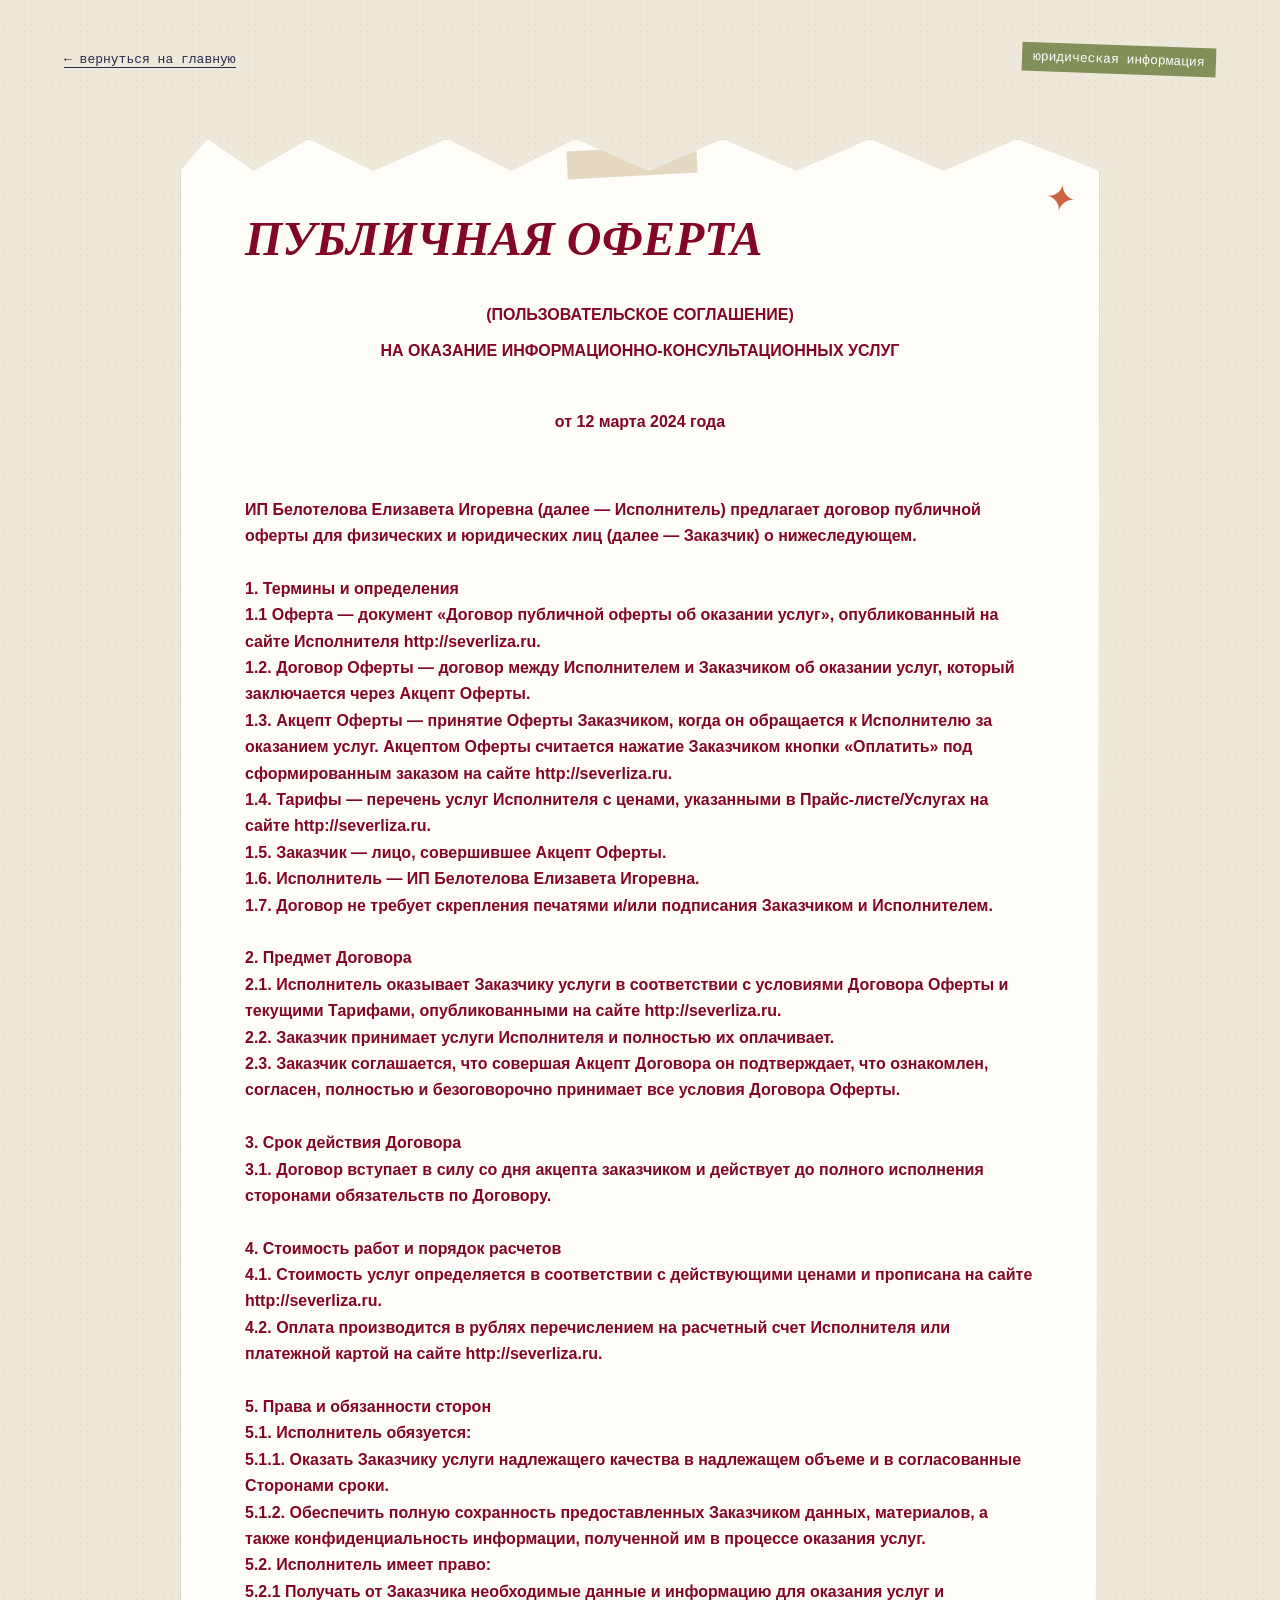
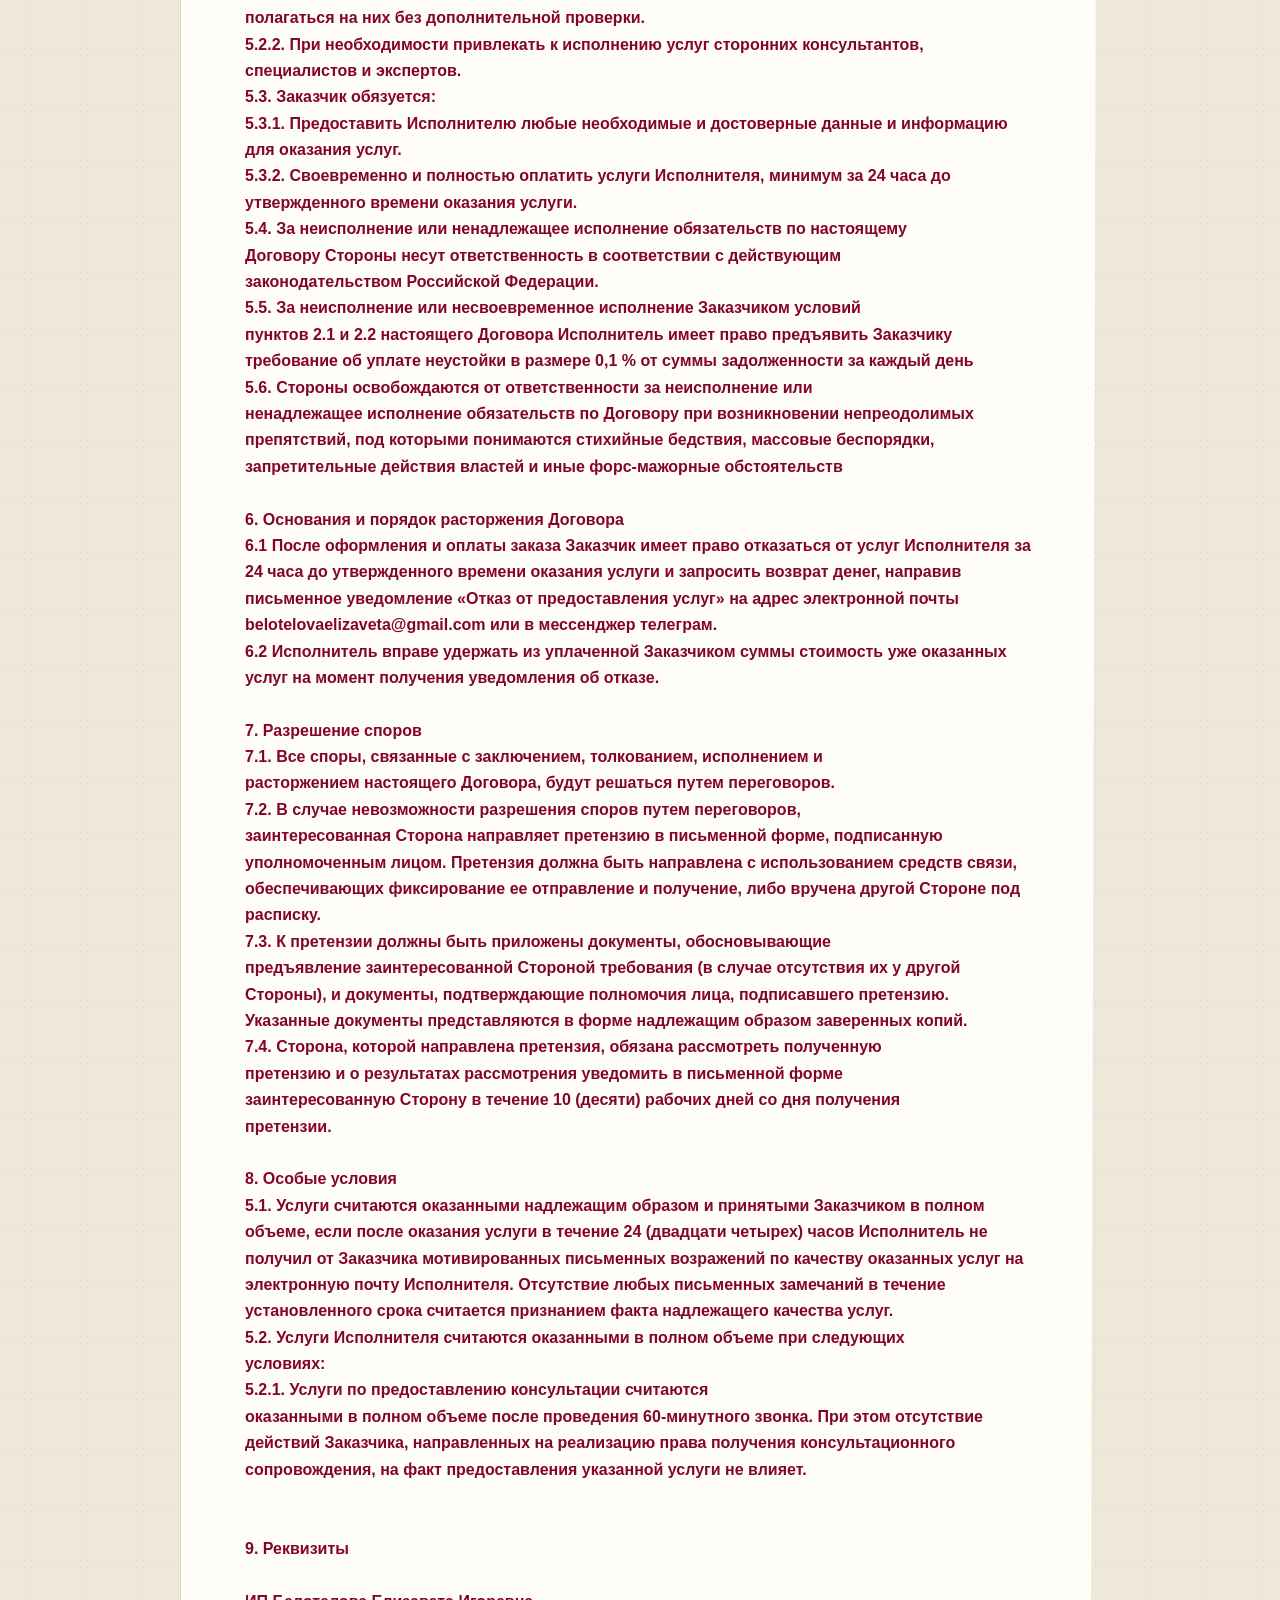
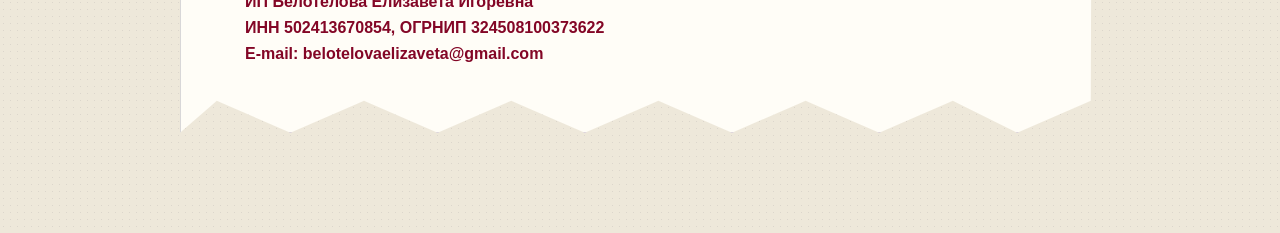
<file: oferta/index.html>
<!DOCTYPE html><html lang="ru"><head><meta charSet="utf-8"/><meta name="viewport" content="width=device-width, initial-scale=1"/><link rel="stylesheet" href="/assets/index-d2fq4Kju.css" data-rsc-css-href="/assets/index-d2fq4Kju.css" data-precedence="vite-rsc/importer-resources"/><link rel="modulepreload" href="/assets/layout-segment-context-3vRIWeok.js" crossorigin=""/><link rel="modulepreload" href="/assets/rolldown-runtime-S-ySWqyJ.js" crossorigin=""/><link rel="modulepreload" href="/assets/index-tDu-mZP7.js" crossorigin=""/><link rel="modulepreload" href="/assets/framework-DjPHiq1u.js" crossorigin=""/><title>Психолог Елизавета Север</title><meta name="description" content="Индивидуальные и парные консультации онлайн и очно в Москве. Терапия тревоги, отношений, жизненных кризисов и самооценки."/><meta name="codex-preview" content="development"/><link rel="modulepreload" href="/assets/index-tDu-mZP7.js" />
</head><body><main class="inner-page"><nav class="inner-nav"><a href="/">← вернуться на главную</a><span>юридическая информация</span></nav><article class="legal-document"><div><p style="text-align: center;"><strong>ПУБЛИЧНАЯ ОФЕРТА </strong></p><p style="text-align: center;"><strong>(ПОЛЬЗОВАТЕЛЬСКОЕ СОГЛАШЕНИЕ)</strong></p><p style="text-align: center;"><strong>НА ОКАЗАНИЕ ИНФОРМАЦИОННО-КОНСУЛЬТАЦИОННЫХ УСЛУГ</strong></p><br><p style="text-align: center;"><strong> от 12 марта 2024 года</strong></p><br><br><strong>ИП Белотелова Елизавета Игоревна (далее — Исполнитель) предлагает договор публичной оферты для физических и юридических лиц (далее — Заказчик) о нижеследующем.</strong><br><br><strong>1. Термины и определения</strong><br><strong>1.1 Оферта — документ «Договор публичной оферты об оказании услуг», опубликованный на сайте Исполнителя http://severliza.ru.</strong><br><strong>1.2. Договор Оферты — договор между Исполнителем и Заказчиком об оказании услуг, который заключается через Акцепт Оферты.</strong><br><strong>1.3. Акцепт Оферты — принятие Оферты Заказчиком, когда он обращается к Исполнителю за оказанием услуг. Акцептом Оферты считается нажатие Заказчиком кнопки «Оплатить» под сформированным заказом на сайте http://severliza.ru.</strong><br><strong>1.4. Тарифы — перечень услуг Исполнителя с ценами, указанными в Прайс-листе/Услугах на сайте http://severliza.ru.</strong><br><strong>1.5. Заказчик — лицо, совершившее Акцепт Оферты.</strong><br><strong>1.6. Исполнитель — ИП Белотелова Елизавета Игоревна.</strong><br><strong>1.7. Договор не требует скрепления печатями и/или подписания Заказчиком и Исполнителем.</strong><br><br><strong>2. Предмет Договора </strong><br><strong>2.1. Исполнитель оказывает Заказчику услуги в соответствии с условиями Договора Оферты и текущими Тарифами, опубликованными на сайте http://severliza.ru.</strong><br><strong>2.2. Заказчик принимает услуги Исполнителя и полностью их оплачивает.</strong><br><strong>2.3. Заказчик соглашается, что совершая Акцепт Договора он подтверждает, что ознакомлен, согласен, полностью и безоговорочно принимает все условия Договора Оферты.</strong><br><br><strong>3. Срок действия Договора</strong><br><strong>3.1. Договор вступает в силу со дня акцепта заказчиком и действует до полного исполнения сторонами обязательств по Договору.</strong><br><br><strong>4. Стоимость работ и порядок расчетов</strong><br><strong>4.1. Стоимость услуг определяется в соответствии с действующими ценами и прописана на сайте http://severliza.ru.</strong><br><strong>4.2. Оплата производится в рублях перечислением на расчетный счет Исполнителя или платежной картой на сайте http://severliza.ru.</strong><br><br><strong>5. Права и обязанности сторон</strong><br><strong>5.1. Исполнитель обязуется:</strong><br><strong>5.1.1. Оказать Заказчику услуги надлежащего качества в надлежащем объеме и в согласованные Сторонами сроки.</strong><br><strong>5.1.2. Обеспечить полную сохранность предоставленных Заказчиком данных, материалов, а также конфиденциальность информации, полученной им в процессе оказания услуг.</strong><br><strong>5.2. Исполнитель имеет право:</strong><br><strong>5.2.1 Получать от Заказчика необходимые данные и информацию для оказания услуг и полагаться на них без дополнительной проверки.</strong><br><strong>5.2.2. При необходимости привлекать к исполнению услуг сторонних консультантов, специалистов и экспертов.</strong><br><strong>5.3. Заказчик обязуется:</strong><br><strong>5.3.1. Предоставить Исполнителю любые необходимые и достоверные данные и информацию для оказания услуг.</strong><br><strong>5.3.2. Своевременно и полностью оплатить услуги Исполнителя, минимум за 24 часа до утвержденного времени оказания услуги. </strong><br><strong>5.4. За неисполнение или ненадлежащее исполнение обязательств по настоящему</strong><br><strong>Договору Стороны несут ответственность в соответствии с действующим</strong><br><strong>законодательством Российской Федерации.</strong><br><strong>5.5. За неисполнение или несвоевременное исполнение Заказчиком условий</strong><br><strong>пунктов 2.1 и 2.2 настоящего Договора Исполнитель имеет право предъявить Заказчику требование об уплате неустойки в размере 0,1 % от суммы задолженности за каждый день</strong><br><strong>5.6. Стороны освобождаются от ответственности за неисполнение или</strong><br><strong>ненадлежащее исполнение обязательств по Договору при возникновении непреодолимых препятствий, под которыми понимаются стихийные бедствия, массовые беспорядки, запретительные действия властей и иные форс-мажорные обстоятельств</strong><br><br><strong>6. Основания и порядок расторжения Договора</strong><br><strong>6.1 После оформления и оплаты заказа Заказчик имеет право отказаться от услуг Исполнителя за 24 часа до утвержденного времени оказания услуги и запросить возврат денег, направив письменное уведомление «Отказ от предоставления услуг» на адрес электронной почты <a href="mailto:belotelovaelizaveta@gmail.com">belotelovaelizaveta@gmail.com</a> или в мессенджер телеграм.</strong><br><strong>6.2 Исполнитель вправе удержать из уплаченной Заказчиком суммы стоимость уже оказанных услуг на момент получения уведомления об отказе.</strong><br><br><strong>7. Разрешение споров</strong><br><strong>7.1. Все споры, связанные с заключением, толкованием, исполнением и</strong><br><strong>расторжением настоящего Договора, будут решаться путем переговоров.</strong><br><strong>7.2. В случае невозможности разрешения споров путем переговоров,</strong><br><strong>заинтересованная Сторона направляет претензию в письменной форме, подписанную</strong><br><strong>уполномоченным лицом. Претензия должна быть направлена с использованием средств связи, обеспечивающих фиксирование ее отправление и получение, либо вручена другой Стороне под расписку.</strong><br><strong>7.3. К претензии должны быть приложены документы, обосновывающие</strong><br><strong>предъявление заинтересованной Стороной требования (в случае отсутствия их у другой Стороны), и документы, подтверждающие полномочия лица, подписавшего претензию. Указанные документы представляются в форме надлежащим образом заверенных копий.</strong><br><strong>7.4. Сторона, которой направлена претензия, обязана рассмотреть полученную</strong><br><strong>претензию и о результатах рассмотрения уведомить в письменной форме</strong><br><strong>заинтересованную Сторону в течение 10 (десяти) рабочих дней со дня получения</strong><br><strong>претензии.</strong><br><br><strong>8. Особые условия</strong><br><strong>5.1. Услуги считаются оказанными надлежащим образом и принятыми Заказчиком в полном объеме, если после оказания услуги в течение 24 (двадцати четырех) часов Исполнитель не получил от Заказчика мотивированных письменных возражений по качеству оказанных услуг на электронную почту Исполнителя. Отсутствие любых письменных замечаний в течение установленного срока считается признанием факта надлежащего качества услуг.</strong><br><strong>5.2. Услуги Исполнителя считаются оказанными в полном объеме при следующих</strong><br><strong>условиях:</strong><br><strong>5.2.1. Услуги по предоставлению консультации считаются</strong><br><strong>оказанными в полном объеме после проведения 60-минутного звонка. При этом отсутствие действий Заказчика, направленных на реализацию права получения консультационного сопровождения, на факт предоставления указанной услуги не влияет.</strong><br><br><br><strong>9. Реквизиты</strong><br><br><strong>ИП Белотелова Елизавета Игоревна</strong><br><strong>ИНН 502413670854, ОГРНИП 324508100373622</strong><br><strong>E-mail: belotelovaelizaveta@gmail.com</strong></div></article></main></body></html>
</file>
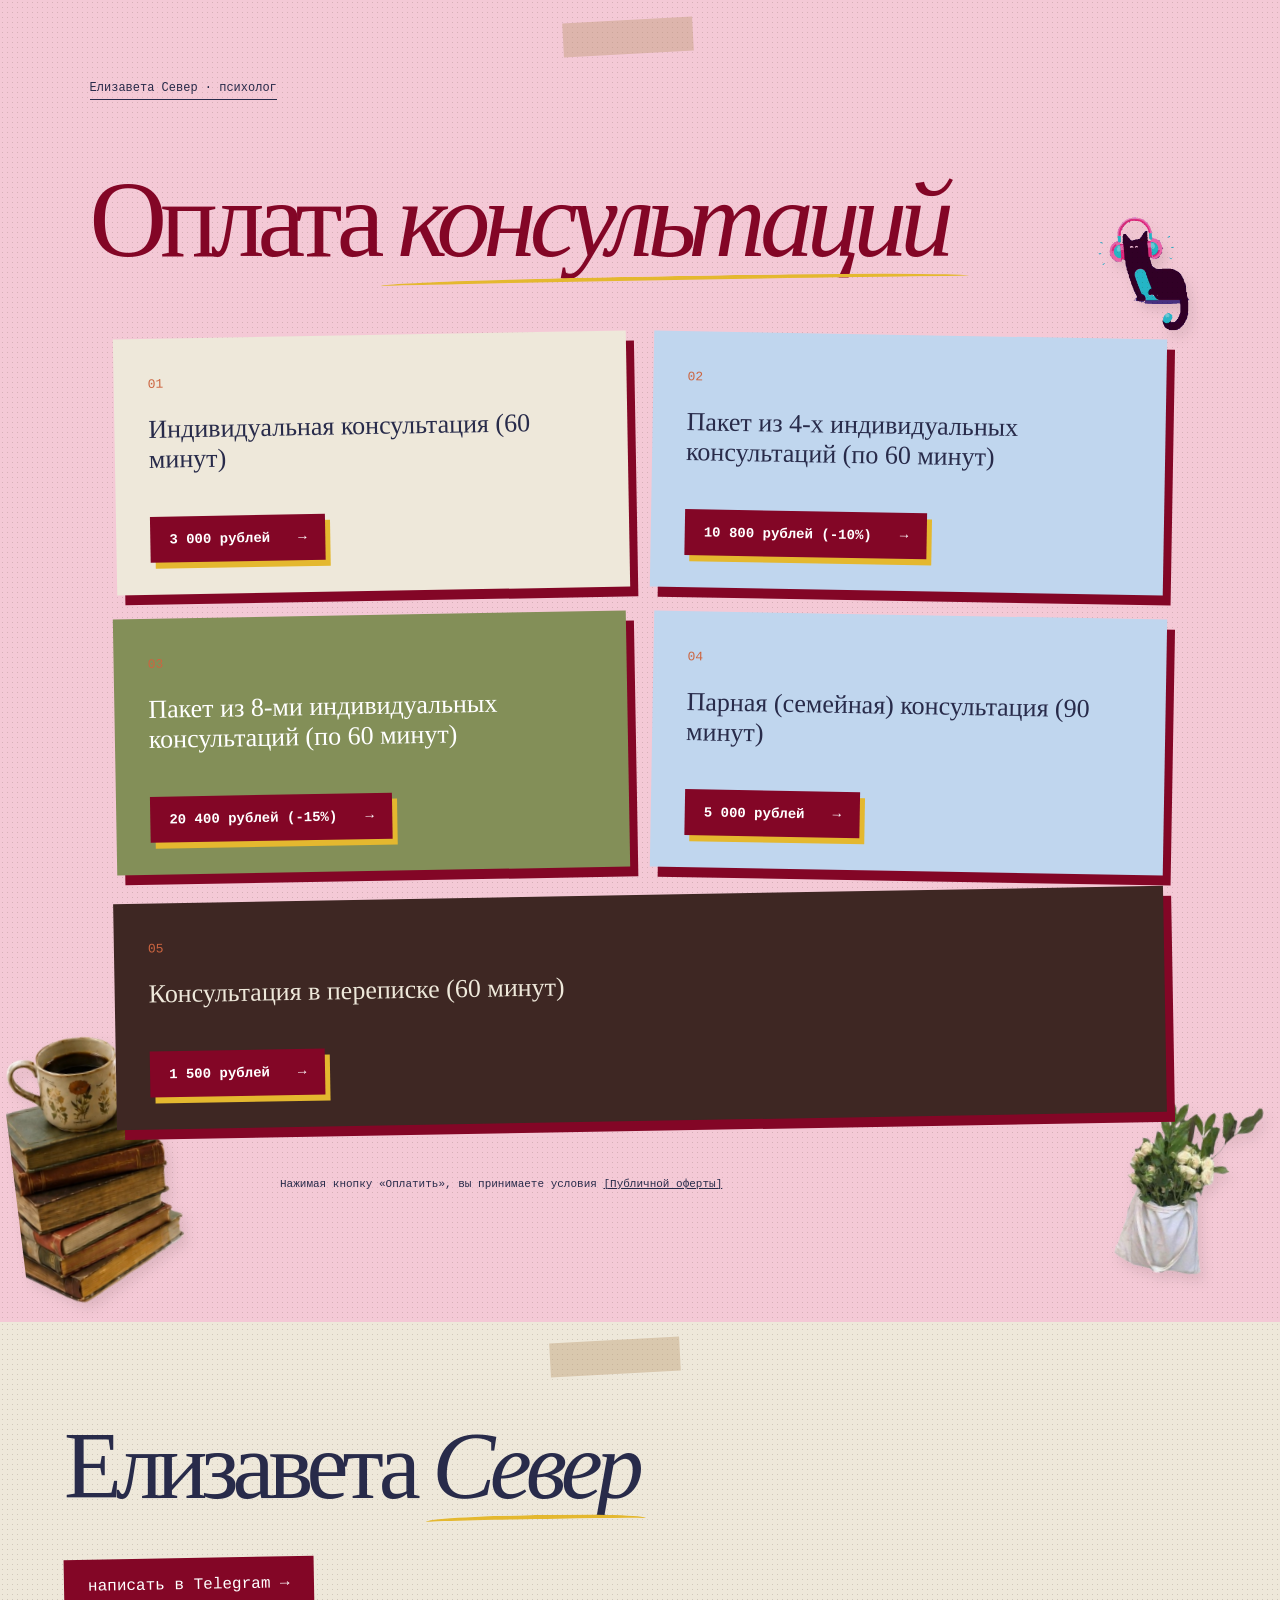
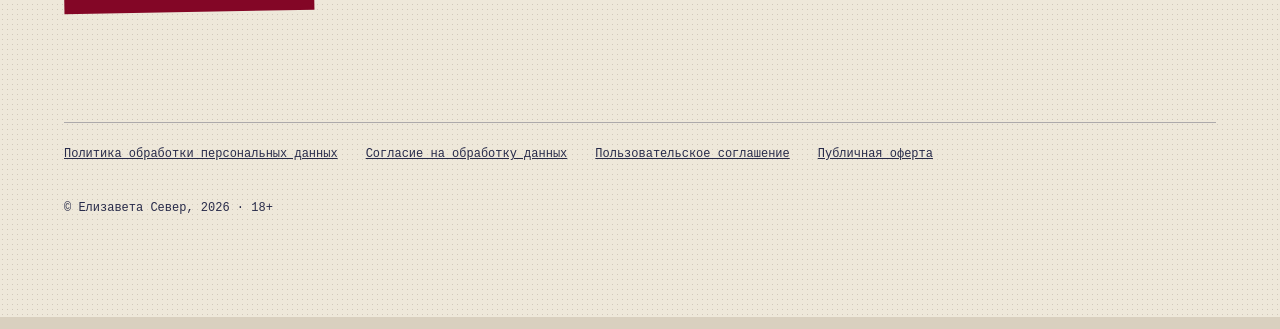
<file: pay3/index.html>
<!DOCTYPE html><html lang="ru"><head><meta charSet="utf-8"/><meta name="viewport" content="width=device-width, initial-scale=1"/><link rel="preload" href="/assets/cat-music-v10-static.png" as="image"/><link rel="preload" href="/assets/coffee-books.png" as="image"/><link rel="preload" href="/assets/flowers.png" as="image"/><link rel="stylesheet" href="/assets/index-d2fq4Kju.css?v=28" data-rsc-css-href="/assets/index-d2fq4Kju.css?v=28" data-precedence="vite-rsc/importer-resources"/><link rel="modulepreload" href="/assets/layout-segment-context-3vRIWeok.js" crossorigin=""/><link rel="modulepreload" href="/assets/rolldown-runtime-S-ySWqyJ.js" crossorigin=""/><link rel="modulepreload" href="/assets/index-tDu-mZP7.js" crossorigin=""/><link rel="modulepreload" href="/assets/framework-DjPHiq1u.js" crossorigin=""/><title>Оплата консультаций — Елизавета Север</title><meta name="description" content="Индивидуальные и парные консультации онлайн и очно в Москве. Терапия тревоги, отношений, жизненных кризисов и самооценки."/><meta name="robots" content="noindex, nofollow"/><meta name="codex-preview" content="development"/><script>self.__VINEXT_RSC_PARAMS__={}</script><script>self.__VINEXT_RSC_NAV__={"pathname":"/pay3","searchParams":[]}</script><link rel="modulepreload" href="/assets/index-tDu-mZP7.js" />
</head><body><main class="pay-page"><section class="pay-sheet"><a class="pay-back" href="/">Елизавета Север · психолог</a><h1>Оплата <span class="doodle-title">консультаций</span></h1><div class="pay-list"><article class="pay-card pay-card-1"><span class="pay-number">0<!-- -->1</span><h2>Индивидуальная консультация (60 минут)</h2><a class="pay-button" href="https://payform.ru/5gciS81/">3 000 рублей<!-- --> <span>→</span></a></article><article class="pay-card pay-card-2"><span class="pay-number">0<!-- -->2</span><h2>Пакет из 4-х индивидуальных консультаций (по 60 минут)</h2><a class="pay-button" href="https://payform.ru/5gciS8t/">10 800 рублей (-10%)<!-- --> <span>→</span></a></article><article class="pay-card pay-card-3"><span class="pay-number">0<!-- -->3</span><h2>Пакет из 8-ми индивидуальных консультаций (по 60 минут)</h2><a class="pay-button" href="https://payform.ru/5gciS9a/">20 400 рублей (-15%)<!-- --> <span>→</span></a></article><article class="pay-card pay-card-4"><span class="pay-number">0<!-- -->4</span><h2>Парная (семейная) консультация (90 минут)</h2><a class="pay-button" href="https://payform.ru/34ciS9x/">5 000 рублей<!-- --> <span>→</span></a></article><article class="pay-card pay-card-5"><span class="pay-number">0<!-- -->5</span><h2>Консультация в переписке (60 минут)</h2><a class="pay-button" href="https://payform.ru/3uciS9X/">1 500 рублей<!-- --> <span>→</span></a></article></div><p class="pay-terms">Нажимая кнопку «Оплатить», вы принимаете условия <a href="/oferta">[Публичной оферты]</a></p><img class="pay-cat" src="/assets/cat-music-v10-static.png" alt="" aria-hidden="true"/><img class="pay-books" src="/assets/coffee-books.png" alt="" aria-hidden="true"/><img class="pay-flower" src="/assets/flowers.png" alt="" aria-hidden="true"/></section><footer class="footer sheet pay-footer"><h2>Елизавета <span class="doodle-title">Север</span></h2><a class="footer-contact" href="https://t.me/lizasever?text=%D0%97%D0%B4%D1%80%D0%B0%D0%B2%D1%81%D1%82%D0%B2%D1%83%D0%B9%D1%82%D0%B5!%20%D0%A5%D0%BE%D1%87%D1%83%20%D0%B7%D0%B0%D0%BF%D0%B8%D1%81%D0%B0%D1%82%D1%8C%D1%81%D1%8F%20%D0%BD%D0%B0%20%D0%BA%D0%BE%D0%BD%D1%81%D1%83%D0%BB%D1%8C%D1%82%D0%B0%D1%86%D0%B8%D1%8E." target="_blank" rel="noreferrer">написать в Telegram →</a><div class="legal"><a href="/od">Политика обработки персональных данных</a><a href="/consent">Согласие на обработку данных</a><a href="/ps">Пользовательское соглашение</a><a href="/oferta">Публичная оферта</a></div><div class="copyright">© Елизавета Север, 2026 · 18+</div></footer></main><script id="_R_">import("/assets/index-tDu-mZP7.js")</script></body></html><script>self.__VINEXT_RSC_CHUNKS__=self.__VINEXT_RSC_CHUNKS__||[];self.__VINEXT_RSC_CHUNKS__.push("2:I[\"8c0f216c4604\",[],\"Children\",1]\n3:I[\"15c18cfaeeff\",[],\"LayoutSegmentProvider\",1]\n4:I[\"8c0f216c4604\",[],\"Slot\",1]\n5:I[\"593f344dc510\",[],\"RedirectBoundary\",1]\n:HL[\"/assets/index-d2fq4Kju.css?v=28\",\"style\"]\n0:{\"__route\":\"route:/pay3\",\"__interceptionContext\":null,\"__layoutIds\":[\"layout:/\"],\"__rootLayout\":\"/\",\"page:/pay3\":\"$L1\",\"layout:/\":[[[[\"$\",\"link\",\"css:/assets/index-d2fq4Kju.css?v=28\",{\"rel\":\"stylesheet\",\"precedence\":\"vite-rsc/importer-resources\",\"href\":\"/assets/index-d2fq4Kju.css?v=28\",\"data-rsc-css-href\":\"/assets/index-d2fq4Kju.css?v=28\"}],\"$undefined\"],[\"$\",\"html\",null,{\"lang\":\"ru\",\"children\":[\"$\",\"body\",null,{\"children\":[\"$\",\"$L2\",null,{}]}]}]],null],\"route:/pay3\":[[[\"$\",\"meta\",null,{\"charSet\":\"utf-8\"}],[[\"$\",\"title\",\"0\",{\"children\":\"Оплата консультаций — Елизавета Север\"}],[\"$\",\"meta\",\"1\",{\"name\":\"description\",\"content\":\"Индивидуальные и парные консультации онлайн и очно в Москве. Терапия тревоги, отношений, жизненных кризисов и самооценки.\"}],[\"$\",\"meta\",\"2\",{\"name\":\"robots\",\"content\":\"noindex, nofollow\"}],[\"$\",\"meta\",\"3\",{\"name\":\"codex-preview\",\"content\":\"development\"}]],[[\"$\",\"meta\",\"0\",{\"name\":\"viewport\",\"content\":\"width=device-width, initial-scale=1\"}]]],[\"$\",\"$L3\",null,{\"segmentMap\":{\"children\":[\"pay3\"]},\"children\":[\"$\",\"$L4\",null,{\"id\":\"layout:/\",\"parallelSlots\":\"$undefined\",\"children\":[\"$\",\"$L5\",null,{\"children\":[\"$\",\"$L3\",null,{\"segmentMap\":{\"children\":[]},\"children\":[\"$\",\"$L4\",null,{\"id\":\"page:/pay3\"}]}]}]}]}]],\"__layoutFlags\":{\"layout:/\":\"s\"},\"__artifactCompatibility\":{\"schemaVersion\":1,\"graphVersion\":\"app-route-graph:1ihh308jb1kbo\",\"deploymentVersion\":\"9dc6383c-e677-428b-8e27-23017582e1a0\",\"appElementsSchemaVersion\":1,\"rscPayloadSchemaVersion\":1,\"rootBoundaryId\":\"/\",\"renderEpoch\":null}}\n")</script><script>self.__VINEXT_RSC_CHUNKS__=self.__VINEXT_RSC_CHUNKS__||[];self.__VINEXT_RSC_CHUNKS__.push(":HL[\"/assets/cat-music-v10-static.png\",\"image\"]\n:HL[\"/assets/coffee-books.png\",\"image\"]\n:HL[\"/assets/flowers.png\",\"image\"]\n")</script><script>self.__VINEXT_RSC_CHUNKS__=self.__VINEXT_RSC_CHUNKS__||[];self.__VINEXT_RSC_CHUNKS__.push("1:[\"$\",\"main\",null,{\"className\":\"pay-page\",\"children\":[[\"$\",\"section\",null,{\"className\":\"pay-sheet\",\"children\":[[\"$\",\"a\",null,{\"className\":\"pay-back\",\"href\":\"/\",\"children\":\"Елизавета Север · психолог\"}],[\"$\",\"h1\",null,{\"children\":[\"Оплата \",[\"$\",\"span\",null,{\"className\":\"doodle-title\",\"children\":\"консультаций\"}]]}],[\"$\",\"div\",null,{\"className\":\"pay-list\",\"children\":[[\"$\",\"article\",\"консультация=3000\",{\"className\":\"pay-card pay-card-1\",\"children\":[[\"$\",\"span\",null,{\"className\":\"pay-number\",\"children\":[\"0\",1]}],[\"$\",\"h2\",null,{\"children\":\"Индивидуальная консультация (60 минут)\"}],[\"$\",\"a\",null,{\"className\":\"pay-button\",\"href\":\"https://payform.ru/5gciS81/\",\"children\":[\"3 000 рублей\",\" \",[\"$\",\"span\",null,{\"children\":\"→\"}]]}]]}],[\"$\",\"article\",\"консультациях4=10800\",{\"className\":\"pay-card pay-card-2\",\"children\":[[\"$\",\"span\",null,{\"className\":\"pay-number\",\"children\":[\"0\",2]}],[\"$\",\"h2\",null,{\"children\":\"Пакет из 4-х индивидуальных консультаций (по 60 минут)\"}],[\"$\",\"a\",null,{\"className\":\"pay-button\",\"href\":\"https://payform.ru/5gciS8t/\",\"children\":[\"10 800 рублей (-10%)\",\" \",[\"$\",\"span\",null,{\"children\":\"→\"}]]}]]}],[\"$\",\"article\",\"консультациях8=20400\",{\"className\":\"pay-card pay-card-3\",\"children\":[[\"$\",\"span\",null,{\"className\":\"pay-number\",\"children\":[\"0\",3]}],[\"$\",\"h2\",null,{\"children\":\"Пакет из 8-ми индивидуальных консультаций (по 60 минут)\"}],[\"$\",\"a\",null,{\"className\":\"pay-button\",\"href\":\"https://payform.ru/5gciS9a/\",\"children\":[\"20 400 рублей (-15%)\",\" \",[\"$\",\"span\",null,{\"children\":\"→\"}]]}]]}],[\"$\",\"article\",\"консультацияпарная=5000\",{\"className\":\"pay-card pay-card-4\",\"children\":[[\"$\",\"span\",null,{\"className\":\"pay-number\",\"children\":[\"0\",4]}],[\"$\",\"h2\",null,{\"children\":\"Парная (семейная) консультация (90 минут)\"}],[\"$\",\"a\",null,{\"className\":\"pay-button\",\"href\":\"https://payform.ru/34ciS9x/\",\"children\":[\"5 000 рублей\",\" \",[\"$\",\"span\",null,{\"children\":\"→\"}]]}]]}],[\"$\",\"article\",\"консультацияпереписка=1500\",{\"className\":\"pay-card pay-card-5\",\"children\":[[\"$\",\"span\",null,{\"className\":\"pay-number\",\"children\":[\"0\",5]}],[\"$\",\"h2\",null,{\"children\":\"Консультация в переписке (60 минут)\"}],[\"$\",\"a\",null,{\"className\":\"pay-button\",\"href\":\"https://payform.ru/3uciS9X/\",\"children\":[\"1 500 рублей\",\" \",[\"$\",\"span\",null,{\"children\":\"→\"}]]}]]}]]}],[\"$\",\"p\",null,{\"className\":\"pay-terms\",\"children\":[\"Нажимая кнопку «Оплатить», вы принимаете условия \",[\"$\",\"a\",null,{\"href\":\"/oferta\",\"children\":\"[Публичной оферты]\"}]]}],[\"$\",\"img\",null,{\"className\":\"pay-cat\",\"src\":\"/assets/cat-music-v10-static.png\",\"alt\":\"\",\"aria-hidden\":\"true\"}],[\"$\",\"img\",null,{\"className\":\"pay-books\",\"src\":\"/assets/coffee-books.png\",\"alt\":\"\",\"aria-hidden\":\"true\"}],[\"$\",\"img\",null,{\"className\":\"pay-flower\",\"src\":\"/assets/flowers.png\",\"alt\":\"\",\"aria-hidden\":\"true\"}]]}],[\"$\",\"footer\",null,{\"className\":\"footer sheet pay-footer\",\"children\":[[\"$\",\"h2\",null,{\"children\":[\"Елизавета \",[\"$\",\"span\",null,{\"className\":\"doodle-title\",\"children\":\"Север\"}]]}],[\"$\",\"a\",null,{\"className\":\"footer-contact\",\"href\":\"https://t.me/lizasever?text=%D0%97%D0%B4%D1%80%D0%B0%D0%B2%D1%81%D1%82%D0%B2%D1%83%D0%B9%D1%82%D0%B5!%20%D0%A5%D0%BE%D1%87%D1%83%20%D0%B7%D0%B0%D0%BF%D0%B8%D1%81%D0%B0%D1%82%D1%8C%D1%81%D1%8F%20%D0%BD%D0%B0%20%D0%BA%D0%BE%D0%BD%D1%81%D1%83%D0%BB%D1%8C%D1%82%D0%B0%D1%86%D0%B8%D1%8E.\",\"target\":\"_blank\",\"rel\":\"noreferrer\",\"children\":\"написать в Telegram →\"}],[\"$\",\"div\",null,{\"className\":\"legal\",\"children\":[[\"$\",\"a\",null,{\"href\":\"/od\",\"children\":\"Политика обработки персональных данных\"}],[\"$\",\"a\",null,{\"href\":\"/consent\",\"children\":\"Согласие на обработку данных\"}],[\"$\",\"a\",null,{\"href\":\"/ps\",\"children\":\"Пользовательское соглашение\"}],[\"$\",\"a\",null,{\"href\":\"/oferta\",\"children\":\"Публичная оферта\"}]]}],[\"$\",\"div\",null,{\"className\":\"copyright\",\"children\":\"© Елизавета Север, 2026 · 18+\"}]]}]]}]\n")</script><script>self.__VINEXT_RSC_DONE__=true</script>
</file>
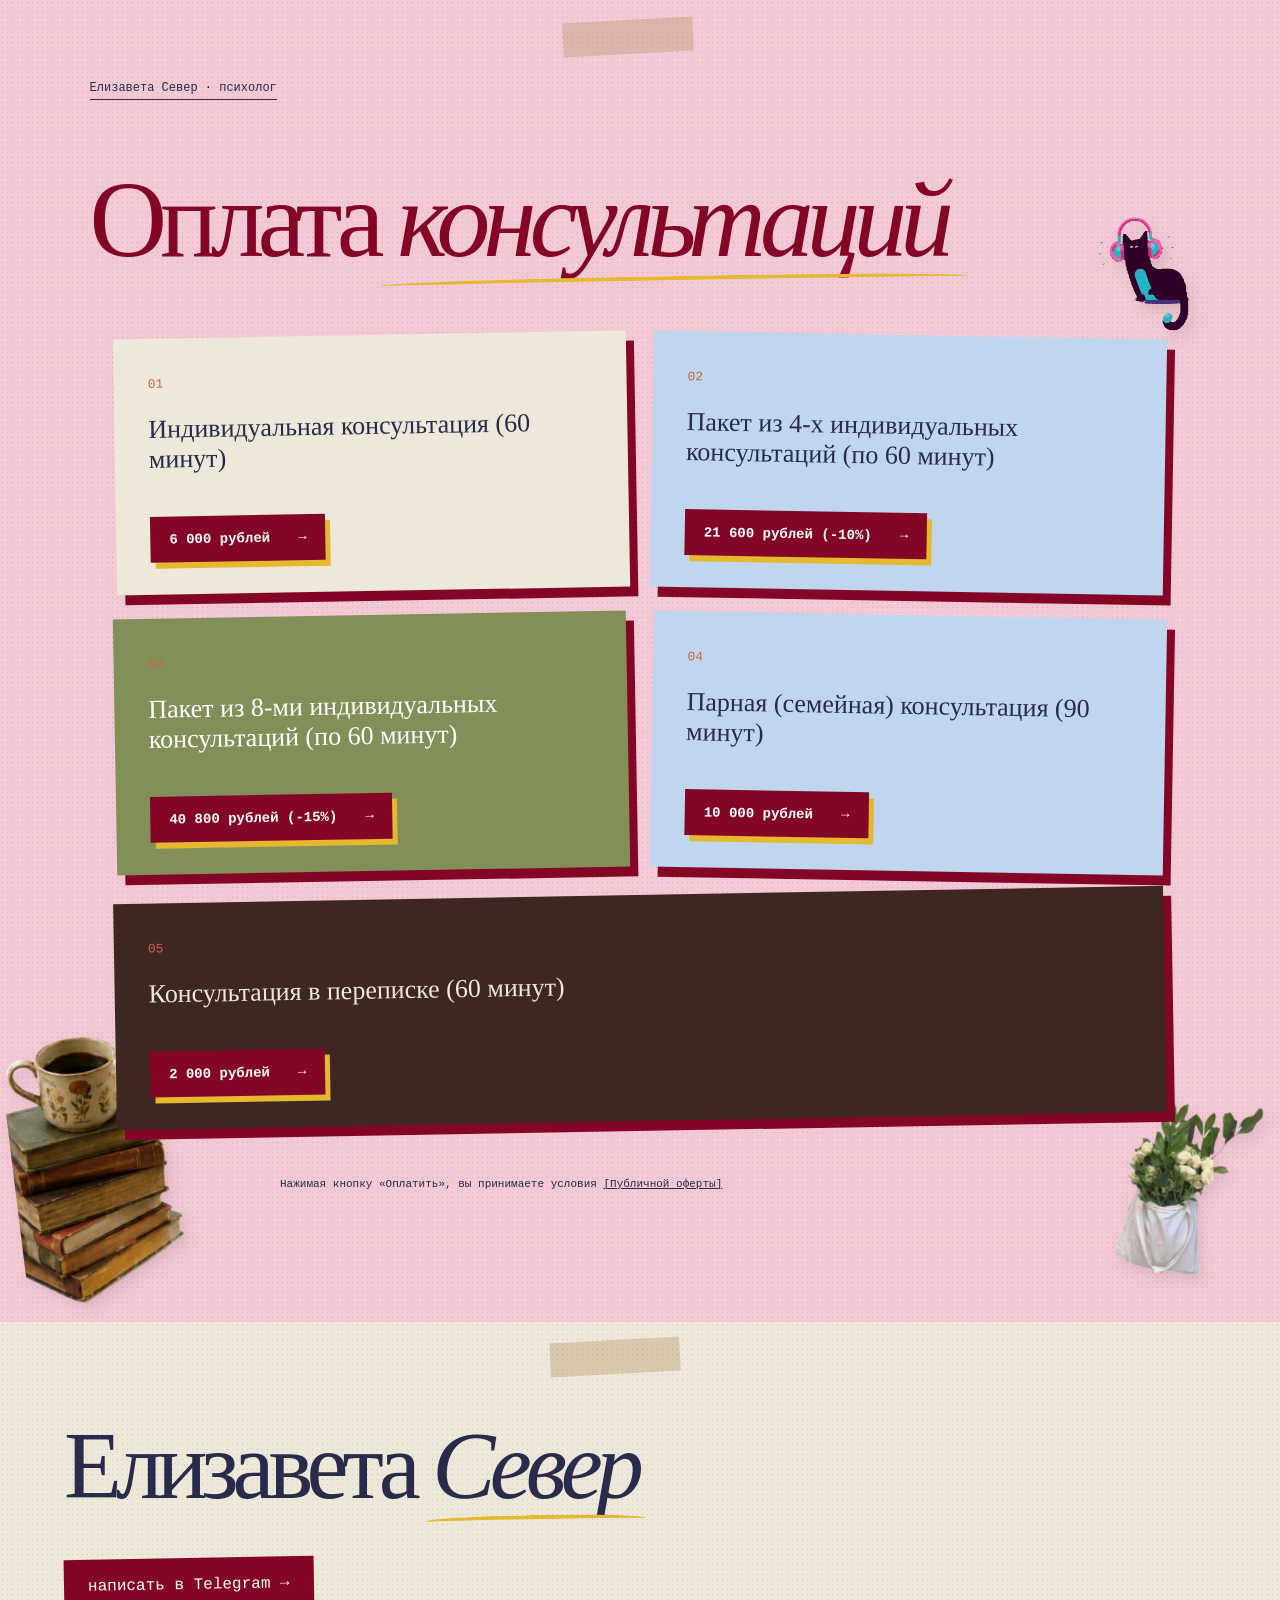
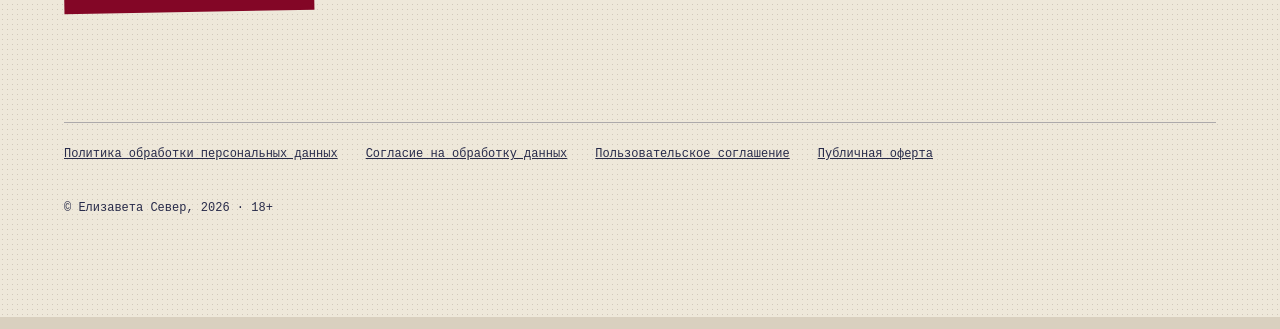
<file: pay6/index.html>
<!DOCTYPE html><html lang="ru"><head><meta charSet="utf-8"/><meta name="viewport" content="width=device-width, initial-scale=1"/><link rel="preload" href="/assets/cat-music-v10-static.png" as="image"/><link rel="preload" href="/assets/coffee-books.png" as="image"/><link rel="preload" href="/assets/flowers.png" as="image"/><link rel="stylesheet" href="/assets/index-d2fq4Kju.css?v=28" data-rsc-css-href="/assets/index-d2fq4Kju.css?v=28" data-precedence="vite-rsc/importer-resources"/><link rel="modulepreload" href="/assets/layout-segment-context-3vRIWeok.js" crossorigin=""/><link rel="modulepreload" href="/assets/rolldown-runtime-S-ySWqyJ.js" crossorigin=""/><link rel="modulepreload" href="/assets/index-tDu-mZP7.js" crossorigin=""/><link rel="modulepreload" href="/assets/framework-DjPHiq1u.js" crossorigin=""/><title>Оплата консультаций — Елизавета Север</title><meta name="description" content="Индивидуальные и парные консультации онлайн и очно в Москве. Терапия тревоги, отношений, жизненных кризисов и самооценки."/><meta name="robots" content="noindex, nofollow"/><meta name="codex-preview" content="development"/><script>self.__VINEXT_RSC_PARAMS__={}</script><script>self.__VINEXT_RSC_NAV__={"pathname":"/pay6","searchParams":[]}</script><link rel="modulepreload" href="/assets/index-tDu-mZP7.js" />
</head><body><main class="pay-page"><section class="pay-sheet"><a class="pay-back" href="/">Елизавета Север · психолог</a><h1>Оплата <span class="doodle-title">консультаций</span></h1><div class="pay-list"><article class="pay-card pay-card-1"><span class="pay-number">0<!-- -->1</span><h2>Индивидуальная консультация (60 минут)</h2><a class="pay-button" href="https://payform.ru/4fciSaf/">6 000 рублей<!-- --> <span>→</span></a></article><article class="pay-card pay-card-2"><span class="pay-number">0<!-- -->2</span><h2>Пакет из 4-х индивидуальных консультаций (по 60 минут)</h2><a class="pay-button" href="https://payform.ru/4wciSaw/">21 600 рублей (-10%)<!-- --> <span>→</span></a></article><article class="pay-card pay-card-3"><span class="pay-number">0<!-- -->3</span><h2>Пакет из 8-ми индивидуальных консультаций (по 60 минут)</h2><a class="pay-button" href="https://payform.ru/5cciSaJ/">40 800 рублей (-15%)<!-- --> <span>→</span></a></article><article class="pay-card pay-card-4"><span class="pay-number">0<!-- -->4</span><h2>Парная (семейная) консультация (90 минут)</h2><a class="pay-button" href="https://payform.ru/5qciSaX/">10 000 рублей<!-- --> <span>→</span></a></article><article class="pay-card pay-card-5"><span class="pay-number">0<!-- -->5</span><h2>Консультация в переписке (60 минут)</h2><a class="pay-button" href="https://payform.ru/6dciSbh/">2 000 рублей<!-- --> <span>→</span></a></article></div><p class="pay-terms">Нажимая кнопку «Оплатить», вы принимаете условия <a href="/oferta">[Публичной оферты]</a></p><img class="pay-cat" src="/assets/cat-music-v10-static.png" alt="" aria-hidden="true"/><img class="pay-books" src="/assets/coffee-books.png" alt="" aria-hidden="true"/><img class="pay-flower" src="/assets/flowers.png" alt="" aria-hidden="true"/></section><footer class="footer sheet pay-footer"><h2>Елизавета <span class="doodle-title">Север</span></h2><a class="footer-contact" href="https://t.me/lizasever?text=%D0%97%D0%B4%D1%80%D0%B0%D0%B2%D1%81%D1%82%D0%B2%D1%83%D0%B9%D1%82%D0%B5!%20%D0%A5%D0%BE%D1%87%D1%83%20%D0%B7%D0%B0%D0%BF%D0%B8%D1%81%D0%B0%D1%82%D1%8C%D1%81%D1%8F%20%D0%BD%D0%B0%20%D0%BA%D0%BE%D0%BD%D1%81%D1%83%D0%BB%D1%8C%D1%82%D0%B0%D1%86%D0%B8%D1%8E." target="_blank" rel="noreferrer">написать в Telegram →</a><div class="legal"><a href="/od">Политика обработки персональных данных</a><a href="/consent">Согласие на обработку данных</a><a href="/ps">Пользовательское соглашение</a><a href="/oferta">Публичная оферта</a></div><div class="copyright">© Елизавета Север, 2026 · 18+</div></footer></main><script id="_R_">import("/assets/index-tDu-mZP7.js")</script></body></html><script>self.__VINEXT_RSC_CHUNKS__=self.__VINEXT_RSC_CHUNKS__||[];self.__VINEXT_RSC_CHUNKS__.push("2:I[\"8c0f216c4604\",[],\"Children\",1]\n3:I[\"15c18cfaeeff\",[],\"LayoutSegmentProvider\",1]\n4:I[\"8c0f216c4604\",[],\"Slot\",1]\n5:I[\"593f344dc510\",[],\"RedirectBoundary\",1]\n:HL[\"/assets/index-d2fq4Kju.css?v=28\",\"style\"]\n0:{\"__route\":\"route:/pay6\",\"__interceptionContext\":null,\"__layoutIds\":[\"layout:/\"],\"__rootLayout\":\"/\",\"page:/pay6\":\"$L1\",\"layout:/\":[[[[\"$\",\"link\",\"css:/assets/index-d2fq4Kju.css?v=28\",{\"rel\":\"stylesheet\",\"precedence\":\"vite-rsc/importer-resources\",\"href\":\"/assets/index-d2fq4Kju.css?v=28\",\"data-rsc-css-href\":\"/assets/index-d2fq4Kju.css?v=28\"}],\"$undefined\"],[\"$\",\"html\",null,{\"lang\":\"ru\",\"children\":[\"$\",\"body\",null,{\"children\":[\"$\",\"$L2\",null,{}]}]}]],null],\"route:/pay6\":[[[\"$\",\"meta\",null,{\"charSet\":\"utf-8\"}],[[\"$\",\"title\",\"0\",{\"children\":\"Оплата консультаций — Елизавета Север\"}],[\"$\",\"meta\",\"1\",{\"name\":\"description\",\"content\":\"Индивидуальные и парные консультации онлайн и очно в Москве. Терапия тревоги, отношений, жизненных кризисов и самооценки.\"}],[\"$\",\"meta\",\"2\",{\"name\":\"robots\",\"content\":\"noindex, nofollow\"}],[\"$\",\"meta\",\"3\",{\"name\":\"codex-preview\",\"content\":\"development\"}]],[[\"$\",\"meta\",\"0\",{\"name\":\"viewport\",\"content\":\"width=device-width, initial-scale=1\"}]]],[\"$\",\"$L3\",null,{\"segmentMap\":{\"children\":[\"pay6\"]},\"children\":[\"$\",\"$L4\",null,{\"id\":\"layout:/\",\"parallelSlots\":\"$undefined\",\"children\":[\"$\",\"$L5\",null,{\"children\":[\"$\",\"$L3\",null,{\"segmentMap\":{\"children\":[]},\"children\":[\"$\",\"$L4\",null,{\"id\":\"page:/pay6\"}]}]}]}]}]],\"__layoutFlags\":{\"layout:/\":\"s\"},\"__artifactCompatibility\":{\"schemaVersion\":1,\"graphVersion\":\"app-route-graph:prkhgw1on0r8c\",\"deploymentVersion\":\"9dc6383c-e677-428b-8e27-23017582e1a0\",\"appElementsSchemaVersion\":1,\"rscPayloadSchemaVersion\":1,\"rootBoundaryId\":\"/\",\"renderEpoch\":null}}\n")</script><script>self.__VINEXT_RSC_CHUNKS__=self.__VINEXT_RSC_CHUNKS__||[];self.__VINEXT_RSC_CHUNKS__.push(":HL[\"/assets/cat-music-v10-static.png\",\"image\"]\n:HL[\"/assets/coffee-books.png\",\"image\"]\n:HL[\"/assets/flowers.png\",\"image\"]\n")</script><script>self.__VINEXT_RSC_CHUNKS__=self.__VINEXT_RSC_CHUNKS__||[];self.__VINEXT_RSC_CHUNKS__.push("1:[\"$\",\"main\",null,{\"className\":\"pay-page\",\"children\":[[\"$\",\"section\",null,{\"className\":\"pay-sheet\",\"children\":[[\"$\",\"a\",null,{\"className\":\"pay-back\",\"href\":\"/\",\"children\":\"Елизавета Север · психолог\"}],[\"$\",\"h1\",null,{\"children\":[\"Оплата \",[\"$\",\"span\",null,{\"className\":\"doodle-title\",\"children\":\"консультаций\"}]]}],[\"$\",\"div\",null,{\"className\":\"pay-list\",\"children\":[[\"$\",\"article\",\"консультация=6000\",{\"className\":\"pay-card pay-card-1\",\"children\":[[\"$\",\"span\",null,{\"className\":\"pay-number\",\"children\":[\"0\",1]}],[\"$\",\"h2\",null,{\"children\":\"Индивидуальная консультация (60 минут)\"}],[\"$\",\"a\",null,{\"className\":\"pay-button\",\"href\":\"https://payform.ru/4fciSaf/\",\"children\":[\"6 000 рублей\",\" \",[\"$\",\"span\",null,{\"children\":\"→\"}]]}]]}],[\"$\",\"article\",\"консультациях4=21600\",{\"className\":\"pay-card pay-card-2\",\"children\":[[\"$\",\"span\",null,{\"className\":\"pay-number\",\"children\":[\"0\",2]}],[\"$\",\"h2\",null,{\"children\":\"Пакет из 4-х индивидуальных консультаций (по 60 минут)\"}],[\"$\",\"a\",null,{\"className\":\"pay-button\",\"href\":\"https://payform.ru/4wciSaw/\",\"children\":[\"21 600 рублей (-10%)\",\" \",[\"$\",\"span\",null,{\"children\":\"→\"}]]}]]}],[\"$\",\"article\",\"консультациях8=40800\",{\"className\":\"pay-card pay-card-3\",\"children\":[[\"$\",\"span\",null,{\"className\":\"pay-number\",\"children\":[\"0\",3]}],[\"$\",\"h2\",null,{\"children\":\"Пакет из 8-ми индивидуальных консультаций (по 60 минут)\"}],[\"$\",\"a\",null,{\"className\":\"pay-button\",\"href\":\"https://payform.ru/5cciSaJ/\",\"children\":[\"40 800 рублей (-15%)\",\" \",[\"$\",\"span\",null,{\"children\":\"→\"}]]}]]}],[\"$\",\"article\",\"консультацияпарная=10000\",{\"className\":\"pay-card pay-card-4\",\"children\":[[\"$\",\"span\",null,{\"className\":\"pay-number\",\"children\":[\"0\",4]}],[\"$\",\"h2\",null,{\"children\":\"Парная (семейная) консультация (90 минут)\"}],[\"$\",\"a\",null,{\"className\":\"pay-button\",\"href\":\"https://payform.ru/5qciSaX/\",\"children\":[\"10 000 рублей\",\" \",[\"$\",\"span\",null,{\"children\":\"→\"}]]}]]}],[\"$\",\"article\",\"консультацияпереписка=2000\",{\"className\":\"pay-card pay-card-5\",\"children\":[[\"$\",\"span\",null,{\"className\":\"pay-number\",\"children\":[\"0\",5]}],[\"$\",\"h2\",null,{\"children\":\"Консультация в переписке (60 минут)\"}],[\"$\",\"a\",null,{\"className\":\"pay-button\",\"href\":\"https://payform.ru/6dciSbh/\",\"children\":[\"2 000 рублей\",\" \",[\"$\",\"span\",null,{\"children\":\"→\"}]]}]]}]]}],[\"$\",\"p\",null,{\"className\":\"pay-terms\",\"children\":[\"Нажимая кнопку «Оплатить», вы принимаете условия \",[\"$\",\"a\",null,{\"href\":\"/oferta\",\"children\":\"[Публичной оферты]\"}]]}],[\"$\",\"img\",null,{\"className\":\"pay-cat\",\"src\":\"/assets/cat-music-v10-static.png\",\"alt\":\"\",\"aria-hidden\":\"true\"}],[\"$\",\"img\",null,{\"className\":\"pay-books\",\"src\":\"/assets/coffee-books.png\",\"alt\":\"\",\"aria-hidden\":\"true\"}],[\"$\",\"img\",null,{\"className\":\"pay-flower\",\"src\":\"/assets/flowers.png\",\"alt\":\"\",\"aria-hidden\":\"true\"}]]}],[\"$\",\"footer\",null,{\"className\":\"footer sheet pay-footer\",\"children\":[[\"$\",\"h2\",null,{\"children\":[\"Елизавета \",[\"$\",\"span\",null,{\"className\":\"doodle-title\",\"children\":\"Север\"}]]}],[\"$\",\"a\",null,{\"className\":\"footer-contact\",\"href\":\"https://t.me/lizasever?text=%D0%97%D0%B4%D1%80%D0%B0%D0%B2%D1%81%D1%82%D0%B2%D1%83%D0%B9%D1%82%D0%B5!%20%D0%A5%D0%BE%D1%87%D1%83%20%D0%B7%D0%B0%D0%BF%D0%B8%D1%81%D0%B0%D1%82%D1%8C%D1%81%D1%8F%20%D0%BD%D0%B0%20%D0%BA%D0%BE%D0%BD%D1%81%D1%83%D0%BB%D1%8C%D1%82%D0%B0%D1%86%D0%B8%D1%8E.\",\"target\":\"_blank\",\"rel\":\"noreferrer\",\"children\":\"написать в Telegram →\"}],[\"$\",\"div\",null,{\"className\":\"legal\",\"children\":[[\"$\",\"a\",null,{\"href\":\"/od\",\"children\":\"Политика обработки персональных данных\"}],[\"$\",\"a\",null,{\"href\":\"/consent\",\"children\":\"Согласие на обработку данных\"}],[\"$\",\"a\",null,{\"href\":\"/ps\",\"children\":\"Пользовательское соглашение\"}],[\"$\",\"a\",null,{\"href\":\"/oferta\",\"children\":\"Публичная оферта\"}]]}],[\"$\",\"div\",null,{\"className\":\"copyright\",\"children\":\"© Елизавета Север, 2026 · 18+\"}]]}]]}]\n")</script><script>self.__VINEXT_RSC_DONE__=true</script>
</file>
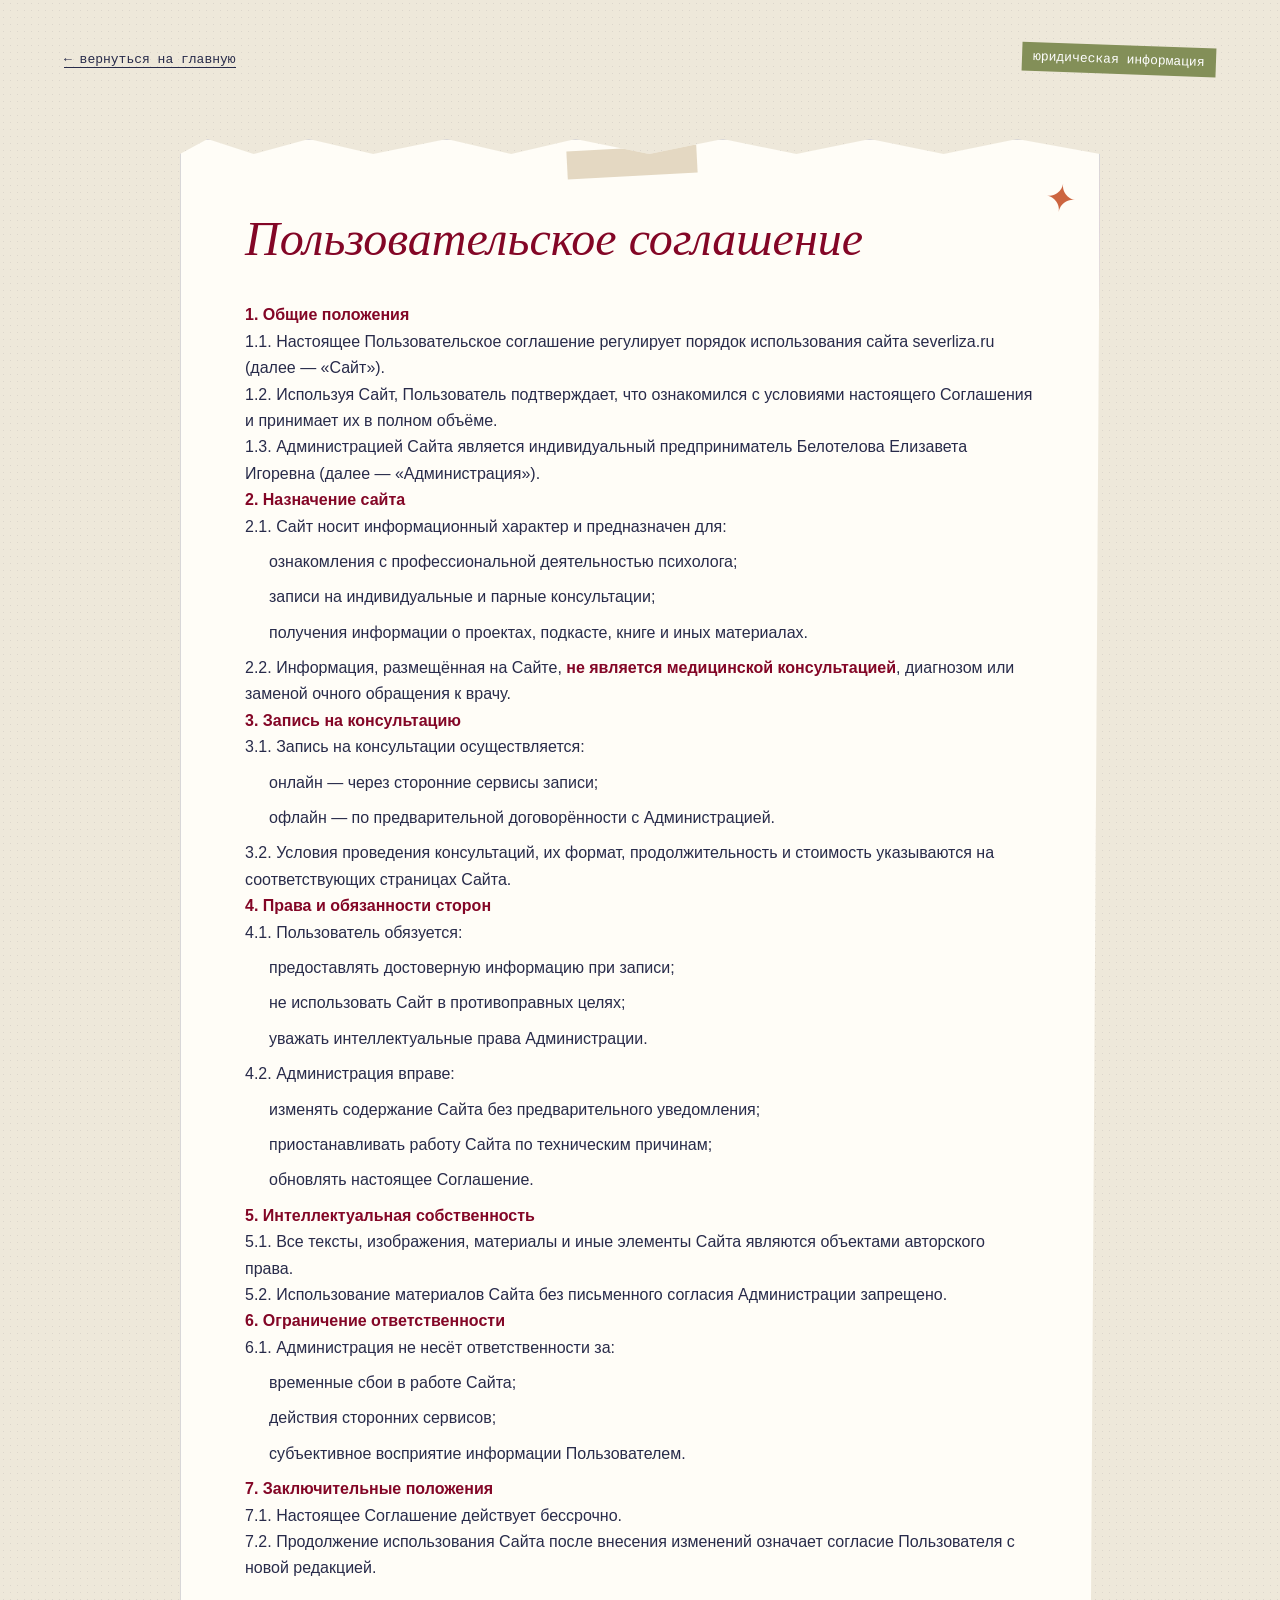
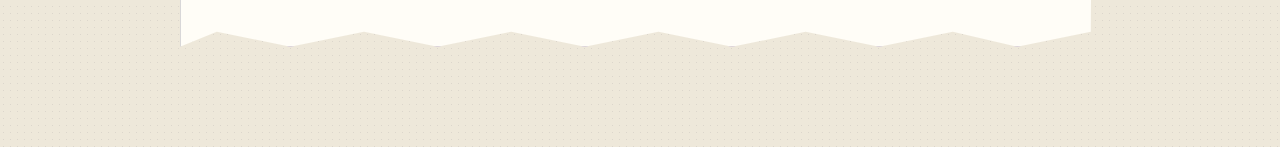
<file: ps/index.html>
<!DOCTYPE html><html lang="ru"><head><meta charSet="utf-8"/><meta name="viewport" content="width=device-width, initial-scale=1"/><link rel="stylesheet" href="/assets/index-d2fq4Kju.css" data-rsc-css-href="/assets/index-d2fq4Kju.css" data-precedence="vite-rsc/importer-resources"/><link rel="modulepreload" href="/assets/layout-segment-context-3vRIWeok.js" crossorigin=""/><link rel="modulepreload" href="/assets/rolldown-runtime-S-ySWqyJ.js" crossorigin=""/><link rel="modulepreload" href="/assets/index-tDu-mZP7.js" crossorigin=""/><link rel="modulepreload" href="/assets/framework-DjPHiq1u.js" crossorigin=""/><title>Психолог Елизавета Север</title><meta name="description" content="Индивидуальные и парные консультации онлайн и очно в Москве. Терапия тревоги, отношений, жизненных кризисов и самооценки."/><meta name="codex-preview" content="development"/><script>self.__VINEXT_RSC_PARAMS__={}</script><script>self.__VINEXT_RSC_NAV__={"pathname":"/ps","searchParams":[]}</script><link rel="modulepreload" href="/assets/index-tDu-mZP7.js" />
</head><body><main class="inner-page"><nav class="inner-nav"><a href="/">← вернуться на главную</a><span>юридическая информация</span></nav><article class="legal-document"><div><p style="text-align: center;"><strong> </strong>Пользовательское соглашение</p><strong>1. Общие положения</strong><br>1.1. Настоящее Пользовательское соглашение регулирует порядок использования сайта severliza.ru (далее — «Сайт»).<br>1.2. Используя Сайт, Пользователь подтверждает, что ознакомился с условиями настоящего Соглашения и принимает их в полном объёме.<br>1.3. Администрацией Сайта является индивидуальный предприниматель Белотелова Елизавета Игоревна (далее — «Администрация»).<br><strong>2. Назначение сайта</strong><br>2.1. Сайт носит информационный характер и предназначен для:<br><ul><li data-list="bullet">ознакомления с профессиональной деятельностью психолога;</li><li data-list="bullet">записи на индивидуальные и парные консультации;</li><li data-list="bullet">получения информации о проектах, подкасте, книге и иных материалах.</li></ul>2.2. Информация, размещённая на Сайте, <strong>не является медицинской консультацией</strong>, диагнозом или заменой очного обращения к врачу.<br><strong>3. Запись на консультацию</strong><br>3.1. Запись на консультации осуществляется:<br><ul><li data-list="bullet">онлайн — через сторонние сервисы записи;</li><li data-list="bullet">офлайн — по предварительной договорённости с Администрацией.</li></ul>3.2. Условия проведения консультаций, их формат, продолжительность и стоимость указываются на соответствующих страницах Сайта.<br><strong>4. Права и обязанности сторон</strong><br>4.1. Пользователь обязуется:<br><ul><li data-list="bullet">предоставлять достоверную информацию при записи;</li><li data-list="bullet">не использовать Сайт в противоправных целях;</li><li data-list="bullet">уважать интеллектуальные права Администрации.</li></ul>4.2. Администрация вправе:<br><ul><li data-list="bullet">изменять содержание Сайта без предварительного уведомления;</li><li data-list="bullet">приостанавливать работу Сайта по техническим причинам;</li><li data-list="bullet">обновлять настоящее Соглашение.</li></ul><strong>5. Интеллектуальная собственность</strong><br>5.1. Все тексты, изображения, материалы и иные элементы Сайта являются объектами авторского права.<br>5.2. Использование материалов Сайта без письменного согласия Администрации запрещено.<br><strong>6. Ограничение ответственности</strong><br>6.1. Администрация не несёт ответственности за:<br><ul><li data-list="bullet">временные сбои в работе Сайта;</li><li data-list="bullet">действия сторонних сервисов;</li><li data-list="bullet">субъективное восприятие информации Пользователем.</li></ul><strong>7. Заключительные положения</strong><br>7.1. Настоящее Соглашение действует бессрочно.<br>7.2. Продолжение использования Сайта после внесения изменений означает согласие Пользователя с новой редакцией.</div></article></main><script id="_R_">import("/assets/index-tDu-mZP7.js")</script></body></html><script>self.__VINEXT_RSC_CHUNKS__=self.__VINEXT_RSC_CHUNKS__||[];self.__VINEXT_RSC_CHUNKS__.push("2:I[\"8c0f216c4604\",[],\"Children\",1]\n3:I[\"15c18cfaeeff\",[],\"LayoutSegmentProvider\",1]\n4:I[\"8c0f216c4604\",[],\"Slot\",1]\n5:I[\"593f344dc510\",[],\"RedirectBoundary\",1]\n:HL[\"/assets/index-d2fq4Kju.css\",\"style\"]\n0:{\"__route\":\"route:/ps\",\"__interceptionContext\":null,\"__layoutIds\":[\"layout:/\"],\"__rootLayout\":\"/\",\"page:/ps\":\"$L1\",\"layout:/\":[[[[\"$\",\"link\",\"css:/assets/index-d2fq4Kju.css\",{\"rel\":\"stylesheet\",\"precedence\":\"vite-rsc/importer-resources\",\"href\":\"/assets/index-d2fq4Kju.css\",\"data-rsc-css-href\":\"/assets/index-d2fq4Kju.css\"}],\"$undefined\"],[\"$\",\"html\",null,{\"lang\":\"ru\",\"children\":[\"$\",\"body\",null,{\"children\":[\"$\",\"$L2\",null,{}]}]}]],null],\"route:/ps\":[[[\"$\",\"meta\",null,{\"charSet\":\"utf-8\"}],[[\"$\",\"title\",\"0\",{\"children\":\"Психолог Елизавета Север\"}],[\"$\",\"meta\",\"1\",{\"name\":\"description\",\"content\":\"Индивидуальные и парные консультации онлайн и очно в Москве. Терапия тревоги, отношений, жизненных кризисов и самооценки.\"}],[\"$\",\"meta\",\"2\",{\"name\":\"codex-preview\",\"content\":\"development\"}]],[[\"$\",\"meta\",\"0\",{\"name\":\"viewport\",\"content\":\"width=device-width, initial-scale=1\"}]]],[\"$\",\"$L3\",null,{\"segmentMap\":{\"children\":[\"ps\"]},\"children\":[\"$\",\"$L4\",null,{\"id\":\"layout:/\",\"parallelSlots\":\"$undefined\",\"children\":[\"$\",\"$L5\",null,{\"children\":[\"$\",\"$L3\",null,{\"segmentMap\":{\"children\":[]},\"children\":[\"$\",\"$L4\",null,{\"id\":\"page:/ps\"}]}]}]}]}]],\"__layoutFlags\":{\"layout:/\":\"s\"},\"__artifactCompatibility\":{\"schemaVersion\":1,\"graphVersion\":\"app-route-graph:ff2ogf14vikgw\",\"deploymentVersion\":\"9dc6383c-e677-428b-8e27-23017582e1a0\",\"appElementsSchemaVersion\":1,\"rscPayloadSchemaVersion\":1,\"rootBoundaryId\":\"/\",\"renderEpoch\":null}}\n")</script><script>self.__VINEXT_RSC_CHUNKS__=self.__VINEXT_RSC_CHUNKS__||[];self.__VINEXT_RSC_CHUNKS__.push("6:T114e,\u003cp style=\"text-align: center;\"\u003e\u003cstrong\u003e \u003c/strong\u003eПользовательское соглашение\u003c/p\u003e\u003cstrong\u003e1. Общие положения\u003c/strong\u003e\u003cbr\u003e1.1. Настоящее Пользовательское соглашение регулирует порядок использования сайта severliza.ru (далее — «Сайт»).\u003cbr\u003e1.2. Используя Сайт, Пользователь подтверждает, что ознакомился с условиями настоящего Соглашения и принимает их в полном объёме.\u003cbr\u003e1.3. Администрацией Сайта является индивидуальный предприниматель Белотелова Елизавета Игоревна (далее — «Администрация»).\u003cbr\u003e\u003cstrong\u003e2. Назначение сайта\u003c/strong\u003e\u003cbr\u003e2.1. Сайт носит информационный характер и предназначен для:\u003cbr\u003e\u003cul\u003e\u003cli data-list=\"bullet\"\u003eознакомления с профессиональной деятельностью психолога;\u003c/li\u003e\u003cli data-list=\"bullet\"\u003eзаписи на индивидуальные и парные консультации;\u003c/li\u003e\u003cli data-list=\"bullet\"\u003eполучения информации о проектах, подкасте, книге и иных материалах.\u003c/li\u003e\u003c/ul\u003e2.2. Информация, размещённая на Сайте, \u003cstrong\u003eне является медицинской консультацией\u003c/strong\u003e, диагнозом или заменой очного обращения к врачу.\u003cbr\u003e\u003cstrong\u003e3. Запись на консультацию\u003c/strong\u003e\u003cbr\u003e3.1. Запись на консультации осуществляется:\u003cbr\u003e\u003cul\u003e\u003cli data-list=\"bullet\"\u003eонлайн — через сторонние сервисы записи;\u003c/li\u003e\u003cli data-list=\"bullet\"\u003eофлайн — по предварительной договорённости с Администрацией.\u003c/li\u003e\u003c/ul\u003e3.2. Условия проведения консультаций, их формат, продолжительность и стоимость указываются на соответствующих страницах Сайта.\u003cbr\u003e\u003cstrong\u003e4. Права и обязанности сторон\u003c/strong\u003e\u003cbr\u003e4.1. Пользователь обязуется:\u003cbr\u003e\u003cul\u003e\u003cli data-list=\"bullet\"\u003eпредоставлять достоверную информацию при записи;\u003c/li\u003e\u003cli data-list=\"bullet\"\u003eне использовать Сайт в противоправных целях;\u003c/li\u003e\u003cli data-list=\"bullet\"\u003eуважать интеллектуальные права Администрации.\u003c/li\u003e\u003c/ul\u003e4.2. Администрация вправе:\u003cbr\u003e\u003cul\u003e\u003cli data-list=\"bullet\"\u003eизменять содержание Сайта без предварительного уведомления;\u003c/li\u003e\u003cli data-list=\"bullet\"\u003eприостанавливать работу Сайта по техническим причинам;\u003c/li\u003e\u003cli data-list=\"bullet\"\u003eобновлять настоящее Соглашение.\u003c/li\u003e\u003c/ul\u003e\u003cstrong\u003e5. Интеллектуальная собственность\u003c/strong\u003e\u003cbr\u003e5.1. Все тексты, изображения, материалы и иные элементы Сайта являются объектами авторского права.\u003cbr\u003e5.2. Использование материалов Сайта без письменного согласия Администрации запрещено.\u003cbr\u003e\u003cstrong\u003e6. Ограничение ответственности\u003c/strong\u003e\u003cbr\u003e6.1. Администрация не несёт ответственности за:\u003cbr\u003e\u003cul\u003e\u003cli data-list=\"bullet\"\u003eвременные сбои в работе Сайта;\u003c/li\u003e\u003cli data-list=\"bullet\"\u003eдействия сторонних сервисов;\u003c/li\u003e\u003cli data-list=\"bullet\"\u003eсубъективное восприятие информации Пользователем.\u003c/li\u003e\u003c/ul\u003e\u003cstrong\u003e7. Заключительные положения\u003c/strong\u003e\u003cbr\u003e7.1. Настоящее Соглашение действует бессрочно.\u003cbr\u003e7.2. Продолжение использования Сайта после внесения изменений означает согласие Пользователя с новой редакцией.1:[\"$\",\"main\",null,{\"className\":\"inner-page\",\"children\":[[\"$\",\"nav\",null,{\"className\":\"inner-nav\",\"children\":[[\"$\",\"a\",null,{\"href\":\"/\",\"children\":\"← вернуться на главную\"}],[\"$\",\"span\",null,{\"children\":\"юридическая информация\"}]]}],null,[\"$\",\"article\",null,{\"className\":\"legal-document\",\"children\":[\"$\",\"div\",null,{\"dangerouslySetInnerHTML\":{\"__html\":\"$6\"}}]}]]}]\n")</script><script>self.__VINEXT_RSC_DONE__=true</script>
</file>
